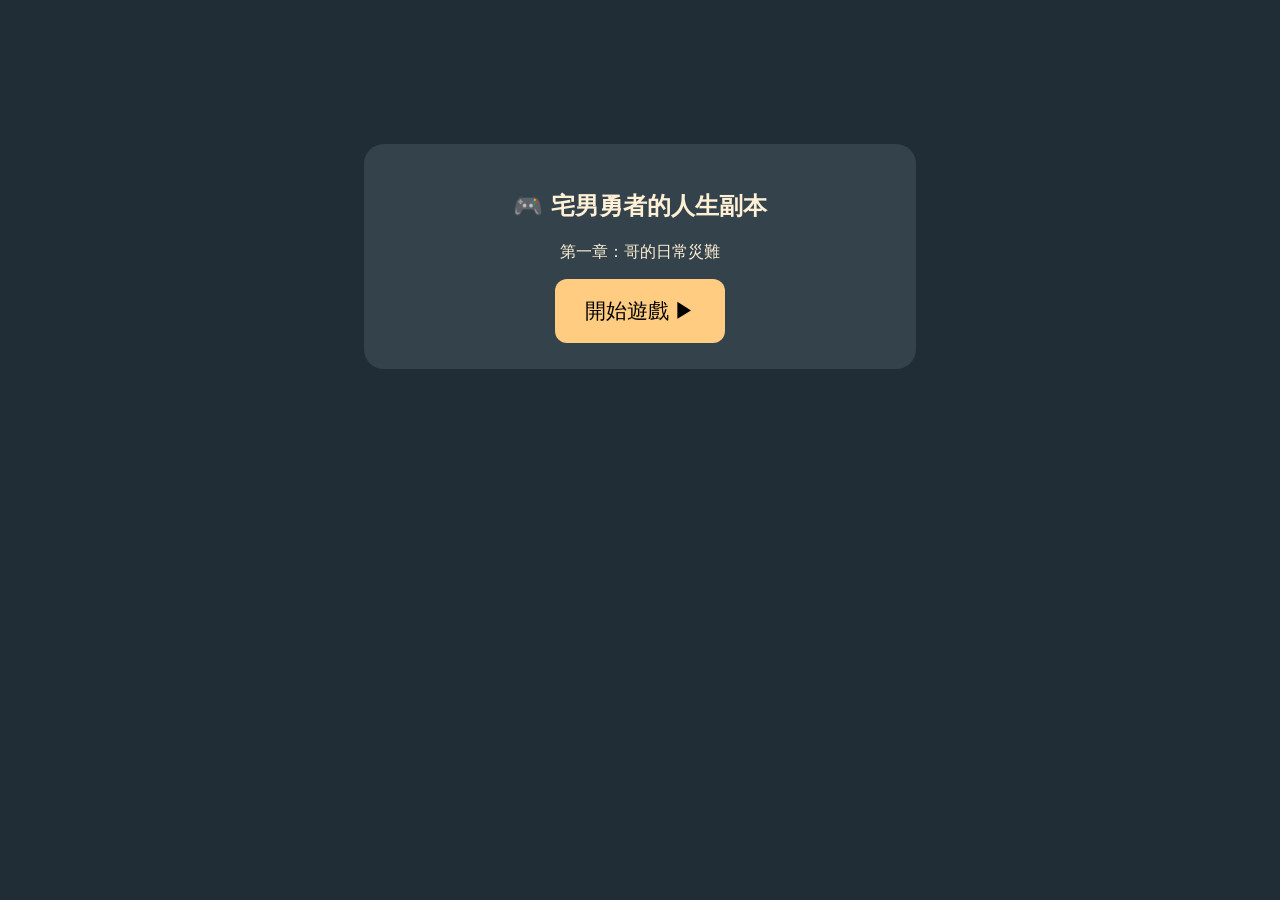
<file: index.html>
<!doctype html><html lang="zh-Hant"><meta charset="utf-8"><meta name="viewport" content="width=device-width,initial-scale=1"><title>宅男勇者的人生副本</title><style>body{background:#202d36;color:#fff0d6;font-family:system-ui;text-align:center;padding:28px}main{max-width:500px;margin:12vh auto;background:#34434b;padding:26px;border-radius:20px}button{background:#ffcc81;border:0;border-radius:12px;padding:18px 30px;font-size:21px;cursor:pointer}#play{display:none}</style><main><section id="home"><h1>🎮 宅男勇者的人生副本</h1><p>第一章：哥的日常災難</p><button onclick="document.getElementById('home').style.display='none';document.getElementById('play').style.display='block'">開始遊戲 ▶</button></section><section id="play"><h1>🎉 成功進入新手村！</h1><p>媽媽：「快去買東西！」</p><p>哥哥：「蛤？又是我喔？」</p><p>妹妹：「不然是我嗎🤣」</p><button onclick="location.reload()">重新開始</button></section></main></html>
</file>
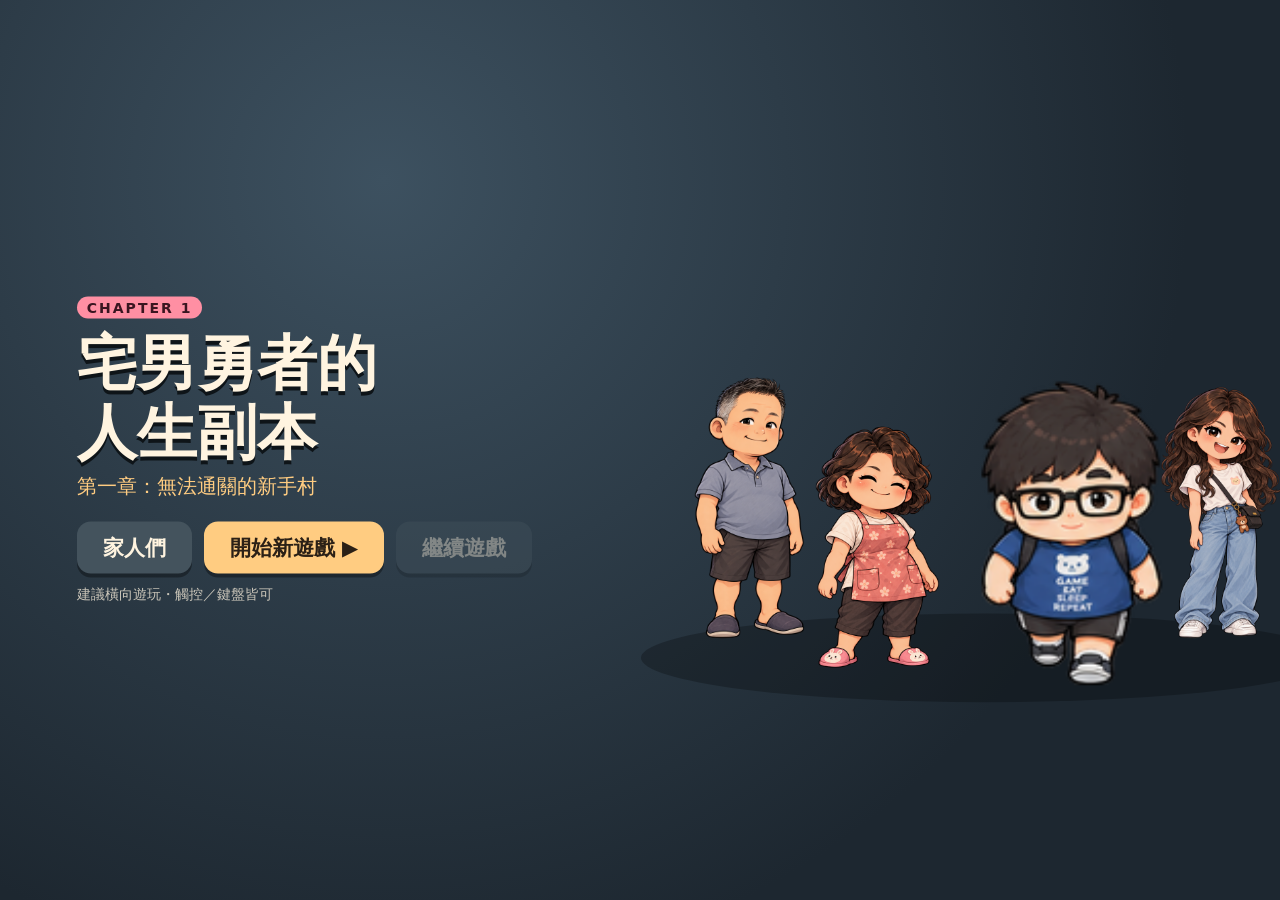
<file: game/index.html>
<!doctype html>
<html lang="zh-Hant">
<head>
<meta charset="utf-8">
<meta name="viewport" content="width=device-width,initial-scale=1,maximum-scale=1,user-scalable=no,viewport-fit=cover">
<meta name="apple-mobile-web-app-capable" content="yes">
<meta name="mobile-web-app-capable" content="yes">
<meta name="apple-mobile-web-app-status-bar-style" content="black-translucent">
<meta name="apple-mobile-web-app-title" content="宅男勇者">
<meta name="format-detection" content="telephone=no">
<meta name="theme-color" content="#1d2730">
<title>宅男勇者的人生副本｜第一章</title>
<link rel="stylesheet" href="style.css">
</head>
<body>
<div id="app">

  <!-- ===== 標題畫面 ===== -->
  <section id="title" class="screen active">
    <canvas id="titleArt" aria-hidden="true"></canvas>
    <div class="title-wrap">
      <div class="title-badge">CHAPTER 1</div>
      <h1>宅男勇者的<br>人生副本</h1>
      <p class="subtitle">第一章：無法通關的新手村</p>
      <div class="title-buttons">
        <button id="btnFamily" class="btn" type="button">家人們</button>
        <button id="btnNew" class="btn primary" type="button">開始新遊戲 ▶</button>
        <button id="btnContinue" class="btn" type="button" disabled>繼續遊戲</button>
      </div>
      <p id="storageNote" class="note warn" hidden>⚠️ 這個瀏覽器目前無法存檔（可能是無痕模式），關掉頁面後進度會消失。</p>
      <p class="note">建議橫向遊玩・觸控／鍵盤皆可</p>
    </div>
  </section>

  <!-- ===== 遊戲畫面（客廳） ===== -->
  <section id="familyGallery" hidden role="dialog" aria-modal="true" aria-labelledby="familyHeading">
    <header><h2 id="familyHeading">勇者的家人們</h2><button id="btnFamilyClose" class="btn" type="button">返回標題</button></header>
    <div class="family-grid"></div>
    <p>有人負責叮嚀，有人安靜陪伴。這一桌，都是勇者最重要的人。</p>
  </section>
  <section id="game" class="screen">
    <canvas id="view"></canvas>
    <div id="hud">
      <div id="objective"><span class="obj-label">任務</span><span id="objText"></span></div>
      <div class="hud-btns">
        <button id="btnBag" type="button" aria-label="回憶背包">🎒<span>背包</span></button>
        <button id="btnSave" type="button" aria-label="存檔">💾<span>存檔</span></button>
        <button id="btnSound" type="button" aria-label="音效開關">🔊</button>
        <button id="btnHome" type="button" aria-label="回到標題">🏠<span>標題</span></button>
      </div>
    </div>
    <div id="controls">
      <div id="dpad" aria-label="方向鍵">
        <div class="dpad-vis">
          <div class="arm up" data-dir="up">▲</div>
          <div class="arm left" data-dir="left">◀</div>
          <div class="arm right" data-dir="right">▶</div>
          <div class="arm down" data-dir="down">▼</div>
          <div class="knob"></div>
        </div>
      </div>
      <button id="btnA" type="button" aria-label="互動"><b>A</b><span id="aLabel">互動</span></button>
    </div>
  </section>

  <!-- ===== 超市畫面 ===== -->
  <section id="shop" class="screen">
    <div class="shop-sign">🛒 巷口超市</div>
    <div class="shelves">
      <div class="shelf"><span>🧴</span><span>🧴</span><span>🫙</span><span>🧴</span><span>🥫</span><span>🧴</span></div>
      <div class="shelf"><span>🥬</span><span>🌿</span><span>🧅</span><span>🥕</span><span>🌿</span><span>🧄</span></div>
      <div class="shelf"><span>🥚</span><span>🥚</span><span>🍮</span><span>🥛</span><span>🥚</span><span>🧈</span></div>
    </div>
    <canvas id="shopBro" aria-hidden="true"></canvas>
    <div id="shopHud">
      <div class="chips"><span class="chip" data-k="soy">醬油</span><span class="chip" data-k="scallion">蔥</span><span class="chip" data-k="egg">雞蛋</span></div>
      <div class="mood">媽媽心情 <b id="moodFace">😊</b></div>
    </div>
  </section>

  <!-- ===== 章節完成 ===== -->
  <section id="clear" class="screen scrollable">
    <div class="clear-wrap">
      <div class="clear-col">
        <div class="title-badge">CHAPTER 1 CLEAR</div>
        <h2>無法通關的新手村……<br>居然通關了！</h2>
        <ul id="clearStats" class="stats"></ul>
        <h3>成就</h3>
        <ul id="clearAch" class="ach"></ul>
      </div>
      <div class="clear-col teaser">
        <div class="next">NEXT CHAPTER</div>
        <h2>第二章<br>朋友就是外掛</h2>
        <p>哥哥的宅友們即將登場。據說他們每個人都身懷一項「完全派不上用場」的奇怪技能……</p>
        <p>而勇者的人生，正悄悄迎來一場重大的<b>「隊伍成員變更」</b>。</p>
        <p class="soon">敬請期待</p>
        <div class="title-buttons">
          <button id="btnClearTitle" class="btn primary" type="button">返回標題</button>
          <button id="btnClearRoam" class="btn" type="button">回客廳閒晃</button>
        </div>
      </div>
    </div>
  </section>

  <!-- ===== 對話（視覺小說式） ===== -->
  <div id="dialogLayer" hidden>
    <div id="choices" class="scrollable"></div>
    <div id="dialog">
      <canvas id="portrait" aria-hidden="true"></canvas>
      <div class="dlg-body">
        <div id="dlgName"></div>
        <div id="dlgText" class="scrollable"></div>
      </div>
      <div id="dlgNext">▼</div>
    </div>
  </div>

  <!-- 取得道具 -->
  <div id="itemGet" class="overlay" hidden>
    <div class="item-card">
      <div class="item-head">✨ 放入回憶背包 ✨</div>
      <div id="itemIcon" class="item-icon"></div>
      <div id="itemName" class="item-name"></div>
      <div id="itemDesc" class="item-desc"></div>
      <div class="tap">點一下繼續</div>
    </div>
  </div>

  <!-- 回憶背包 -->
  <div id="bag" class="overlay" hidden>
    <div class="panel">
      <div class="panel-head"><span>🎒 回憶背包</span><button id="btnBagClose" type="button" aria-label="關閉">✕</button></div>
      <ul id="bagList" class="scrollable"></ul>
    </div>
  </div>

  <!-- 確認框 -->
  <div id="confirm" class="overlay" hidden>
    <div class="panel small">
      <p id="confirmText"></p>
      <div class="row"><button id="confirmOk" class="btn primary" type="button">確定</button><button id="confirmCancel" class="btn" type="button">取消</button></div>
    </div>
  </div>

  <div id="card" hidden><div class="card-title"></div><div class="card-sub"></div></div>
  <div id="phone" hidden><div class="phone-app">💬 家族群組</div><div class="phone-from"></div><div class="phone-text"></div></div>
  <div id="toast" hidden></div>

  <!-- 直式提示 -->
  <div id="rotate">
    <div class="rotate-phone">📱</div>
    <p><b>請把手機轉成橫向</b></p>
    <p class="small">iPhone 若無法旋轉，請先在控制中心關閉「直向鎖定」</p>
    <button id="btnRotateOk" class="btn" type="button">先用直式繼續</button>
  </div>

  <div id="errorBar" hidden>
    <span class="msg"></span>
    <button id="btnErrTitle" type="button">回到標題</button>
    <button id="btnErrClose" type="button" aria-label="關閉">✕</button>
  </div>
</div>
<noscript><p style="color:#fff;padding:20px">需要開啟 JavaScript 才能遊玩。</p></noscript>
<script src="art.js"></script>
<script src="hero-assets.js"></script>
<script src="family-assets.js"></script>
<script src="game.js"></script>
<script src="story.js"></script>
</body>
</html>
</file>
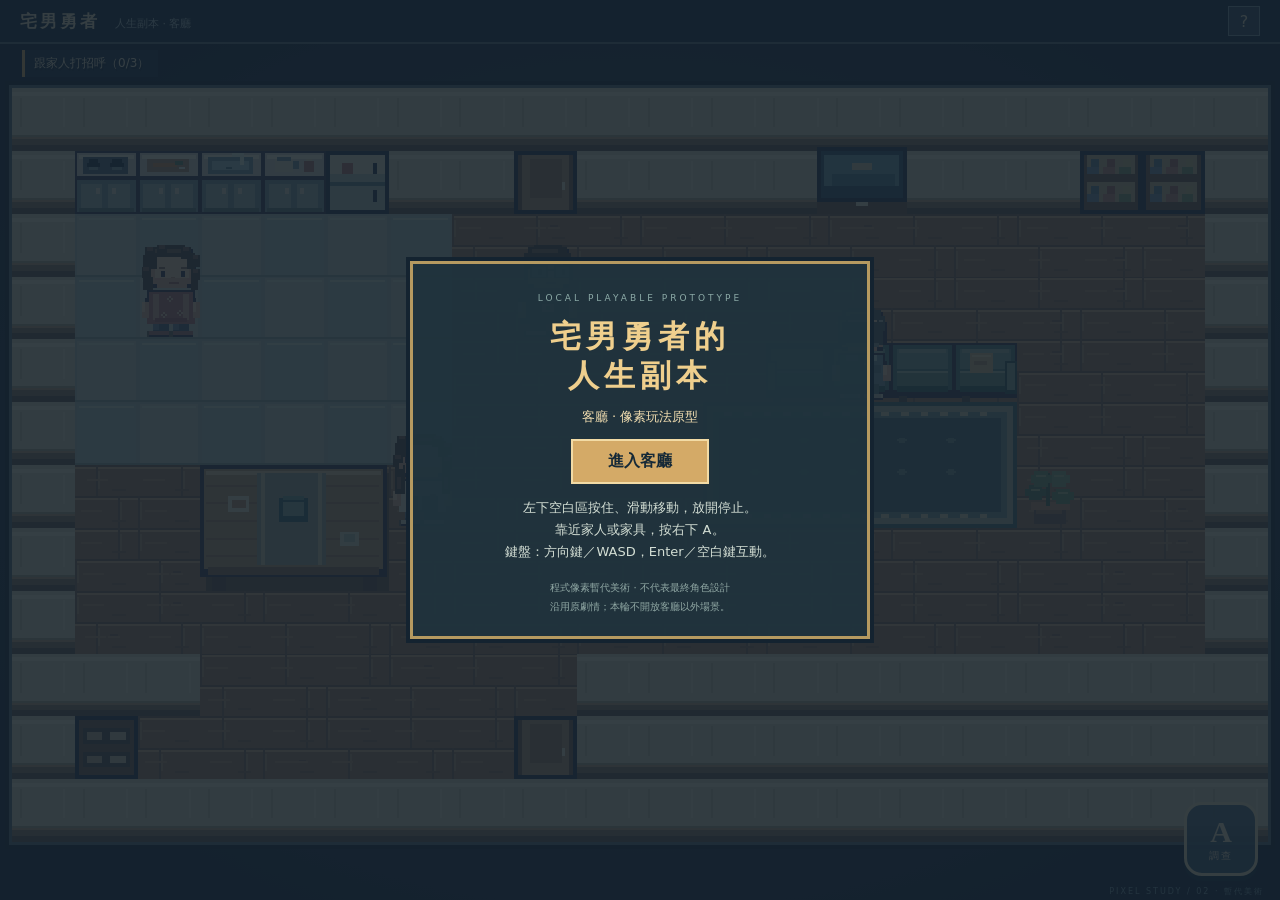
<file: pixel/index.html>
<!doctype html>
<html lang="zh-Hant"><head><meta charset="utf-8"><meta name="viewport" content="width=device-width,initial-scale=1,viewport-fit=cover"><title>宅男勇者｜像素客廳原型</title><link rel="stylesheet" href="style.css"></head>
<body><main id="app">
<header><div><b>宅男勇者</b><span>人生副本 · 客廳</span></div><button id="help" aria-label="操作說明">?</button></header>
<div id="stage"><canvas id="world" width="640" height="384" aria-label="可探索的像素客廳"></canvas></div>
<div id="quest" aria-live="polite"></div><div id="hint"></div>
<div id="pad" role="group" aria-label="隱形方向控制區"></div><button id="action" aria-label="互動或繼續對話">A<span>調查</span></button>
<section id="dialog" hidden aria-live="polite"><canvas id="portrait" width="64" height="96" aria-hidden="true" hidden></canvas><b id="speaker"></b><p id="line"></p><div id="choices"></div><small id="next">點對話框或 A 繼續 ▾</small></section>
<section id="welcome" class="overlay"><div class="panel"><span class="eyebrow">LOCAL PLAYABLE PROTOTYPE</span><h1>宅男勇者的<br>人生副本</h1><p>客廳 · 像素玩法原型</p><button id="start">進入客廳</button><p class="instructions">左下空白區按住、滑動移動，放開停止。<br>靠近家人或家具，按右下 A。<br>鍵盤：方向鍵／WASD，Enter／空白鍵互動。</p><small>程式像素暫代美術 · 不代表最終角色設計<br>沿用原劇情；本輪不開放客廳以外場景。</small></div></section>
<aside id="notice" hidden role="status"></aside><footer>PIXEL STUDY / 02 · 暫代美術</footer>
</main><script src="../game/story.js"></script><script src="art.js"></script><script src="pixel.js"></script></body></html>
</file>
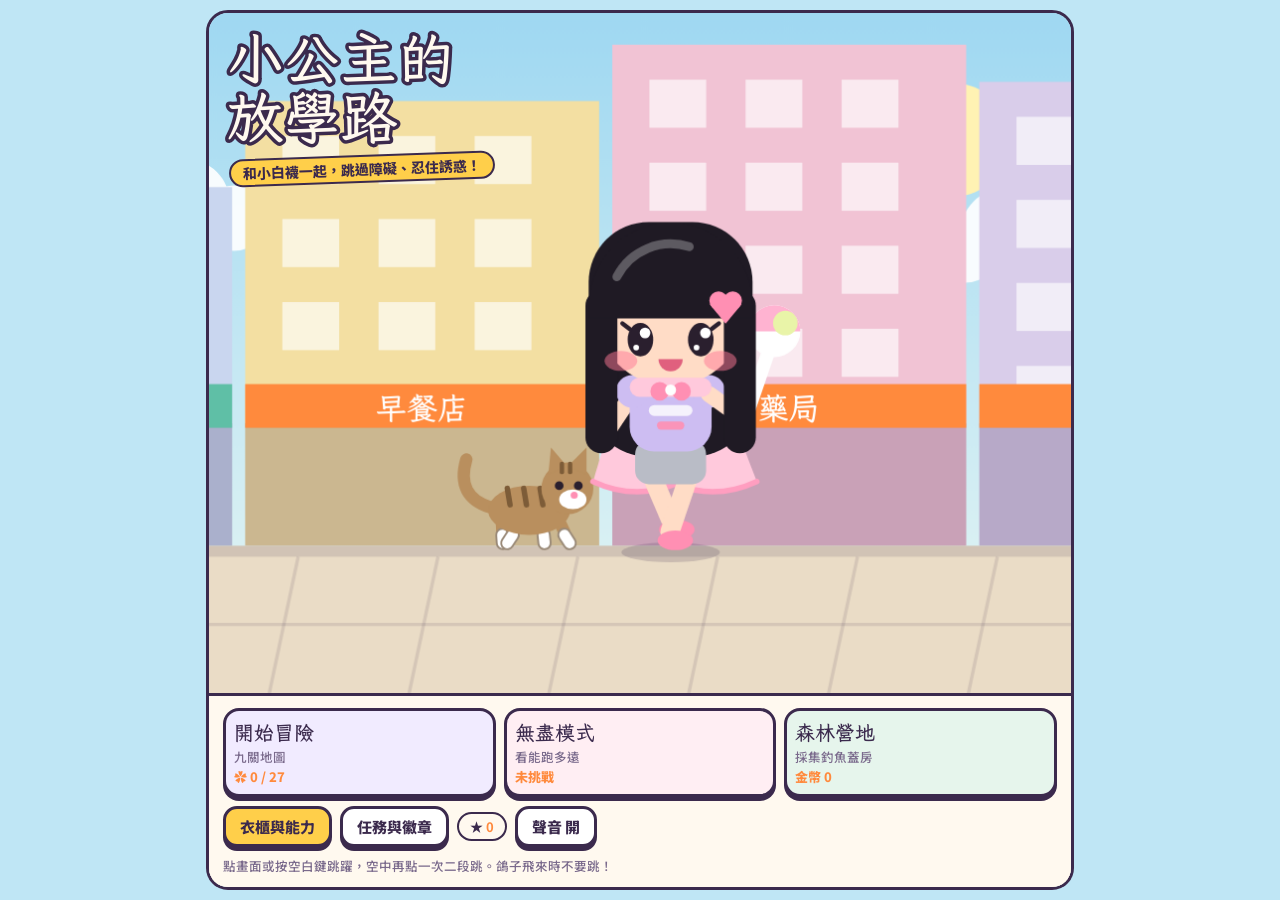
<file: princess/index.html>
<!doctype html><html lang="zh-Hant"><head><meta charset="utf-8"><meta name="viewport" content="width=device-width,initial-scale=1,maximum-scale=1,viewport-fit=cover,user-scalable=no"><style>body{margin:0;position:fixed;top:env(safe-area-inset-top,0);bottom:env(safe-area-inset-bottom,0);left:0;right:0;height:auto!important}[hidden]{display:none!important}</style></head><body>
<title>小公主的放學路</title>
<link rel="stylesheet" href="https://fonts.googleapis.com/css2?family=LXGW+WenKai+TC:wght@400;700&family=Noto+Sans+TC:wght@500;800&display=swap">
<style>
/* Layout: one-screen game. HUD strip on top, a single framed street stage below; every menu and dialogue is a sheet inside the stage. */
:root{
  color-scheme: light;
  --sky:#bfe6f5; --paper:#fff9ef; --ink:#3b2a4d; --ink-soft:#7a6a8c;
  --lav:#b9a4ea; --pink:#ff8fb3; --orange:#ff8a3d; --mint:#7fd3bb; --sun:#ffcf4a;
  --line:#3b2a4d; --off:#f1ece2;
  --display:"LXGW WenKai TC","PingFang TC","Microsoft JhengHei",serif;
  --ui:"Noto Sans TC","PingFang TC","Microsoft JhengHei",sans-serif;
}
html,body{height:100%;touch-action:manipulation;overscroll-behavior:none;-webkit-text-size-adjust:100%}
body{background:var(--sky);color:var(--ink);font-family:var(--ui);font-size:15px;overflow:hidden;
  -webkit-user-select:none;user-select:none;-webkit-tap-highlight-color:transparent}
#app{height:100%;max-width:900px;margin:0 auto;padding-inline:16px;padding-block:10px;display:flex;flex-direction:column;gap:8px;box-sizing:border-box}
button{font:inherit;color:inherit;cursor:pointer}
button:focus-visible{outline:3px solid var(--orange);outline-offset:2px}
button:disabled{cursor:default}

.hud{display:flex;flex-wrap:wrap;gap:6px 8px;align-items:center}
.chip{background:var(--paper);border:2px solid var(--line);border-radius:999px;padding:3px 11px;font-weight:800;font-size:13px;white-space:nowrap;font-variant-numeric:tabular-nums}
.chip b{color:var(--orange)}
.chip.warn{background:var(--pink)}
.chip.hi{background:var(--sun)}
#mname{font-family:var(--display);font-weight:700;font-size:16px;margin-right:auto}
.prog{flex-basis:100%;height:12px;background:var(--paper);border:2px solid var(--line);border-radius:999px;position:relative;overflow:hidden}
.prog i{position:absolute;inset:0 auto 0 0;width:0;background:repeating-linear-gradient(-45deg,var(--lav) 0 8px,var(--pink) 8px 16px)}

#stage{flex:1;min-height:0;position:relative;border:3px solid var(--line);border-radius:22px;overflow:hidden;background:var(--sky);touch-action:none}
#cv{position:absolute;inset:0;width:100%;height:100%;display:block}
.layer{position:absolute;inset:0;display:flex;flex-direction:column}

#title h1{font-family:var(--display);font-weight:700;font-size:clamp(32px,8.5vw,56px);line-height:1.05;margin:16px 18px 0;text-wrap:balance;
  color:var(--paper);-webkit-text-stroke:7px var(--ink);paint-order:stroke fill;letter-spacing:.02em}
#title .tag{margin:8px 20px 0;font-weight:800;font-size:14px;background:var(--sun);border:2px solid var(--line);border-radius:999px;padding:2px 12px;align-self:flex-start;transform:rotate(-2deg)}
.sheet{margin-top:auto;background:var(--paper);border-top:3px solid var(--line);padding:12px 14px;display:flex;flex-direction:column;gap:9px}
.two{display:grid;grid-template-columns:repeat(3,1fr);gap:8px}
.mcard{text-align:left;background:#fff;border:3px solid var(--line);border-radius:16px;padding:8px 8px;box-shadow:0 4px 0 var(--line);display:flex;flex-direction:column;gap:1px;min-width:0}
.mcard:active{transform:translateY(3px);box-shadow:0 1px 0 var(--line)}
.mcard strong{font-family:var(--display);font-size:clamp(16px,4.6vw,20px);white-space:nowrap}
.mcard span{font-size:12.5px;color:var(--ink-soft);font-weight:500}
.mcard em{font-style:normal;font-size:13px;color:var(--orange);font-weight:800}
.mcard.a{background:#f1ebff}.mcard.b{background:#ffeef3}.mcard.c{background:#e6f5ec}
#camp{pointer-events:none;justify-content:space-between}
#camp>*{pointer-events:auto}
.ctop{display:flex;flex-wrap:wrap;gap:6px;padding:10px}
.csheet{max-height:47%;border-top:3px solid var(--line);display:flex;flex-direction:column}
.csheet .row .btn{padding:6px 12px;font-size:14px}
.ctop .chip{font-size:12.5px;padding:2px 9px}
.seg{display:grid;grid-template-columns:repeat(3,1fr);gap:6px}
.seg button{background:#fff;border:3px solid var(--line);border-radius:12px;padding:6px 4px;font-weight:800;font-size:14px}
.seg button.on{background:var(--lav);box-shadow:inset 0 3px 0 rgba(59,42,77,.18)}
.row{display:flex;gap:8px;flex-wrap:wrap;align-items:center}
.btn{background:var(--sun);border:3px solid var(--line);border-radius:14px;padding:7px 14px;font-weight:800;box-shadow:0 4px 0 var(--line);position:relative}
.btn:active{transform:translateY(3px);box-shadow:0 1px 0 var(--line)}
.btn.alt{background:#fff}
.btn.dot::after{content:"";position:absolute;top:-6px;right:-6px;width:12px;height:12px;border-radius:50%;background:var(--pink);border:2px solid var(--line)}
.hint{font-size:12.5px;color:var(--ink-soft);font-weight:500}

#dialog{justify-content:flex-end;padding:12px;pointer-events:none}
.dbox{pointer-events:auto;background:var(--paper);border:3px solid var(--line);border-radius:18px;padding:22px 16px 14px;position:relative;box-shadow:0 5px 0 var(--line);min-height:92px}
.dname{position:absolute;top:-16px;left:14px;background:var(--lav);border:3px solid var(--line);border-radius:10px;padding:1px 12px;font-weight:800;font-size:14px}
.dtext{font-family:var(--display);font-size:19px;line-height:1.5;min-height:2.9em}
.dnext{position:absolute;right:14px;bottom:8px;font-size:12px;color:var(--ink-soft);animation:bop 1s infinite}
.choices{display:flex;flex-direction:column;gap:8px;margin-top:10px}
.choices button{text-align:left;background:#fff;border:3px solid var(--line);border-radius:12px;padding:9px 12px;font-weight:800;box-shadow:0 3px 0 var(--line)}
.choices button:first-child{background:#dff5ee}
.choices button:active{transform:translateY(2px);box-shadow:0 1px 0 var(--line)}
@keyframes bop{50%{transform:translateY(3px)}}

#tap{align-items:center;justify-content:center;gap:12px;background:rgba(59,42,77,.55);padding:16px;text-align:center}
#tap .food{font-size:74px;line-height:1;animation:wob .5s infinite}
@keyframes wob{0%,100%{transform:rotate(-8deg) scale(1)}50%{transform:rotate(8deg) scale(1.08)}}
#tap h2{font-family:var(--display);color:var(--paper);font-size:26px;margin:0}
.bar{width:min(300px,100%);height:20px;background:var(--paper);border:3px solid var(--line);border-radius:999px;overflow:hidden}
.bar i{display:block;height:100%;width:0;background:var(--mint)}
.bar.time i{background:var(--pink);width:100%}
#tapbtn{width:150px;height:150px;border-radius:50%;background:var(--sun);border:4px solid var(--line);box-shadow:0 8px 0 var(--line);font-family:var(--display);font-weight:700;font-size:34px;touch-action:manipulation}
#tapbtn:active{transform:translateY(6px);box-shadow:0 2px 0 var(--line)}
#tap p{color:var(--paper);font-weight:800;margin:0}
#quiz{align-items:center;justify-content:center;gap:14px;background:rgba(59,42,77,.6);padding:18px;text-align:center}
#quiz h2{font-family:var(--display);color:var(--paper);font-size:23px;line-height:1.4;margin:0;max-width:20em;text-wrap:balance}
#qshow{font-size:44px;line-height:1.2;letter-spacing:.1em;background:var(--paper);border:3px solid var(--line);border-radius:16px;padding:8px 16px}
#quiz .choices{width:min(320px,100%);margin:0}
#quiz .choices button{text-align:center;font-size:18px;padding:12px}
#quiz .choices button:first-child{background:#fff}
#qtrack{position:relative;width:min(300px,100%);height:34px;background:var(--paper);border:3px solid var(--line);border-radius:12px;overflow:hidden}
#qzone{position:absolute;top:0;bottom:0;background:var(--mint)}
#qptr{position:absolute;top:-2px;bottom:-2px;width:8px;margin-left:-4px;background:var(--ink);border-radius:4px}

.panel{background:var(--paper);overflow:auto;padding:14px;gap:12px;touch-action:pan-y}
.panel h2{font-family:var(--display);font-size:26px;margin:0}
.panel h3{margin:6px 0 0;font-size:13px;letter-spacing:.12em;color:var(--ink-soft)}
.phead{display:flex;gap:10px;align-items:center;flex-wrap:wrap}
.phead h2{margin-right:auto}
.levels{display:grid;grid-template-columns:repeat(auto-fill,minmax(150px,1fr));gap:10px}
.lv{text-align:left;background:#fff;border:3px solid var(--line);border-radius:16px;padding:8px 10px;box-shadow:0 4px 0 var(--line);display:flex;flex-direction:column;gap:2px;min-width:0}
.lv:active{transform:translateY(3px);box-shadow:0 1px 0 var(--line)}
.lv .no{font-size:12px;font-weight:800;color:var(--ink-soft)}
.lv strong{font-family:var(--display);font-size:18px;line-height:1.2}
.lv span{font-size:12px;color:var(--ink-soft);font-weight:500}
.lv .fl{color:var(--pink);letter-spacing:.1em;font-size:16px}
.lv .fl s{text-decoration:none;color:#e3d9c8}
.lv.lock{background:var(--off);box-shadow:none}
.lv.lock strong{color:var(--ink-soft)}
.lv.boss{background:#f1ebff}
.wtop{display:flex;gap:12px;align-items:center;flex-wrap:wrap}
#pv{width:150px;height:170px;background:var(--sky);border:3px solid var(--line);border-radius:16px;flex:none}
.wtop .info{flex:1;min-width:150px;display:flex;flex-direction:column;gap:8px;align-items:flex-start}
.items{display:grid;grid-template-columns:repeat(auto-fill,minmax(100px,1fr));gap:8px}
.item{background:#fff;border:3px solid var(--line);border-radius:12px;padding:7px 6px;font-weight:800;font-size:13.5px;display:flex;flex-direction:column;gap:1px;align-items:center;text-align:center}
.item small{font-weight:500;font-size:11.5px;color:var(--ink-soft)}
.item.on{background:var(--lav)}.item.on small{color:var(--ink)}
.item.lock{background:var(--off)}
.no-go{animation:shake .3s}
@keyframes shake{25%{transform:translateX(-5px)}75%{transform:translateX(5px)}}
.list{display:flex;flex-direction:column;gap:8px}
.line{display:flex;gap:10px;align-items:center;background:#fff;border:3px solid var(--line);border-radius:12px;padding:8px 10px}
.line .tx{flex:1;min-width:0;display:flex;flex-direction:column}
.line .tx b{font-size:14px}.line .tx span{font-size:12px;color:var(--ink-soft);font-weight:500}
.line .btn{padding:4px 10px;font-size:13px;box-shadow:0 3px 0 var(--line);white-space:nowrap}
.line .btn:disabled{background:var(--off);box-shadow:none;color:var(--ink-soft)}
.pips{letter-spacing:.15em;color:var(--orange)}
.badges{display:grid;grid-template-columns:repeat(auto-fill,minmax(98px,1fr));gap:8px}
.badge{background:#fff;border:3px solid var(--line);border-radius:12px;padding:8px 6px;text-align:center;display:flex;flex-direction:column;gap:2px;align-items:center}
.badge i{font-style:normal;font-size:28px;line-height:1.1}
.badge b{font-size:13px}.badge span{font-size:11px;color:var(--ink-soft);font-weight:500}
.badge.off{background:var(--off)}.badge.off i{filter:grayscale(1);opacity:.35}
#result{align-items:center;justify-content:center;text-align:center}
#result .rate{font-size:44px;letter-spacing:.12em;color:var(--pink);line-height:1}
#result .rate s{text-decoration:none;color:#e3d9c8}
#result p{margin:0;font-family:var(--display);font-size:18px;line-height:1.5;max-width:26em}
#rending{font-family:var(--display);font-weight:700;background:var(--sun);border:3px solid var(--line);border-radius:12px;padding:4px 14px;transform:rotate(-1.5deg)}
.stats{display:flex;gap:8px;flex-wrap:wrap;justify-content:center}
@media (prefers-reduced-motion:reduce){#tap .food,.dnext{animation:none}}
</style>

<div id="app">
  <div class="hud" id="hud" hidden>
    <span id="mname"></span>
    <span class="chip" id="cres"></span>
    <span class="chip">忍住 <b id="cwill">0</b></span>
    <span class="chip">★ <b id="cstar">0</b></span>
    <span class="chip hi" id="cfx" hidden></span>
    <span class="chip hi" id="cq" hidden></span>
    <div class="prog" id="prog" aria-hidden="true"><i id="pbar"></i></div>
  </div>
  <div id="stage">
    <canvas id="cv"></canvas>

    <div class="layer" id="title">
      <h1>小公主的<br>放學路</h1>
      <span class="tag">和小白襪一起，跳過障礙、忍住誘惑！</span>
      <div class="sheet" id="tsheet">
        <div class="two">
          <button class="mcard a" id="tomap"><strong>開始冒險</strong><span>九關地圖</span><em id="hflow"></em></button>
          <button class="mcard b" id="toend"><strong>無盡模式</strong><span>看能跑多遠</span><em id="hend"></em></button>
          <button class="mcard c" id="tocamp"><strong>森林營地</strong><span>採集釣魚蓋房</span><em id="hcamp"></em></button>
        </div>
        <div class="row">
          <button class="btn" id="toshop">衣櫃與能力</button>
          <button class="btn alt" id="tobook">任務與徽章</button>
          <span class="chip">★ <b id="wallet0">0</b></span>
          <button class="btn alt" id="snd" aria-pressed="true">聲音 開</button>
        </div>
        <span class="hint">點畫面或按空白鍵跳躍，空中再點一次二段跳。鴿子飛來時不要跳！</span>
      </div>
    </div>

    <div class="layer panel" id="map" hidden>
      <div class="phead"><h2>冒險地圖</h2><span class="chip">小花 <b id="mflow">0</b> / 27</span><button class="btn alt" data-home>回首頁</button></div>
      <span class="hint">過關拿小花，小花夠多才會開下一關。全部忍住沒亂花，就有三朵。</span>
      <div class="levels" id="levels"></div>
    </div>

    <div class="layer" id="dialog" hidden>
      <div class="dbox" id="dbox">
        <span class="dname" id="dname"></span>
        <div class="dtext" id="dtext"></div>
        <div class="choices" id="choices" hidden></div>
        <span class="dnext" id="dnext">點一下繼續 ▼</span>
      </div>
    </div>

    <div class="layer" id="tap" hidden>
      <div class="food" id="tfood"></div>
      <h2>快連點，忍住！</h2>
      <div class="bar"><i id="twill"></i></div>
      <button id="tapbtn">忍住</button>
      <div class="bar time"><i id="ttime"></i></div>
      <p>時間條跑完前把忍耐力點滿</p>
    </div>

    <div class="layer" id="quiz" hidden>
      <h2 id="qhead"></h2>
      <div id="qshow" hidden></div>
      <div id="qtrack" hidden><div id="qzone"></div><div id="qptr"></div></div>
      <div class="choices" id="qopts"></div>
      <div class="bar time" id="qtimebar"><i id="qtime"></i></div>
    </div>

    <div class="layer panel" id="shop" hidden>
      <div class="wtop">
        <canvas id="pv" width="300" height="340"></canvas>
        <div class="info">
          <h2>衣櫃與能力</h2>
          <span class="chip">我的星星 ★ <b id="wallet1">0</b></span>
          <span class="chip hi">金幣 <b id="wcoin">0</b></span>
          <span class="hint" id="wmsg">用路上撿到的星星換造型、練能力。</span>
          <button class="btn" data-home>好了</button>
        </div>
      </div>
      <div id="shopbody"></div>
    </div>

    <div class="layer panel" id="book" hidden>
      <div class="phead"><h2>任務與徽章</h2><span class="chip">★ <b id="wallet2">0</b></span><button class="btn alt" data-home>回首頁</button></div>
      <h3>今日任務（每天換新）</h3>
      <div class="list" id="daily"></div>
      <h3 id="bcount">徽章蒐集冊</h3>
      <div class="badges" id="badges"></div>
    </div>

    <div class="layer" id="camp" hidden>
      <div class="ctop">
        <span class="chip">🪵 <b id="cwood">0</b></span><span class="chip">🍖 <b id="cmeat">0</b></span><span class="chip">🐟 <b id="cfish">0</b></span><span class="chip">🍲 <b id="cdish">0</b></span>
        <span class="chip" id="cbagc">背包 <b id="cbag">0</b></span><span class="chip" id="cstac">體力 <b id="csta">0</b></span>
        <span class="chip hi">金幣 <b id="ccoin">0</b></span>
      </div>
      <div class="csheet panel">
        <div class="seg"><button id="ar-forest">森林</button><button id="ar-lake">冰湖</button><button id="ar-base">營地</button></div>
        <div class="row"><button class="btn" id="csell">全部賣掉</button><button class="btn alt" id="ceat">吃東西</button><button class="btn alt" data-home>回首頁</button></div>
        <span class="hint" id="cmsg"></span>
        <h3>訂單</h3><div class="list" id="corders"></div>
        <h3>裝備</h3><div class="list" id="cequip"></div>
      </div>
    </div>

    <div class="layer panel" id="result" hidden>
      <span id="rending" hidden></span>
      <h2 id="rtitle"></h2>
      <div class="rate" id="rrate"></div>
      <p id="rtext"></p>
      <div class="stats" id="rstats"></div>
      <p id="rnew" class="hint" hidden></p>
      <div class="row" style="justify-content:center">
        <button class="btn" id="rnext">下一關</button>
        <button class="btn alt" id="ragain">再玩一次</button>
        <button class="btn alt" id="rmap">地圖</button>
        <button class="btn alt" data-home>回首頁</button>
      </div>
    </div>
  </div>
</div>

<script>
(function(){
const $=id=>document.getElementById(id);
const cv=$('cv'),ctx=cv.getContext('2d'),stage=$('stage');
const reduce=matchMedia('(prefers-reduced-motion:reduce)').matches;
const HAIR='#1f1a24',SKIN='#ffdcc6';
const FONT='"LXGW WenKai TC","PingFang TC","Microsoft JhengHei",sans-serif';
const rnd=Math.random;
function shuffle(a){a=a.slice();for(let i=a.length-1;i>0;i--){const j=Math.floor(rnd()*(i+1));const t=a[i];a[i]=a[j];a[j]=t;}return a;}

/* ---------- data ---------- */
const SHOP={
  hair:{label:'頭飾',items:[{id:'none',name:'愛心髮夾',cost:0},{id:'bow',name:'蝴蝶結',cost:20,fx:'忍住少點 1 下'},{id:'cat',name:'貓耳朵',cost:40,fx:'二段跳更高'},{id:'crown',name:'皇冠',cost:80,fx:'星星收入 +20%'},
    {id:'wreath',name:'花環',cost:35},{id:'bunny',name:'兔耳朵',cost:45},{id:'beret',name:'貝雷帽',cost:40},{id:'beanie',name:'毛線帽',cost:60,coin:true}]},
  face:{label:'眼鏡',items:[{id:'none',name:'不戴',cost:0},{id:'round',name:'圓框眼鏡',cost:25},{id:'sun',name:'太陽眼鏡',cost:40},{id:'heart',name:'愛心墨鏡',cost:80,coin:true}]},
  neck:{label:'披風與脖子',items:[{id:'cape',name:'淺粉小披風',cost:0},{id:'none',name:'不戴',cost:0},{id:'scarf',name:'紅圍巾',cost:25},{id:'pearl',name:'珍珠項鍊',cost:45},{id:'rcape',name:'紅色披風',cost:120,coin:true}]},
  back:{label:'背上',items:[{id:'none',name:'不背',cost:0},{id:'bag',name:'書包',cost:20},{id:'angel',name:'天使翅膀',cost:90},{id:'fly',name:'蝴蝶翅膀',cost:150,coin:true}]},
  top:{label:'上衣',items:[{id:'lav',name:'薰衣草紫',cost:0,color:'#cdbdf2'},{id:'pink',name:'蜜桃粉',cost:15,color:'#ffb3c9'},{id:'mint',name:'薄荷綠',cost:15,color:'#a8e6d1'},{id:'lemon',name:'檸檬黃',cost:15,color:'#ffe58a'},{id:'sky',name:'天空藍',cost:15,color:'#a9d4ff'},{id:'white',name:'牛奶白',cost:20,color:'#f7f3ea'},{id:'coral',name:'珊瑚橘',cost:20,color:'#ffb08a'}]},
  bottom:{label:'下身',items:[{id:'shorts',name:'灰色短褲',cost:0},{id:'skirt',name:'百褶裙',cost:30},{id:'jeans',name:'牛仔褲',cost:30}]},
  hand:{label:'手上拿的',items:[{id:'candy',name:'棉花糖棒',cost:0},{id:'none',name:'空手',cost:0},{id:'balloon',name:'氣球',cost:25},{id:'wand',name:'星星魔法棒',cost:50},{id:'bouquet',name:'花束',cost:35},{id:'umb',name:'小雨傘',cost:40},{id:'axe',name:'小斧頭',cost:50,coin:true}]},
  pet:{label:'小白襪的配件',items:[{id:'none',name:'不戴',cost:0},{id:'bell',name:'鈴鐺項圈',cost:20},{id:'tie',name:'小領結',cost:30},{id:'pcrown',name:'小皇冠',cost:60},{id:'pscarf',name:'小圍巾',cost:25},{id:'phat',name:'小草帽',cost:70,coin:true}]}
};
const UPS=[
  {id:'jump',name:'彈跳力',d:'每級跳得更高一點',cost:[30,60,100]},
  {id:'will',name:'忍耐力',d:'每級忍住時少點 2 下',cost:[40,80,120]},
  {id:'guard',name:'護身符',d:'每級每趟多擋 1 次撞擊',cost:[60,120]},
  {id:'magnet',name:'星星手',d:'每級撿星星的範圍變大',cost:[30,60,90]}
];
const TEMPT=[
  {who:'雞排老闆',food:'🍗',sign:'香雞排',line:'妹妹～剛起鍋的雞排，咬下去會卡滋卡滋喔！來一塊？',money:60,sec:12,name:'雞排'},
  {who:'飲料店姐姐',food:'🧋',sign:'珍珠奶茶',line:'今天珍奶第二杯半價，珍珠是剛煮好的喔～',money:50,sec:12,name:'珍奶'},
  {who:'雞蛋糕阿姨',food:'🧇',sign:'雞蛋糕',line:'熱呼呼的雞蛋糕出爐囉，聞到香味了嗎？',money:30,sec:10,name:'雞蛋糕'},
  {who:'夾娃娃機',food:'🧸',sign:'夾娃娃',line:'（娃娃就卡在洞口旁邊……再夾一次一定會掉下來吧？）',money:40,sec:14,name:'夾娃娃',after:'夾了好幾次，娃娃還是沒掉下來……',slip:'手不聽話……還是投了硬幣，結果沒夾到。'},
  {who:'零食店老闆',food:'🍭',sign:'零食批發',line:'新口味洋芋片到貨！還有妳最愛的軟糖喔。',money:35,sec:10,name:'零食'},
  {who:'鹽酥雞攤',food:'🍢',sign:'鹽酥雞',line:'鹽酥雞加九層塔，現炸的最香了！',money:55,sec:12,name:'鹽酥雞'},
  {who:'冰淇淋車',food:'🍦',sign:'霜淇淋',line:'叮叮噹～今天有草莓牛奶口味的霜淇淋喔！',money:45,sec:11,name:'霜淇淋'},
  {who:'甜甜圈店員',food:'🍩',sign:'甜甜圈',line:'剛淋上巧克力的甜甜圈，買一個送一個～',money:50,sec:11,name:'甜甜圈'},
  {who:'扭蛋機',food:'🎁',sign:'扭蛋',line:'（這一台有隱藏版耶……轉一顆就好？）',money:60,sec:13,name:'扭蛋',after:'轉到一顆扭蛋，打開是普通版……',slip:'手不聽話……還是轉了一顆，不是隱藏版。'},
  {who:'地瓜球阿伯',food:'🍠',sign:'地瓜球',line:'QQ 的地瓜球，剛炸好還在冒煙喔！',money:35,sec:10,name:'地瓜球'},
  {who:'熱狗攤',food:'🌭',sign:'大熱狗',line:'大熱狗加起司，要不要來一支？',money:45,sec:11,name:'熱狗'},
  {who:'糖葫蘆姐姐',food:'🍡',sign:'糖葫蘆',line:'草莓糖葫蘆，外面脆脆、裡面酸酸甜甜的～',money:40,sec:10,name:'糖葫蘆'}
];
const MATES=[
  {who:'同學小美',food:'🃏',name:'貼紙',line:'欸欸！文具店進了新的貼紙和卡牌，一起去看嘛，看一下下就好！',money:40,sec:12,after:'和小美挑了好多貼紙，好開心！',slip:'腳自己跟著小美走進文具店了……',ch:'timing',dare:'那這樣！妳幫我停在綠色的地方，停對了我就不吵妳。',st:{body:'#ffb3c9',hair:'#3a2a2a',s:0.82,bun:true}},
  {who:'同學阿哲',food:'🎲',name:'一番賞',line:'我們要去便利商店抽一番賞，聽說還有大獎沒被抽走，妳也來！',money:60,sec:13,after:'和阿哲抽了一番賞，抽到小吊飾。',slip:'還是忍不住跟阿哲去抽了一張……',ch:'rps',dare:'不然猜拳！妳贏我或平手，我就自己去。',st:{body:'#a9d4ff',hair:'#2f2a33',s:0.82}},
  {who:'同學小安',food:'🏀',name:'投籃機',line:'公園旁邊新開了投籃機，我們來比賽誰投得多，走嘛！',money:30,sec:14,after:'和小安比了一場投籃，好過癮！',slip:'被小安拉去投了一場籃球……',ch:'memory',dare:'那考妳記憶力！記得住我就放妳走。',st:{body:'#ffe58a',hair:'#5a3a2a',s:0.82}},
  {who:'班長',food:'🥤',name:'手搖飲',line:'我要去買手搖飲，第二杯比較便宜，我們一人一杯剛剛好！',money:45,sec:11,after:'和班長一人一杯，冰冰涼涼的真好喝！',slip:'還是跟班長合買了一杯……',ch:'math',dare:'答對這題數學，我就不拉妳去。',st:{body:'#a8e6d1',hair:'#1f1a24',s:0.82,perm:true}},
  {who:'同學小語',food:'📺',name:'動畫',line:'我家就在旁邊，新的一集今天更新耶！順便買包零食，看完再走嘛～',money:35,sec:15,after:'和小語看了一集動畫，還吃了零食。',slip:'想說看五分鐘就好，結果看完一整集……',ch:'eng',dare:'那考妳一個英文單字，答對就放妳走！',st:{body:'#cdbdf2',hair:'#6a4a3a',s:0.82}}
];
const QUESTS=[
  {id:'cat',who:'王奶奶',title:'找小橘',ask:'小公主～我們家的貓小橘又溜出去了，妳在路上看到可以幫我抱回來嗎？',items:[{k:'cat',dx:540,h:22}],doneWho:'小公主',done:'抱到小橘了！回家的時候送去給王奶奶。'},
  {id:'paper',who:'陳伯伯',title:'撿報紙',ask:'唉呀，我的報紙被風吹走了！妳腳程快，可以幫我撿回來嗎？一共三張。',items:[{k:'paper',dx:390,h:70},{k:'paper',dx:540,h:150},{k:'paper',dx:690,h:64}],doneWho:'小公主',done:'三張都撿到了！陳伯伯一定很開心。'},
  {id:'balloon',who:'隔壁小弟弟',title:'抓氣球',ask:'嗚嗚……我的氣球飛走了，姐姐可以幫我抓回來嗎？它飛得好高。',items:[{k:'balloon',dx:540,h:200}],doneWho:'小公主',done:'抓到氣球了！小弟弟不用哭了。'},
  {id:'bento',who:'林阿姨',title:'送便當',ask:'可以幫阿姨把便當拿給前面巷口的警衛叔叔嗎？路上不要撞到東西，便當會打翻喔！',deliver:true,dx:720,failHit:'便當打翻了……',doneWho:'警衛叔叔',done:'便當還熱熱的，一點都沒灑出來，謝謝小公主！'},
  {id:'dog',who:'李叔叔',title:'遛小黑',ask:'我腳扭到了，可以幫我把小黑牽到前面的公園口嗎？牠跑很快，妳要跟緊，別撞到東西喔！',deliver:true,fast:true,dx:820,failHit:'小黑嚇一跳，自己跑回家了……',doneWho:'小公主',done:'到公園口了！小黑一直搖尾巴，好像很開心。'},
  {id:'ball',who:'巷口的小妹妹',title:'追皮球',ask:'我的皮球彈走了！它一直跳一直跳，姐姐可以幫我抓住嗎？',items:[{k:'ball',dx:560,h:0,bounce:true}],doneWho:'小公主',done:'抓到皮球了！它跳得真高。'},
  {id:'change',who:'雜貨店老闆娘',title:'幫忙找零',quiz:'change',ask:'妹妹，阿姨的老花眼鏡忘了帶，可以幫我算一下要找客人多少錢嗎？',fail:'哎呀，好像算錯了。沒關係，阿姨用計算機再按一次。',doneWho:'雜貨店老闆娘',done:'算得又快又對，謝謝妳！'},
  {id:'place',who:'迷路的觀光客',title:'英文指路',quiz:'place',ask:'Excuse me! Can you help me?（他好像迷路了，要幫他嗎？）',fail:'（好像指錯方向了……他改去問別人了。）',doneWho:'迷路的觀光客',done:'Thank you so much!'}
];
const NPCSTYLE={cat:{body:'#c98fb0',hair:'#d8d8de',bun:true},paper:{body:'#7fa6c9',hair:'#8a8a92'},balloon:{body:'#ffd35c',hair:'#3a2a2a',s:0.72},bento:{body:'#8fd0b0',hair:'#5a3a2a',perm:true},guard:{body:'#4a6fb5',hair:'#2f2a33',cap:true},dog:{body:'#6f9f7a',hair:'#3a2a2a'},ball:{body:'#ff9ec0',hair:'#3a2a2a',s:0.7,bun:true},change:{body:'#e0a070',hair:'#5a3a2a',perm:true},place:{body:'#7fc4e0',hair:'#d9a441',cap:true},mom:{body:'#ff9aa8',hair:'#3a2a2a',perm:true}};
const LEVELS=[
  {id:'l1',name:'放學鐘響',desc:'第一次自己走去補習班',type:'time',scene:'day',len:9000,stalls:3,mates:1,npcs:1,sp:[230,60],gap:[380,260],slack:16,goal:'補習班',need:0},
  {id:'l2',name:'幫媽媽買醬油',desc:'帶 200 元，要留 150 元買東西',type:'money',scene:'day',len:10000,stalls:4,mates:1,npcs:1,sp:[240,70],gap:[360,250],money:200,keep:150,goal:'超市',need:1},
  {id:'l3',name:'公園捷徑',desc:'小狗和鴿子特別多',type:'time',scene:'park',len:11000,stalls:3,mates:2,npcs:2,sp:[250,80],gap:[330,230],slack:15,goal:'補習班',need:3,mix:'animals'},
  {id:'l4',name:'下雨天',desc:'到處是水坑，帶 200 元留 150 元',type:'money',scene:'rain',len:11000,stalls:5,mates:1,npcs:1,sp:[250,80],gap:[320,220],money:200,keep:150,goal:'超市',need:5,mix:'puddles'},
  {id:'l5',name:'夜市入口',desc:'攤位一個接一個',type:'time',scene:'dusk',len:13000,stalls:8,mates:1,npcs:1,sp:[260,90],gap:[320,220],slack:14,goal:'補習班',need:7},
  {id:'l6',name:'同學大軍',desc:'今天大家都想約妳',type:'time',scene:'day',len:13000,stalls:3,mates:5,npcs:2,sp:[265,95],gap:[310,220],slack:13,goal:'補習班',need:9},
  {id:'l7',name:'颱風前採買',desc:'風大雨大，帶 250 元留 200 元',type:'money',scene:'rain',len:14000,stalls:6,mates:2,npcs:2,sp:[275,100],gap:[300,210],money:250,keep:200,goal:'超市',need:12,mix:'puddles'},
  {id:'l8',name:'夜市大街',desc:'整條街都是香味，帶 220 元留 160 元',type:'money',scene:'night',len:15000,stalls:10,mates:2,npcs:1,sp:[280,105],gap:[300,210],money:220,keep:160,goal:'雜貨店',need:15},
  {id:'l9',name:'補習班大魔王',desc:'最長、最快、誘惑最多的一天',type:'time',scene:'night',len:19000,stalls:10,mates:4,npcs:3,sp:[290,120],gap:[290,200],slack:13,goal:'補習班',need:18,boss:true}
];
const ENDLESS={id:'endless',name:'無盡模式',type:'endless',scene:'day'};
const ESCENES=['day','park','dusk','night','rain'];
const SCENES={
  day:{sky:['#9fd8f2','#e6f6f4'],orb:'#fff2b3',ground:'#eadcc6'},
  park:{sky:['#a6e0f0','#eaf8e4'],orb:'#fff2b3',ground:'#e6dfc2',trees:true},
  rain:{sky:['#8e9bb0','#cfd6de'],tint:'rgba(70,80,110,.24)',ground:'#cfc8bb',rain:true},
  dusk:{sky:['#ff9e7a','#ffe1a8'],orb:'#fff0c0',tint:'rgba(255,120,60,.14)',ground:'#e8d2b8',lantern:true},
  night:{sky:['#2a2456','#5a4a8a'],orb:'#f4f0d8',tint:'rgba(30,20,70,.4)',ground:'#b9aec4',lantern:true,stars:true}
};
const DAILY=[
  {id:'resist',t:'忍住誘惑 8 次',n:8,r:25},{id:'stars',t:'撿到 120 顆星星',n:120,r:20},{id:'help',t:'幫鄰居 2 次',n:2,r:25},
  {id:'runs',t:'跑完 3 趟',n:3,r:20},{id:'dist',t:'無盡模式累計跑 1500 公尺',n:1500,r:30},{id:'clean',t:'一趟完全沒撞到',n:1,r:30}
];
const BADGES=[
  {id:'first',ic:'🎒',name:'第一次出門',d:'通過任何一關',t:function(s){return s.clears>=1;}},
  {id:'perfect',ic:'🌸',name:'一朵都不少',d:'任何一關拿三朵花',t:function(){return LEVELS.some(function(l){return S.best[l.id]===3;});}},
  {id:'will30',ic:'💪',name:'忍耐新手',d:'累計忍住 30 次',t:function(s){return s.resist>=30;}},
  {id:'will100',ic:'🧘',name:'忍耐大師',d:'累計忍住 100 次',t:function(s){return s.resist>=100;}},
  {id:'help10',ic:'🤝',name:'好鄰居',d:'累計幫鄰居 10 次',t:function(s){return s.helped>=10;}},
  {id:'clean',ic:'✨',name:'毫髮無傷',d:'過關而且完全沒撞到',t:function(s){return s.clean>=1;}},
  {id:'rich',ic:'⭐',name:'星星富翁',d:'累計撿到 1000 顆星星',t:function(s){return s.starsTotal>=1000;}},
  {id:'e1000',ic:'🏃',name:'長跑健將',d:'無盡模式 1000 公尺',t:function(){return S.endless>=1000;}},
  {id:'e2500',ic:'🚀',name:'停不下來',d:'無盡模式 2500 公尺',t:function(){return S.endless>=2500;}},
  {id:'style',ic:'👗',name:'穿搭達人',d:'擁有 8 件造型',t:function(){return Object.keys(S.owned).length>=8;}},
  {id:'boss',ic:'🏆',name:'大魔王剋星',d:'通過補習班大魔王',t:function(){return (S.best.l9||0)>=2;}},
  {id:'wood',ic:'🪓',name:'小小伐木工',d:'營地累計砍 300 個木頭',t:function(){return S.camp.tw>=300;}},
  {id:'orders',ic:'📦',name:'使命必達',d:'營地完成 15 張訂單',t:function(){return S.camp.done>=15;}},
  {id:'camp',ic:'🔥',name:'營地達人',d:'營火升到最高級',t:function(){return S.camp.eq.fire>=3;}},
  {id:'all',ic:'👑',name:'真正的小公主',d:'九關全部三朵花',t:function(){return LEVELS.every(function(l){return S.best[l.id]===3;});}}
];

/* ---------- save ---------- */
let S={stars:0,owned:{},fit:{hair:'none',face:'none',neck:'cape',back:'none',top:'lav',bottom:'shorts',hand:'candy',pet:'none'},best:{},sound:true,
  camp:{wood:0,meat:0,fish:0,dish:0,coin:0,sta:40,staT:0,seen:0,done:0,tw:0,fuelT:0,lumT:0,trapT:0,orders:[],b:{kitchen:0,lumber:0,trap:0},eq:{axe:0,knife:0,rod:0,bag:0,fire:0,cat:0}},
  up:{jump:0,will:0,guard:0,magnet:0},badges:{},stats:{clears:0,resist:0,helped:0,clean:0,starsTotal:0},endless:0,daily:null};
try{const r=JSON.parse(localStorage.getItem('princess-walk')||'null');
  if(r&&r.fit){['stars','owned','sound','endless','daily','badges','capeGiven'].forEach(function(k){if(r[k]!==undefined)S[k]=r[k];});
    Object.assign(S.fit,r.fit);Object.assign(S.up,r.up||{});Object.assign(S.stats,r.stats||{});
    if(r.camp){const eq=Object.assign(S.camp.eq,r.camp.eq||{}),bb=Object.assign(S.camp.b,r.camp.b||{});Object.assign(S.camp,r.camp);S.camp.eq=eq;S.camp.b=bb;}
    LEVELS.forEach(function(l){if(r.best&&r.best[l.id])S.best[l.id]=r.best[l.id];});}
}catch(e){}
if(!S.capeGiven){S.capeGiven=1;S.fit.neck='cape';}
function save(){try{localStorage.setItem('princess-walk',JSON.stringify(S));}catch(e){}}
const owns=(c,it)=>it.cost===0||!!S.owned[c+':'+it.id];
function today(){const d=new Date();return d.getFullYear()+'-'+(d.getMonth()+1)+'-'+d.getDate();}
function daily(){
  const t=today();
  if(!S.daily||S.daily.date!==t){const d=new Date(),s=(d.getFullYear()*372+d.getMonth()*31+d.getDate())%6;
    S.daily={date:t,ids:[DAILY[s].id,DAILY[(s+1)%6].id,DAILY[(s+3)%6].id],c:{},claimed:{}};}
  return S.daily;
}
function dcount(id,n){const d=daily();d.c[id]=(d.c[id]||0)+n;}
function claimable(){const d=daily();return d.ids.some(function(id){const k=DAILY.find(function(x){return x.id===id;});return (d.c[id]||0)>=k.n&&!d.claimed[id];});}
function flowers(){return LEVELS.reduce(function(a,l){return a+(S.best[l.id]||0);},0);}
function newBadges(){const out=[];BADGES.forEach(function(b){if(!S.badges[b.id]&&b.t(S.stats)){S.badges[b.id]=1;out.push(b.ic+' '+b.name);}});return out;}

/* ---------- sound ---------- */
let ac=null;
function beep(f,d,type,vol){
  if(!S.sound)return;
  try{
    ac=ac||new (window.AudioContext||window.webkitAudioContext)();
    const o=ac.createOscillator(),gn=ac.createGain();
    o.type=type||'square';o.frequency.value=f;gn.gain.value=vol||0.05;
    gn.gain.exponentialRampToValueAtTime(0.0001,ac.currentTime+d);
    o.connect(gn);gn.connect(ac.destination);o.start();o.stop(ac.currentTime+d);
  }catch(e){}
}

/* ---------- state ---------- */
let W=360,Hl=400,scale=1,dpr=1,gy=320;
const g={mode:'title',t:0,camX:0,py:0,vy:0,jumps:0,stun:0,inv:0,face:'happy',faceT:0,ents:[],fx:[],ph:[0],
  lv:null,stars:0,resisted:0,bought:0,helped:0,hits:0,met:0,money:0,time:0,idx:0,lift:0,quest:null,
  boost:0,magnet:0,shield:0,hp:3,genX:0,limit:0};
const PX=64;

function resize(){
  const r=stage.getBoundingClientRect();
  dpr=Math.min(window.devicePixelRatio||1,2);
  cv.width=Math.max(1,Math.round(r.width*dpr));cv.height=Math.max(1,Math.round(r.height*dpr));
  scale=Math.min(r.height/400,r.width/360);
  W=r.width/scale;Hl=r.height/scale;gy=Hl-Math.max(78,Hl*0.27);
}
new ResizeObserver(resize).observe(stage);resize();

function hash(k){const s=Math.sin(k*127.1+3.7)*43758.5453;return s-Math.floor(s);}
function rr(c,x,y,w,h,r){c.beginPath();if(c.roundRect)c.roundRect(x,y,w,h,r);else c.rect(x,y,w,h);}
function line(c,a,b,d,e){c.beginPath();c.moveTo(a,b);c.lineTo(d,e);c.stroke();}
function starPath(c,x,y,r,rot){c.beginPath();for(let i=0;i<10;i++){const a=rot+i*Math.PI/5-Math.PI/2,q=i%2?r*0.46:r;c.lineTo(x+Math.cos(a)*q,y+Math.sin(a)*q);}c.closePath();}

/* ---------- characters ---------- */
function drawGirl(c,x,y,s,fit,t,st){
  const air=st.air,run=st.run&&!air,ph=t*13;
  const sw=run?Math.sin(ph):0,bob=run?-Math.abs(Math.cos(ph))*2.5:0;
  c.save();c.translate(x,y);c.scale(s,s);c.lineCap='round';c.lineJoin='round';
  if(fit.back==='angel'){c.fillStyle='#fff';c.strokeStyle='#d8d8ea';c.lineWidth=1.5;[-1,1].forEach(function(d){c.beginPath();c.ellipse(d*36,-64+bob,21,11,d*-0.5,0,7);c.fill();c.stroke();c.beginPath();c.ellipse(d*33,-48+bob,15,8,d*-0.2,0,7);c.fill();c.stroke();});}
  else if(fit.back==='fly'){[-1,1].forEach(function(d){c.fillStyle='#ff9ec7';c.beginPath();c.ellipse(d*37,-68+bob,19,15,d*-0.4,0,7);c.fill();c.fillStyle='#b9a4ea';c.beginPath();c.ellipse(d*33,-44+bob,13,10,d*0.3,0,7);c.fill();c.fillStyle='#fff';c.beginPath();c.arc(d*40,-70+bob,4,0,7);c.fill();});}
  else if(fit.back==='bag'){c.fillStyle='#e0607e';rr(c,-21,-62+bob,42,33,9);c.fill();}
  if(fit.neck==='cape'||fit.neck==='rcape'){const pk=fit.neck==='cape',sway=run?Math.sin(ph)*2:0;c.fillStyle=pk?'#ffc9dc':'#d9486a';c.beginPath();c.moveTo(-17,-60+bob);c.lineTo(17,-60+bob);c.lineTo(30+sway,-22+bob);c.quadraticCurveTo(15+sway,-15+bob,sway,-21+bob);c.quadraticCurveTo(-15+sway,-15+bob,-30+sway,-22+bob);c.closePath();c.fill();
    c.strokeStyle=pk?'#ff9ec0':'#b8324f';c.lineWidth=2;c.beginPath();c.moveTo(30+sway,-22+bob);c.quadraticCurveTo(15+sway,-15+bob,sway,-21+bob);c.quadraticCurveTo(-15+sway,-15+bob,-30+sway,-22+bob);c.stroke();}
  c.fillStyle=HAIR;rr(c,-30,-117+bob,60,86,22);c.fill();
  const jeans=fit.bottom==='jeans';
  [[-6,1],[6,-1]].forEach(function(p){
    const side=p[0],dir=p[1];
    const fx=air?side+dir*4:side+sw*dir*8,fy=air?-9:-2-Math.max(0,sw*dir)*5;
    c.strokeStyle=jeans?'#5b7fc4':SKIN;c.lineWidth=jeans?9:7;line(c,side,-22+bob,fx,fy-3);
    c.fillStyle='#ff8fb3';c.beginPath();c.ellipse(fx+2,fy,6.5,3.6,0,0,7);c.fill();
  });
  if(fit.bottom==='skirt'){
    c.fillStyle='#8f8fe0';c.beginPath();c.moveTo(-12,-38+bob);c.lineTo(12,-38+bob);c.lineTo(19,-18+bob);c.lineTo(-19,-18+bob);c.closePath();c.fill();
    c.strokeStyle='#6f6fc4';c.lineWidth=1.5;[-9,-3,3,9].forEach(function(q){line(c,q*0.7,-36+bob,q*1.4,-19+bob);});
  }else{c.fillStyle=jeans?'#5b7fc4':'#b9bcc6';rr(c,-13,-37+bob,26,jeans?14:16,5);c.fill();}
  const top=(SHOP.top.items.find(function(i){return i.id===fit.top;})||SHOP.top.items[0]).color;
  c.strokeStyle=SKIN;c.lineWidth=6;line(c,-14,-54+bob,-18-sw*6,-41+bob);
  c.fillStyle=top;rr(c,-15,-62+bob,30,29,9);c.fill();
  c.beginPath();c.arc(-14,-55+bob,6,0,7);c.arc(14,-55+bob,6,0,7);c.fill();
  c.fillStyle='rgba(255,255,255,.8)';rr(c,-8,-50+bob,16,4,2);c.fill();
  c.fillStyle='rgba(255,143,179,.9)';rr(c,-5,-44+bob,10,3,1.5);c.fill();
  if(fit.back==='bag'){c.strokeStyle='#e0607e';c.lineWidth=4;line(c,-9,-60+bob,-9,-36+bob);line(c,9,-60+bob,9,-36+bob);}
  const hx=28,hy=-44+bob;
  if(fit.hand==='candy'){
    c.strokeStyle='#fff';c.lineWidth=5;line(c,hx-3,hy+6,hx+8,hy-26);
    c.fillStyle='#fff';c.beginPath();c.arc(hx+10,hy-33,9.5,0,7);c.fill();
    c.fillStyle='#ffb3d1';c.beginPath();c.arc(hx+10,hy-33,9.5,Math.PI,0);c.fill();
    c.fillStyle='#e9f4a8';c.beginPath();c.arc(hx+14,hy-36,4.5,0,7);c.fill();
  }else if(fit.hand==='wand'){
    c.strokeStyle='#c9a4ff';c.lineWidth=3;line(c,hx-2,hy+5,hx+9,hy-26);
    c.fillStyle='#ffcf4a';starPath(c,hx+10,hy-33,10,t*2);c.fill();
  }else if(fit.hand==='bouquet'){
    c.strokeStyle='#5fae7a';c.lineWidth=3;line(c,hx-1,hy+6,hx+6,hy-14);
    [[2,-20,'#ff8fb3'],[11,-18,'#ffd35c'],[7,-28,'#fff']].forEach(function(q){c.fillStyle=q[2];c.beginPath();c.arc(hx+q[0],hy+q[1],5.5,0,7);c.fill();c.fillStyle='#ff8a3d';c.beginPath();c.arc(hx+q[0],hy+q[1],1.8,0,7);c.fill();});
  }else if(fit.hand==='axe'){
    c.strokeStyle='#8a6a48';c.lineWidth=4;line(c,hx-3,hy+8,hx+8,hy-24);
    c.fillStyle='#b8c0cc';c.beginPath();c.moveTo(hx+7,hy-31);c.lineTo(hx+21,hy-28);c.lineTo(hx+19,hy-14);c.lineTo(hx+5,hy-18);c.closePath();c.fill();
  }else if(fit.hand==='umb'){
    c.strokeStyle='#7a6a8c';c.lineWidth=2.5;line(c,hx,hy+4,hx+4,hy-54);
    c.fillStyle='#ff8fb3';c.beginPath();c.arc(hx+4,hy-54,25,Math.PI,0);c.closePath();c.fill();
    c.fillStyle='#ffd1e0';c.beginPath();c.arc(hx+4,hy-54,9,Math.PI,0);c.closePath();c.fill();
  }else if(fit.hand==='balloon'){
    c.strokeStyle='#7a6a8c';c.lineWidth=1.2;line(c,hx,hy,hx+6,hy-48);
    c.fillStyle='#ff6f8f';c.beginPath();c.ellipse(hx+7,hy-62,12,15,0,0,7);c.fill();
    c.fillStyle='rgba(255,255,255,.6)';c.beginPath();c.ellipse(hx+3,hy-68,3,5,0.5,0,7);c.fill();
  }
  c.strokeStyle=SKIN;c.lineWidth=6;line(c,14,-54+bob,hx,hy);
  const cy=-78+bob;c.save();c.translate(0,-57+bob);c.scale(1.3,1.3);c.translate(0,57-bob);
  c.fillStyle=SKIN;c.beginPath();c.arc(0,cy,21,0,7);c.fill();
  c.fillStyle=HAIR;rr(c,-24,cy-6,9,46,4.5);c.fill();rr(c,15,cy-6,9,46,4.5);c.fill();
  c.beginPath();c.arc(0,cy-2,23,Math.PI,0);c.lineTo(23,cy+2);c.lineTo(-23,cy+2);c.closePath();c.fill();
  c.strokeStyle='rgba(255,255,255,.28)';c.lineWidth=2.5;c.beginPath();c.arc(0,cy-2,17,Math.PI*1.15,Math.PI*1.6);c.stroke();
  const f=st.face||'happy';
  c.strokeStyle='#2a1f2e';c.fillStyle='#2a1f2e';c.lineWidth=2;
  if(f==='ouch'){line(c,-11,cy+5,-6,cy+8);line(c,-6,cy+8,-11,cy+11);line(c,11,cy+5,6,cy+8);line(c,6,cy+8,11,cy+11);}
  else if(f==='yum'){c.beginPath();c.arc(-8,cy+9,3.5,Math.PI,0);c.stroke();c.beginPath();c.arc(8,cy+9,3.5,Math.PI,0);c.stroke();}
  else{c.beginPath();c.ellipse(-8.5,cy+8,3.6,4.7,0,0,7);c.fill();c.beginPath();c.ellipse(8.5,cy+8,3.6,4.7,0,0,7);c.fill();
    c.lineWidth=1.2;line(c,-11.5,cy+5,-13.6,cy+3.4);line(c,11.5,cy+5,13.6,cy+3.4);
    c.fillStyle='#fff';[-8.5,8.5].forEach(function(ex){c.beginPath();c.arc(ex+1.3,cy+6.1,1.5,0,7);c.fill();c.beginPath();c.arc(ex-1.2,cy+10.2,0.8,0,7);c.fill();});}
  c.fillStyle='rgba(255,120,150,.5)';[-14,14].forEach(function(ex){c.beginPath();c.ellipse(ex,cy+14,4.6,2.8,0,0,7);c.fill();});
  if(fit.face==='round'){c.strokeStyle='#5a4a6a';c.lineWidth=1.6;c.beginPath();c.arc(-8.5,cy+8,6.4,0,7);c.stroke();c.beginPath();c.arc(8.5,cy+8,6.4,0,7);c.stroke();line(c,-2.1,cy+8,2.1,cy+8);}
  else if(fit.face==='sun'){c.fillStyle='#2a2238';rr(c,-15.5,cy+3.2,12.6,9.6,3.5);c.fill();rr(c,2.9,cy+3.2,12.6,9.6,3.5);c.fill();c.strokeStyle='#2a2238';c.lineWidth=1.6;line(c,-3,cy+6,3,cy+6);}
  else if(fit.face==='heart'){c.fillStyle='#ff5f8f';[-8.5,8.5].forEach(function(ex){c.beginPath();c.arc(ex-3,cy+6,3.6,0,7);c.arc(ex+3,cy+6,3.6,0,7);c.fill();c.beginPath();c.moveTo(ex-6.4,cy+7.5);c.lineTo(ex+6.4,cy+7.5);c.lineTo(ex,cy+14);c.closePath();c.fill();});c.strokeStyle='#ff5f8f';c.lineWidth=1.5;line(c,-2,cy+7,2,cy+7);}
  if(f==='ouch'){c.strokeStyle='#c2506a';c.lineWidth=1.8;c.beginPath();c.arc(0,cy+17,3,Math.PI,0);c.stroke();}
  else{c.fillStyle='#e0607e';c.beginPath();c.arc(0,cy+13.5,3.4,0,Math.PI);c.closePath();c.fill();}
  if(fit.hair==='none'){c.fillStyle='#ff8fb3';c.beginPath();c.arc(13.5,cy-3,2.6,0,7);c.arc(17.5,cy-3,2.6,0,7);c.fill();c.beginPath();c.moveTo(11,cy-2);c.lineTo(20,cy-2);c.lineTo(15.5,cy+3.5);c.closePath();c.fill();}
  else if(fit.hair==='bow'){c.fillStyle='#ff6f9c';c.beginPath();c.moveTo(13,cy-19);c.lineTo(3,cy-27);c.lineTo(3,cy-11);c.closePath();c.fill();
    c.beginPath();c.moveTo(13,cy-19);c.lineTo(23,cy-27);c.lineTo(23,cy-11);c.closePath();c.fill();c.fillStyle='#ffd1e0';c.beginPath();c.arc(13,cy-19,3.2,0,7);c.fill();}
  else if(fit.hair==='cat'){c.fillStyle=HAIR;[-1,1].forEach(function(d){c.beginPath();c.moveTo(d*18,cy-12);c.lineTo(d*15,cy-34);c.lineTo(d*5,cy-23);c.closePath();c.fill();});
    c.fillStyle='#ffb3c9';[-1,1].forEach(function(d){c.beginPath();c.moveTo(d*15,cy-18);c.lineTo(d*14,cy-28);c.lineTo(d*9,cy-22);c.closePath();c.fill();});}
  else if(fit.hair==='wreath'){for(let i=0;i<7;i++){const a=Math.PI*(1.1+i*0.133);c.fillStyle='#6fbf85';c.beginPath();c.arc(Math.cos(a+0.06)*22,cy-2+Math.sin(a+0.06)*22,3,0,7);c.fill();
      c.fillStyle=['#ff8fb3','#ffd35c','#fff','#b9a4ea'][i%4];c.beginPath();c.arc(Math.cos(a)*22.5,cy-2+Math.sin(a)*22.5,4.2,0,7);c.fill();}}
  else if(fit.hair==='bunny'){[-1,1].forEach(function(d){c.fillStyle='#fff';c.beginPath();c.ellipse(d*10,cy-37,5.8,15,d*0.16,0,7);c.fill();c.fillStyle='#ffc2d6';c.beginPath();c.ellipse(d*10,cy-36,2.8,10,d*0.16,0,7);c.fill();});}
  else if(fit.hair==='beret'){c.fillStyle='#d9486a';c.beginPath();c.ellipse(3,cy-21,24,10,-0.15,0,7);c.fill();c.fillRect(2,cy-34,2.6,6);}
  else if(fit.hair==='beanie'){c.fillStyle='#7fd3bb';c.beginPath();c.arc(0,cy-5,24,Math.PI,0);c.closePath();c.fill();c.fillStyle='#fff';rr(c,-24.5,cy-10,49,8,4);c.fill();c.beginPath();c.arc(0,cy-30,6,0,7);c.fill();}
  else if(fit.hair==='crown'){c.fillStyle='#ffcf4a';c.beginPath();c.moveTo(-12,cy-21);c.lineTo(-13,cy-36);c.lineTo(-6,cy-29);c.lineTo(0,cy-39);c.lineTo(6,cy-29);c.lineTo(13,cy-36);c.lineTo(12,cy-21);c.closePath();c.fill();
    c.fillStyle='#ff6f9c';c.beginPath();c.arc(0,cy-27,2.4,0,7);c.fill();}
  c.restore();
  if(fit.neck==='scarf'){c.fillStyle='#e8504f';rr(c,-14,-60+bob,28,9,4.5);c.fill();rr(c,5,-55+bob,8,18,3);c.fill();}
  else if(fit.neck==='pearl'){c.fillStyle='#fff';c.strokeStyle='#c9c2d6';c.lineWidth=0.8;for(let i=-3;i<=3;i++){c.beginPath();c.arc(i*3.8,-58+bob+(3-Math.abs(i))*1.6,2.1,0,7);c.fill();c.stroke();}}
  else if(fit.neck==='cape'||fit.neck==='rcape'){const pk=fit.neck==='cape';c.fillStyle=pk?'#ffc9dc':'#d9486a';rr(c,-15,-60+bob,30,7,3.5);c.fill();c.fillStyle=pk?'#ff8fb3':'#ffcf4a';c.beginPath();c.arc(-4,-55+bob,3.4,0,7);c.arc(4,-55+bob,3.4,0,7);c.fill();c.fillStyle='#fff';c.beginPath();c.arc(0,-55.5+bob,2,0,7);c.fill();}
  c.restore();
}
/* 小白襪: a tabby with white socks */
function drawCat(c,x,y,s,t,run,acc){
  c.save();c.translate(x,y);c.scale(s,s);c.lineCap='round';
  const TB='#b98f5e',DK='#7d5c38';
  c.strokeStyle=TB;c.lineWidth=4.5;c.beginPath();c.moveTo(-13,-14);c.quadraticCurveTo(-26,-18,-22,-32+(run?Math.sin(t*9)*3:0));c.stroke();
  [-9,-3,6,12].forEach(function(lx,i){const sw=run?Math.sin(t*16+i*1.7)*4:0;
    c.strokeStyle=TB;c.lineWidth=4.5;line(c,lx,-9,lx+sw*0.5,-5);
    c.strokeStyle='#9a8a78';c.lineWidth=5.2;line(c,lx+sw*0.5,-4,lx+sw,-1);
    c.strokeStyle='#fff';c.lineWidth=3.8;line(c,lx+sw*0.5,-4,lx+sw,-1);});
  c.fillStyle=TB;c.beginPath();c.ellipse(1,-13,15,9,0,0,7);c.fill();
  c.strokeStyle=DK;c.lineWidth=2;[-7,-1,5].forEach(function(q){line(c,q,-21,q+1,-15);});
  c.fillStyle=TB;c.beginPath();c.arc(15,-21,9.5,0,7);c.fill();
  c.beginPath();c.moveTo(8,-26);c.lineTo(9,-36);c.lineTo(15,-29);c.closePath();c.fill();c.beginPath();c.moveTo(22,-26);c.lineTo(22,-36);c.lineTo(15,-29);c.closePath();c.fill();
  c.strokeStyle=DK;c.lineWidth=1.6;line(c,13,-30,13,-27);line(c,16,-30,16,-27);
  c.fillStyle='#fff';c.beginPath();c.ellipse(17,-17,5,3.6,0,0,7);c.fill();
  c.fillStyle='#2a1f2e';c.beginPath();c.arc(12,-22,1.6,0,7);c.arc(19,-22,1.6,0,7);c.fill();
  c.fillStyle='#ff8fb3';c.beginPath();c.arc(17.5,-18.5,1.3,0,7);c.fill();
  if(acc==='bell'){c.strokeStyle='#e0607e';c.lineWidth=2.5;line(c,8,-14,13,-11);c.fillStyle='#ffcf4a';c.beginPath();c.arc(11,-10,3,0,7);c.fill();}
  else if(acc==='tie'){c.fillStyle='#7f8fe0';c.beginPath();c.moveTo(11,-11);c.lineTo(5,-15);c.lineTo(5,-7);c.closePath();c.fill();c.beginPath();c.moveTo(11,-11);c.lineTo(17,-15);c.lineTo(17,-7);c.closePath();c.fill();}
  else if(acc==='pscarf'){c.fillStyle='#e8504f';rr(c,5,-15,11,5,2.5);c.fill();c.fillRect(8,-11,4,7);}
  else if(acc==='phat'){c.fillStyle='#f2d28a';c.beginPath();c.ellipse(15,-30,11,3.6,0,0,7);c.fill();c.beginPath();c.arc(15,-30,6.5,Math.PI,0);c.closePath();c.fill();c.fillStyle='#e0607e';c.fillRect(8.5,-33,13,2.4);}
  else if(acc==='pcrown'){c.fillStyle='#ffcf4a';c.beginPath();c.moveTo(10,-29);c.lineTo(9,-38);c.lineTo(13,-34);c.lineTo(15,-40);c.lineTo(17,-34);c.lineTo(21,-38);c.lineTo(20,-29);c.closePath();c.fill();}
  c.restore();
}
function fig(c,x,st){
  c.save();c.translate(x,gy);const s=st.s||1;c.scale(s,s);c.lineCap='round';
  c.strokeStyle='#4a3a55';c.lineWidth=6;line(c,-6,-14,-6,-2);line(c,6,-14,6,-2);
  c.fillStyle=st.body;rr(c,-15,-54,30,42,11);c.fill();
  c.fillStyle=SKIN;c.beginPath();c.arc(0,-68,16,0,7);c.fill();
  c.fillStyle=st.hair;c.beginPath();c.arc(0,-70,17,Math.PI,0);c.closePath();c.fill();
  if(st.bun){c.beginPath();c.arc(0,-90,7,0,7);c.fill();}
  if(st.perm)[-15,-8,0,8,15].forEach(function(q){c.beginPath();c.arc(q,-80+Math.abs(q)*0.4,6.5,0,7);c.fill();});
  if(st.cap){c.fillStyle='#2f4a80';rr(c,-19,-80,38,8,3);c.fill();}
  c.fillStyle='#2a1f2e';c.beginPath();c.arc(-6,-65,1.8,0,7);c.arc(6,-65,1.8,0,7);c.fill();
  c.strokeStyle='#c2506a';c.lineWidth=1.6;c.beginPath();c.arc(0,-62,4.5,0.2*Math.PI,0.8*Math.PI);c.stroke();
  c.restore();
}
function bubble(c,x,y,txt){
  c.fillStyle='#ffcf4a';c.beginPath();c.arc(x,y,13,0,7);c.fill();c.strokeStyle='#3b2a4d';c.lineWidth=2.5;c.stroke();
  c.fillStyle='#3b2a4d';c.font='800 16px sans-serif';c.textAlign='center';c.textBaseline='middle';c.fillText(txt,x,y+1);
}
function drawMom(c,x,e){
  c.fillStyle='#3b2a4d';c.beginPath();c.arc(x-20,gy-9,9,0,7);c.arc(x+22,gy-9,9,0,7);c.fill();
  c.fillStyle='#ff6f8f';rr(c,x-26,gy-30,50,18,8);c.fill();
  c.strokeStyle='#ff6f8f';c.lineWidth=5;c.lineCap='round';line(c,x+20,gy-26,x+26,gy-48);line(c,x+20,gy-48,x+32,gy-48);
  c.save();c.translate(0,-22);fig(c,x-4,NPCSTYLE.mom);c.restore();
  if(!e.done)bubble(c,x-4,gy-134+Math.sin(g.t*5)*3,'♥');
}
function drawQ(c,x,e){
  if(e.k==='guard'){fig(c,x,NPCSTYLE.guard);bubble(c,x,gy-112+Math.sin(g.t*5)*3,'🍱');return;}
  if(e.k==='flag'){c.fillStyle='#8a6a48';c.fillRect(x-3,gy-96,6,96);c.fillStyle='#5fbf8a';rr(c,x-34,gy-124,68,32,8);c.fill();c.strokeStyle='#3b2a4d';c.lineWidth=2.5;c.stroke();
    c.fillStyle='#fff';c.font='700 17px '+FONT;c.textAlign='center';c.textBaseline='middle';c.fillText('公園口',x,gy-107);return;}
  const y=gy-qh(e)+(e.bounce?0:Math.sin(g.t*4+e.x)*4);
  c.fillStyle='rgba(255,207,74,.4)';c.beginPath();c.arc(x,y,26+Math.sin(g.t*6)*3,0,7);c.fill();
  if(e.k==='cat'){
    c.strokeStyle='#e08f3c';c.lineWidth=4;c.lineCap='round';c.beginPath();c.moveTo(x+14,y+6);c.quadraticCurveTo(x+26,y+2,x+22,y-10);c.stroke();
    c.fillStyle='#f2a85c';c.beginPath();c.ellipse(x+3,y+8,14,10,0,0,7);c.fill();c.beginPath();c.arc(x-8,y-4,10,0,7);c.fill();
    c.beginPath();c.moveTo(x-17,y-8);c.lineTo(x-15,y-19);c.lineTo(x-8,y-12);c.closePath();c.fill();c.beginPath();c.moveTo(x+1,y-8);c.lineTo(x-1,y-19);c.lineTo(x-8,y-12);c.closePath();c.fill();
    c.fillStyle='#2a1f2e';c.beginPath();c.arc(x-12,y-5,1.5,0,7);c.arc(x-4,y-5,1.5,0,7);c.fill();
  }else if(e.k==='paper'){
    c.save();c.translate(x,y);c.rotate(Math.sin(g.t*3+e.x)*0.45);
    c.fillStyle='#fff';c.fillRect(-11,-14,22,28);c.strokeStyle='#3b2a4d';c.lineWidth=1.5;c.strokeRect(-11,-14,22,28);
    c.fillStyle='#3b2a4d';c.fillRect(-8,-11,16,4);c.fillStyle='#b9b2c4';for(let i=0;i<4;i++)c.fillRect(-8,-4+i*4.5,16,2);
    c.restore();
  }else if(e.k==='ball'){
    c.fillStyle='#ff6f6f';c.beginPath();c.arc(x,y,15,0,7);c.fill();
    c.fillStyle='#fff';c.beginPath();c.arc(x,y,15,-0.6,0.6);c.arc(x,y,15,Math.PI-0.6,Math.PI+0.6);c.fill();
    c.fillStyle='#ffcf4a';c.beginPath();c.arc(x,y,5,0,7);c.fill();
  }else{
    c.strokeStyle='#7a6a8c';c.lineWidth=1.3;line(c,x,y+16,x+4,y+50);
    c.fillStyle='#ff6f8f';c.beginPath();c.ellipse(x,y,14,17,0,0,7);c.fill();
    c.fillStyle='rgba(255,255,255,.6)';c.beginPath();c.ellipse(x-5,y-6,3,5,0.5,0,7);c.fill();
  }
}
const ITEMS={board:{ic:'🛹',name:'滑板衝刺'},umb:{ic:'☂️',name:'雨傘護盾'},mag:{ic:'🧲',name:'星星磁鐵'}};
function drawItem(c,x,e){
  const y=gy-e.h+Math.sin(g.t*5+e.x)*4;
  c.fillStyle='#fff';c.beginPath();c.arc(x,y,17,0,7);c.fill();c.strokeStyle='#ff8a3d';c.lineWidth=3;c.stroke();
  c.font='20px sans-serif';c.textAlign='center';c.textBaseline='middle';c.fillStyle='#3b2a4d';c.fillText(ITEMS[e.k].ic,x,y+1);
}

/* ---------- level building ---------- */
const MIX={def:[['cone',28],['box',22],['puddle',18],['dog',17],['bird',15]],animals:[['cone',14],['box',10],['puddle',10],['dog',36],['bird',30]],puddles:[['cone',15],['box',12],['puddle',48],['dog',12],['bird',13]]};
const OB={cone:{w:26,h:34},box:{w:40,h:40},puddle:{w:72,h:8},dog:{w:36,h:28},bird:{w:34,h:26,fy:108}};
function pick(mix){let r=rnd()*100;for(const p of mix){r-=p[1];if(r<0)return p[0];}return mix[0][0];}
function addObs(e,x0,x1,avoid,gmin,grand,mix){
  let x=x0,prev=x0-200;
  while(x<x1){
    if(!avoid.some(function(s){return Math.abs(x-s)<270;})){
      const k=pick(MIX[mix||'def']),o=OB[k];
      e.push({type:'ob',x:x,k:k,w:o.w,h:o.h,fy:o.fy});
      if(k==='bird')for(let j=-1;j<=1;j++)e.push({type:'star',x:x+17+j*38,h:34});
      else e.push({type:'star',x:x-44,h:62},{type:'star',x:x+o.w/2,h:104},{type:'star',x:x+o.w+44,h:62});
      if(x-prev>300){const mid=(x+prev)/2;
        if(rnd()<0.13)e.push({type:'item',x:mid,h:46,k:['board','umb','mag'][Math.floor(rnd()*3)]});
        else{const hi=rnd()<0.3;for(let j=-1;j<=1;j++)e.push({type:'star',x:mid+j*38,h:hi?168:34});}}
      prev=x+o.w;
    }
    x+=gmin+rnd()*grand;
  }
}
function makeLevel(lv){
  const e=[],kinds=[];
  for(let i=0;i<lv.stalls;i++)kinds.push('stall');
  for(let i=0;i<lv.mates;i++)kinds.push('mate');
  for(let i=0;i<lv.npcs;i++)kinds.push('npc');
  kinds.push('mom');
  const order=shuffle(kinds),ts=shuffle(TEMPT),ms=shuffle(MATES),qs=shuffle(QUESTS),xs=[];
  let a=0,b=0,q=0;
  order.forEach(function(k,i){
    const x=lv.len*(i+1)/(order.length+1);xs.push(x);
    if(k==='stall')e.push({type:'stall',x:x,tm:ts[a++%ts.length]});
    else if(k==='mate')e.push({type:'mate',x:x,tm:ms[b++%ms.length]});
    else if(k==='npc')e.push({type:'npc',x:x,q:qs[q++%qs.length]});
    else e.push({type:'mom',x:x});
  });
  addObs(e,700,lv.len-450,xs,lv.gap[0],lv.gap[1],lv.mix);
  e.push({type:'goal',x:lv.len});
  return e;
}
function extend(){
  while(g.genX<g.camX+W+1500){
    const x0=g.genX,x1=x0+1250,ex=x0+625,r=rnd(),avoid=[];
    if(x0>600){
      avoid.push(ex);
      if(r<0.5)g.ents.push({type:'stall',x:ex,tm:TEMPT[Math.floor(rnd()*TEMPT.length)]});
      else if(r<0.78)g.ents.push({type:'mate',x:ex,tm:MATES[Math.floor(rnd()*MATES.length)]});
      else if(r<0.93)g.ents.push({type:'npc',x:ex,q:QUESTS[Math.floor(rnd()*QUESTS.length)]});
      else g.ents.push({type:'mom',x:ex});
    }
    addObs(g.ents,x0+(x0?0:700),x1,avoid,Math.max(250,370-x0/260),220,'def');
    g.genX=x1;
  }
  if(g.ents.length>400)g.ents=g.ents.filter(function(e){return e.x>g.camX-400;});
}

/* ---------- street ---------- */
const BCOL=['#f6c6a8','#cfe3c2','#f3dfa2','#c9d6ef','#f1c3d4','#d9cdea'];
const SIGNS=['早餐店','文具行','書局','藥局','機車行','便利商店','麵包店','洗衣店','水果行','理髮廳'];
function sceneNow(){
  if(!g.lv)return SCENES.day;
  if(g.lv.type==='endless')return SCENES[ESCENES[Math.floor(g.camX/3600)%ESCENES.length]];
  return SCENES[g.lv.scene];
}
function drawStreet(sc){
  const c=ctx;
  c.setTransform(dpr*scale,0,0,dpr*scale,0,0);
  const sk=c.createLinearGradient(0,0,0,Hl);sk.addColorStop(0,sc.sky[0]);sk.addColorStop(0.75,sc.sky[1]);
  c.fillStyle=sk;c.fillRect(0,0,W,Hl);
  if(sc.stars){c.fillStyle='rgba(255,255,255,.8)';for(let i=0;i<26;i++)c.fillRect(hash(i+40)*W,hash(i+80)*Hl*0.5,2,2);}
  if(sc.orb){c.fillStyle=sc.orb;c.beginPath();c.arc(W-54,58,26,0,7);c.fill();}
  c.fillStyle=sc.rain?'rgba(235,238,245,.85)':sc.stars?'rgba(255,255,255,.25)':'rgba(255,255,255,.9)';
  for(let i=0;i<4;i++){const span=W+220,x=((i*240-g.camX*0.07)%span+span)%span-110,y=44+hash(i)*Math.min(110,Hl*0.2);
    c.beginPath();c.arc(x,y,16,0,7);c.arc(x+18,y-7,20,0,7);c.arc(x+40,y,15,0,7);c.fill();}
  c.translate(0,-g.lift);
  const bw=168,off=g.camX*0.45,k0=Math.floor(off/bw);
  c.textAlign='center';c.textBaseline='middle';
  for(let k=k0-1;k<=k0+Math.ceil(W/bw)+1;k++){
    const x=k*bw-off,h=150+hash(k)*100;
    if(sc.trees){
      c.fillStyle='#8a6a48';c.fillRect(x+76,gy-90,16,90);
      c.fillStyle=hash(k)<0.5?'#7cc98f':'#63b87d';c.beginPath();c.arc(x+84,gy-120,52,0,7);c.arc(x+46,gy-96,36,0,7);c.arc(x+122,gy-98,38,0,7);c.fill();
      if(k%3===0){c.fillStyle='#b98f5e';c.fillRect(x+6,gy-26,54,7);c.fillRect(x+10,gy-20,5,20);c.fillRect(x+51,gy-20,5,20);}
      continue;
    }
    c.fillStyle=BCOL[Math.floor(hash(k+9)*BCOL.length)];c.fillRect(x+3,gy-h,bw-6,h);
    c.fillStyle=sc.stars||sc.lantern?'rgba(255,232,150,.9)':'rgba(255,255,255,.65)';
    for(let wy=gy-h+16;wy<gy-78;wy+=38)for(let wx=x+20;wx<x+bw-40;wx+=44)c.fillRect(wx,wy,26,22);
    c.fillStyle='rgba(59,42,77,.22)';c.fillRect(x+3,gy-56,bw-6,56);
    c.fillStyle=hash(k+3)<0.5?'#ff8a3d':'#5fbfa6';c.fillRect(x+3,gy-74,bw-6,20);
    c.fillStyle='#fff';c.font='700 14px '+FONT;c.fillText(SIGNS[Math.floor(hash(k+5)*SIGNS.length)],x+bw/2,gy-63);
  }
  if(sc.tint){c.fillStyle=sc.tint;c.fillRect(0,-200,W,gy+200);}
  if(sc.lantern){
    c.strokeStyle='rgba(59,42,77,.6)';c.lineWidth=1.5;line(c,0,gy-178,W,gy-178);
    for(let x=-((g.camX*0.45)%56);x<W+20;x+=56){c.fillStyle='#ff5a5a';c.beginPath();c.ellipse(x,gy-168,8,10,0,0,7);c.fill();c.fillStyle='#ffd35c';c.fillRect(x-4,gy-159,8,3);}
  }
  c.fillStyle=sc.ground;c.fillRect(0,gy,W,Hl+g.lift);
  c.fillStyle='rgba(59,42,77,.14)';c.fillRect(0,gy,W,5);
  c.strokeStyle='rgba(59,42,77,.12)';c.lineWidth=1.5;
  for(let x=-(g.camX%64);x<W;x+=64)line(c,x,gy+5,x-18,gy+90);
  line(c,0,gy+36,W,gy+36);
}
function drawStall(x,e){
  const c=ctx,b=gy+2,tm=e.tm;
  c.fillStyle='#fff';rr(c,x-52,b-62,104,62,6);c.fill();
  c.strokeStyle='#3b2a4d';c.lineWidth=2.5;c.stroke();
  for(let i=0;i<6;i++){c.fillStyle=i%2?'#fff':'#ff6f6f';c.beginPath();c.moveTo(x-60+i*20,b-92);c.lineTo(x-40+i*20,b-92);c.lineTo(x-40+i*20,b-74);c.arc(x-50+i*20,b-74,10,0,Math.PI);c.closePath();c.fill();}
  c.strokeStyle='#3b2a4d';line(c,x-56,b-92,x-56,b-60);line(c,x+56,b-92,x+56,b-60);
  c.fillStyle='#ffcf4a';rr(c,x-46,b-126,92,28,8);c.fill();c.stroke();
  c.fillStyle='#3b2a4d';c.font='700 17px '+FONT;c.textAlign='center';c.textBaseline='middle';c.fillText(tm.sign,x,b-111);
  c.font='40px sans-serif';c.globalAlpha=e.done?0.45:1;c.fillText(tm.food,x,b-36+(e.done?0:Math.sin(g.t*5)*3));c.globalAlpha=1;
  c.fillStyle='#3b2a4d';c.beginPath();c.arc(x-34,b,6,0,7);c.arc(x+34,b,6,0,7);c.fill();
}
function drawGoal(x,label){
  const c=ctx;
  c.fillStyle='#fff';c.fillRect(x-10,gy-230,150,230);c.strokeStyle='#3b2a4d';c.lineWidth=3;c.strokeRect(x-10,gy-230,150,230);
  c.fillStyle='#b9a4ea';c.fillRect(x-10,gy-230,150,46);c.strokeRect(x-10,gy-230,150,46);
  c.fillStyle='#3b2a4d';c.font='700 26px '+FONT;c.textAlign='center';c.textBaseline='middle';c.fillText(label,x+65,gy-206);
  c.fillStyle='#9fd8f2';for(let i=0;i<3;i++)c.fillRect(x+6+i*44,gy-166,32,34);
  c.fillStyle='#7a5a3c';rr(c,x+38,gy-88,54,88,6);c.fill();
  c.fillStyle='#ffcf4a';c.beginPath();c.arc(x+82,gy-44,3.5,0,7);c.fill();
}
function drawOb(c,x,e){
  if(e.k==='cone'){c.fillStyle='#ff8a3d';c.beginPath();c.moveTo(x+13,gy-34);c.lineTo(x+25,gy);c.lineTo(x+1,gy);c.closePath();c.fill();
    c.fillStyle='#fff';c.fillRect(x+7,gy-20,12,6);c.fillStyle='#e06a1f';rr(c,x-3,gy-4,32,6,3);c.fill();}
  else if(e.k==='box'){c.fillStyle='#c79a62';rr(c,x,gy-40,40,40,4);c.fill();c.strokeStyle='#8f6a3c';c.lineWidth=2;c.stroke();
    c.fillStyle='#e8cfa3';c.fillRect(x+16,gy-40,8,40);}
  else if(e.k==='dog'){const wag=Math.sin(g.t*18);
    c.strokeStyle='#b97f45';c.lineWidth=4;c.lineCap='round';line(c,x+10,gy-8,x+10+wag*4,gy);line(c,x+28,gy-8,x+28-wag*4,gy);line(c,x+34,gy-18,x+40,gy-26+wag*3);
    c.fillStyle='#e0aa6c';c.beginPath();c.ellipse(x+20,gy-14,16,9,0,0,7);c.fill();c.beginPath();c.arc(x+4,gy-22,10,0,7);c.fill();
    c.fillStyle='#b97f45';c.beginPath();c.ellipse(x+9,gy-30,4,6,0.5,0,7);c.fill();
    c.fillStyle='#2a1f2e';c.beginPath();c.arc(x+1,gy-24,1.6,0,7);c.arc(x-5,gy-20,1.8,0,7);c.fill();}
  else if(e.k==='bird'){const by=gy-e.fy-13+Math.sin(g.t*6+e.x)*3,fl=Math.sin(g.t*20)*9;
    c.fillStyle='#9aa3b8';c.beginPath();c.ellipse(x+17,by,15,9,0,0,7);c.fill();c.beginPath();c.arc(x+4,by-4,7,0,7);c.fill();
    c.fillStyle='#7c869e';c.beginPath();c.moveTo(x+10,by-2);c.lineTo(x+26,by-2);c.lineTo(x+20,by-12-fl);c.closePath();c.fill();
    c.fillStyle='#ffb347';c.beginPath();c.moveTo(x-3,by-5);c.lineTo(x-9,by-2);c.lineTo(x-2,by-1);c.closePath();c.fill();
    c.fillStyle='#2a1f2e';c.beginPath();c.arc(x+2,by-5,1.3,0,7);c.fill();}
  else{c.fillStyle='#7cc4ea';c.beginPath();c.ellipse(x+36,gy+7,38,7,0,0,7);c.fill();
    c.fillStyle='rgba(255,255,255,.7)';c.beginPath();c.ellipse(x+26,gy+5,10,2,0,0,7);c.fill();}
}
function drawWorld(){
  const sc=sceneNow(),c=ctx,lv=g.lv;
  drawStreet(sc);
  if(lv){
    for(const e of g.ents){
      const x=e.x-g.camX;if(x<-180||x>W+180)continue;
      if(e.type==='stall')drawStall(x,e);
      else if(e.type==='goal')drawGoal(x,lv.goal);
      else if(e.type==='npc'){fig(c,x,NPCSTYLE[e.q.id]);if(!e.done)bubble(c,x,gy-112+Math.sin(g.t*5)*3,'!');}
      else if(e.type==='mate'){fig(c,x,e.tm.st);if(!e.done)bubble(c,x,gy-98+Math.sin(g.t*5)*3,e.tm.food);}
      else if(e.type==='mom')drawMom(c,x,e);
      else if(e.type==='qitem'&&!e.got)drawQ(c,x,e);
    }
    for(const e of g.ents){
      const x=e.x-g.camX;if(x<-100||x>W+100)continue;
      if(e.type==='ob'&&!e.dead)drawOb(c,x,e);
      else if(e.type==='item'&&!e.got)drawItem(c,x,e);
      else if(e.type==='star'&&!e.got){
        c.fillStyle='#ffcf4a';starPath(c,x,gy-e.h+Math.sin(g.t*4+e.x)*3,11,0);c.fill();
        c.strokeStyle='#e0a21a';c.lineWidth=1.5;c.stroke();
      }
    }
  }
  const idle=!lv;
  const gx=idle?W/2+14:PX,gs=idle?1.25:0.9,running=g.mode==='run'||(idle&&!reduce);
  c.fillStyle='rgba(59,42,77,.18)';c.beginPath();c.ellipse(gx,gy+3,18*gs*(1-Math.min(g.py,120)/260),4.5,0,0,7);c.fill();
  drawCat(c,gx-(idle?66:40),gy-(g.ph[0]||0)*0.8,idle?1.25:0.92,g.t,running,S.fit.pet);
  if(g.boost>0&&lv){c.fillStyle='#7f8fe0';rr(c,gx-22,gy-g.py-5,44,6,3);c.fill();c.fillStyle='#3b2a4d';c.beginPath();c.arc(gx-13,gy-g.py+2,3.5,0,7);c.arc(gx+13,gy-g.py+2,3.5,0,7);c.fill();}
  if(!(g.inv>0&&g.boost<=0&&Math.floor(g.t*14)%2))
    drawGirl(c,gx,gy-g.py-(g.boost>0&&lv?5:0),gs,S.fit,g.t,{run:running&&g.boost<=0,air:g.py>0,face:g.face});
  if(lv&&g.quest&&g.quest.def.fast){c.strokeStyle='#e0607e';c.lineWidth=2;line(c,gx+24,gy-g.py-40,gx+62,gy-22);
    c.save();c.translate(gx+92,0);c.scale(-1,1);c.filter='brightness(0.35)';drawOb(c,0,{k:'dog'});c.restore();}
  if(g.shield>0&&lv){c.strokeStyle='rgba(127,211,187,.9)';c.lineWidth=3;c.beginPath();c.arc(gx,gy-g.py-52,62,0,7);c.stroke();}
  for(const p of g.fx){c.globalAlpha=Math.max(0,Math.min(1,p.life*2));c.fillStyle=p.col;c.font='800 15px sans-serif';c.textAlign='center';c.fillText(p.txt,p.x-g.camX,gy-p.h);c.globalAlpha=1;}
  if(sc.rain){c.strokeStyle='rgba(255,255,255,.55)';c.lineWidth=1.5;
    for(let i=0;i<46;i++){const span=W+80,x=((hash(i)*span-g.t*150)%span+span)%span,y=(hash(i+9)*Hl+g.t*(520+hash(i)*260))%(Hl+g.lift);line(c,x,y,x-5,y+15);}}
}

/* ---------- flow ---------- */
const layers=['title','map','dialog','tap','quiz','shop','book','camp','result'];
function show(id){layers.forEach(function(l){$(l).hidden=l!==id;});}
function setFace(f,d){g.face=f;g.faceT=d||1.2;}
function pop(x,h,txt,col,life){g.fx.push({x:x,h:h,life:life||0.8,txt:txt,col:col||'#c2506a'});}

let dq=null;
function say(name,text,opts){
  opts=opts||{};
  g.mode='talk';show('dialog');
  $('dname').textContent=name;$('choices').hidden=true;$('choices').innerHTML='';$('dnext').hidden=true;
  const el=$('dtext');let i=0;
  const me=dq={done:false,next:opts.next,choices:opts.choices,timer:null};
  me.fin=function(){clearInterval(me.timer);el.textContent=text;me.done=true;
    if(me.choices){const box=$('choices');me.choices.forEach(function(ch){const b=document.createElement('button');b.textContent=ch.label;
      b.addEventListener('click',function(ev){ev.stopPropagation();ch.fn();});box.appendChild(b);});box.hidden=false;}
    else $('dnext').hidden=false;};
  if(reduce){me.fin();return;}
  el.textContent='';
  me.timer=setInterval(function(){i++;el.textContent=text.slice(0,i);if(i>=text.length)me.fin();},26);
}
function advance(){
  if(!dq||g.mode!=='talk')return;
  if(!dq.done){dq.fin();return;}
  if(dq.choices)return;
  const n=dq.next;dq=null;if(n)n();
}
$('dbox').addEventListener('click',advance);
function resume(){g.mode='run';g.inv=Math.max(g.inv,0.9);show(null);}

function reset(lv){
  Object.assign(g,{lv:lv,camX:0,py:0,vy:0,jumps:0,stun:0,inv:0,face:'happy',fx:[],ph:[0],stars:0,resisted:0,bought:0,helped:0,hits:0,met:0,
    money:lv.money||0,time:0,idx:0,lift:0,quest:null,boost:0,magnet:0,shield:S.up.guard,hp:3,genX:0,ents:[]});
  $('hud').hidden=false;$('mname').textContent=lv.name;$('prog').hidden=lv.type==='endless';
  requestAnimationFrame(resize);
}
function start(lv){
  reset(lv);g.ents=makeLevel(lv);
  if(lv.type==='time'){const avg=lv.sp[0]+lv.sp[1]/2;g.limit=Math.round(lv.len/avg+lv.slack);}
  hud();
  const intro=lv.type==='time'
    ?['媽媽','小公主，下課直接去'+lv.goal+'喔，5:00 上課，不可以在路上偷買東西！']
    :['媽媽','幫媽媽去'+lv.goal+'買東西，一共 '+lv.keep+' 元。這 '+lv.money+' 元拿好，不要亂花喔！'];
  const second=lv.boss?'今天一定要全部忍住……小白襪，我們走！':'知道啦～小白襪，我們出發！';
  say(intro[0],intro[1],{next:function(){say('小公主',second,{next:resume});}});
}
function startEndless(){
  reset(ENDLESS);extend();hud();
  say('小公主','今天想跑多遠就跑多遠！撞到東西或被誘惑成功都會少一顆愛心，三顆沒了就回家。',{next:resume});
}

function costText(tm){const t=g.lv.type;return t==='time'?'多花 '+tm.sec+' 秒':t==='money'?'花掉 '+tm.money+' 元':'少一顆愛心';}
function meetStall(e){
  e.done=true;g.met++;const tm=e.tm;beep(660,0.12,'triangle');
  say(tm.who,tm.line,{choices:[
    {label:'忍住！深呼吸走過去',fn:function(){startTap(tm);}},
    {label:'偷買一點點……（'+costText(tm)+'）',fn:function(){buy(tm,false);}}
  ]});
}
function meetMate(e){
  e.done=true;g.met++;const tm=e.tm;beep(620,0.12,'triangle');
  say(tm.who,tm.line,{choices:[
    {label:'下次再約！我先去辦正事',fn:function(){challenge(tm);}},
    {label:'好啊走！（'+costText(tm)+'）',fn:function(){buy(tm,false);}}
  ]});
}
function meetMom(e){
  e.done=true;beep(784,0.12,'triangle');const t=g.lv.type;
  if(g.bought>0){say('媽媽','咦，嘴角怎麼有屑屑？……下次不可以喔，快去吧！',{next:resume});return;}
  let gift;
  if(t==='time'){g.time=Math.max(0,g.time-6);gift='媽媽載妳一小段，省下 6 秒';}
  else if(t==='money'){g.money+=20;gift='加碼 20 元零用錢';}
  else{g.hp=Math.min(3,g.hp+1);gift='補回一顆愛心';}
  g.stars+=10;setFace('happy',2);hud();
  say('媽媽','剛好騎車經過！一路上都沒亂買，很乖喔。（'+gift+'，★ +10）',{next:resume});
}
function buy(tm,slipped){
  g.bought++;setFace('yum',3);const t=g.lv.type;
  let post;
  if(t==='time'){g.time+=tm.sec;post='可是時間過了 '+tm.sec+' 秒，要用跑的了！';}
  else if(t==='money'){g.money=Math.max(0,g.money-tm.money);post='可是媽媽的錢少了 '+tm.money+' 元，剩 '+g.money+' 元……';}
  else{g.hp--;post='少了一顆愛心。';}
  hud();beep(300,0.2,'sawtooth');
  const pre=slipped?(tm.slip||'手不聽話……還是買了'+tm.name+'。'):(tm.after||'嗯～'+tm.name+'真好吃！');
  say('小公主',pre+post,{next:function(){if(t==='endless'&&g.hp<=0)finishEndless();else resume();}});
}
const tp={need:0,n:0,left:0,total:3,tm:null};
function startTap(tm){
  tp.tm=tm;tp.n=0;tp.left=tp.total;
  tp.need=Math.max(6,Math.min(19,12+g.idx)-2*S.up.will-(S.fit.hair==='bow'?1:0));g.idx++;
  $('tfood').textContent=tm.food;$('twill').style.width='0%';$('ttime').style.width='100%';
  g.mode='tap';show('tap');
}
function tapHit(){
  if(g.mode!=='tap')return;
  tp.n++;beep(500+tp.n*30,0.05);
  $('twill').style.width=Math.min(100,tp.n/tp.need*100)+'%';
  if(tp.n>=tp.need)resistWin();
}
function resistWin(){
  g.resisted++;g.stars+=5;setFace('happy',2);hud();beep(880,0.15,'triangle');setTimeout(function(){beep(1175,0.2,'triangle');},120);
  const lines=['走過去了！一點都不難嘛。','我可是有任務在身的小公主！','再見～我忍住了！','下次媽媽同意再來。','小白襪也說不可以。'];
  say('小公主',lines[Math.floor(rnd()*lines.length)]+'（忍住成功，★ +5）',{next:resume});
}

/* quiz-style challenges: classmates each dare her differently, some neighbours need brains not legs */
const qz={left:0,total:0,onTimeout:null,timing:null};
function ask(cfg){
  g.mode='quiz';show('quiz');
  $('qhead').textContent=cfg.head;$('qshow').textContent=cfg.show||'';$('qshow').hidden=!cfg.show;
  qz.timing=cfg.timing||null;$('qtrack').hidden=!cfg.timing;
  if(cfg.timing){$('qzone').style.left=(cfg.timing.z0*100)+'%';$('qzone').style.width=((cfg.timing.z1-cfg.timing.z0)*100)+'%';}
  qz.total=qz.left=cfg.secs||0;qz.onTimeout=cfg.onTimeout||null;$('qtimebar').hidden=!cfg.secs;$('qtime').style.width='100%';
  const box=$('qopts');box.innerHTML='';
  (cfg.opts||[]).forEach(function(o){const b=document.createElement('button');b.textContent=o.label;
    b.addEventListener('click',function(){if(g.mode==='quiz'){qz.total=0;o.fn();}});box.appendChild(b);});
}
function quizOpts(correct,wrongs,onOk,onFail){
  return shuffle([correct].concat(wrongs)).map(function(l){return {label:String(l),fn:l===correct?function(){beep(988,0.12,'triangle');onOk();}:onFail};});
}
function ri(a,b){return a+Math.floor(rnd()*(b-a+1));}
function near(ans){return shuffle([ans+10,ans-10,ans+1,ans-1,ans+2,ans+5].filter(function(v){return v>0&&v!==ans;})).slice(0,2);}
function mathQ(){
  const r=rnd();let a,b,ans,q;
  if(r<0.35){a=ri(18,79);b=ri(13,68);ans=a+b;q=a+' + '+b+' = ?';}
  else if(r<0.65){a=ri(52,99);b=ri(13,48);ans=a-b;q=a+' − '+b+' = ?';}
  else{a=ri(3,12);b=ri(3,9);ans=a*b;q=a+' × '+b+' = ?';}
  return {q:q,a:ans,w:near(ans)};
}
function changeQ(){
  const p1=5*ri(4,10),p2=5*ri(2,7),ans=100-p1-p2;
  return {q:'客人買了 '+p1+' 元和 '+p2+' 元的東西，付 100 元，要找多少？',a:ans+' 元',w:shuffle([ans+5,ans+10,ans-5,ans+15].filter(function(v){return v>=0;})).slice(0,2).map(function(v){return v+' 元';})};
}
const WORDS=[['umbrella','雨傘'],['library','圖書館'],['breakfast','早餐'],['neighbor','鄰居'],['homework','功課'],['Saturday','星期六'],['kitchen','廚房'],['weather','天氣'],['hungry','肚子餓'],['cheap','便宜的'],['expensive','貴的'],['borrow','借'],['medicine','藥'],['bicycle','腳踏車'],['vegetable','蔬菜'],['dangerous','危險的'],['careful','小心的'],['delicious','好吃的'],['tired','累的'],['classmate','同學'],['snack','零食'],['promise','約定'],['patient','有耐心的'],['finish','完成'],['wallet','錢包'],['corner','轉角'],['early','早的'],['forget','忘記'],['remember','記得'],['share','分享']];
const PLACES=[['library','圖書館'],['hospital','醫院'],['train station','火車站'],['park','公園'],['supermarket','超市'],['post office','郵局'],['police station','警察局'],['bank','銀行'],['temple','廟'],['night market','夜市'],['school','學校'],['bookstore','書店']];
function pairQ(list){const s=shuffle(list);return {en:s[0][0],a:s[0][1],w:[s[1][1],s[2][1]]};}
function challenge(tm){
  const win=resistWin,lose=function(){buy(tm,true);};
  say(tm.who,tm.dare,{next:function(){
    if(tm.ch==='rps'){
      const names=['石頭 ✊','剪刀 ✌️','布 🖐️'];
      ask({head:'猜拳！出什麼？',secs:6,onTimeout:lose,opts:names.map(function(n,me){return {label:n,fn:function(){
        const opp=ri(0,2),res=(opp-me+3)%3;
        if(res===1)say(tm.who,'我出'+names[opp]+'……好啦，妳贏了，我自己去。',{next:win});
        else if(res===0)say(tm.who,'我也出'+names[opp]+'，平手！算妳厲害。',{next:win});
        else say(tm.who,'我出'+names[opp]+'，妳輸了！走吧走吧～',{next:lose});
      }};})});
    }else if(tm.ch==='memory'){
      const seq=shuffle(['🍎','🐶','⭐','🎈','🌸','🚲','🍙']).slice(0,4),i=ri(0,3);
      ask({head:'記住順序！',show:seq.join(' '),secs:2.6,onTimeout:function(){
        ask({head:'第 '+(i+1)+' 個是什麼？',secs:6,onTimeout:lose,opts:quizOpts(seq[i],seq.filter(function(_,j){return j!==i;}),win,lose)});
      }});
    }else if(tm.ch==='math'){
      const m=mathQ();ask({head:m.q,secs:20,onTimeout:lose,opts:quizOpts(m.a,m.w,win,lose)});
    }else if(tm.ch==='eng'){
      const w=pairQ(WORDS);ask({head:'「'+w.en+'」是什麼意思？',secs:8,onTimeout:lose,opts:quizOpts(w.a,w.w,win,lose)});
    }else{
      const z=0.15+rnd()*0.55,t={pos:0,dir:1,speed:1.15+Math.min(0.6,g.idx*0.08),z0:z,z1:z+0.24};g.idx++;
      ask({head:'停在綠色的地方！',timing:t,secs:7,onTimeout:lose,opts:[{label:'停！',fn:function(){if(t.pos>=t.z0&&t.pos<=t.z1){beep(988,0.12,'triangle');win();}else lose();}}]});
    }
  }});
}
function qh(e){return e.bounce?26+Math.abs(Math.sin(g.t*2.7))*150:e.h;}
$('tapbtn').addEventListener('pointerdown',function(e){e.preventDefault();tapHit();});

/* neighbours */
function meetNpc(e){
  e.done=true;const q=e.q;beep(740,0.12,'triangle');
  say(q.who,q.ask,{choices:[
    {label:q.quiz?'好，我試試！':'好，交給我！',fn:function(){acceptQuest(q);}},
    {label:'對不起，我在趕時間……',fn:function(){say(q.who,'沒關係，路上小心喔。',{next:resume});}}
  ]});
}
function acceptQuest(q){
  if(q.quiz){
    const ok=function(){questReward(q);},no=function(){say(q.who,q.fail,{next:resume});};
    if(q.quiz==='change'){const c=changeQ();ask({head:c.q,secs:25,onTimeout:no,opts:quizOpts(c.a,c.w,ok,no)});}
    else{const w=pairQ(PLACES);ask({head:'「Where is the '+w.en+'?」他要去哪裡？',secs:9,onTimeout:no,opts:quizOpts(w.a,w.w,ok,no)});}
    return;
  }
  if(g.quest)g.quest.ents.forEach(function(n){n.got=true;});
  const px=g.camX+PX;
  const ents=q.deliver?[{type:'qitem',k:q.fast?'flag':'guard',goal:true,x:px+q.dx,h:0}]:q.items.map(function(it){return {type:'qitem',k:it.k,x:px+it.dx,h:it.h,bounce:it.bounce};});
  g.ents=g.ents.filter(function(o){return !(o.type==='ob'&&ents.some(function(n){return Math.abs(o.x-n.x)<110;}));});
  ents.forEach(function(n){g.ents.push(n);});
  g.quest={def:q,need:ents.length,got:0,ents:ents,endX:ents[ents.length-1].x+130};
  hud();resume();
}
function gotItem(e){
  const q=g.quest;e.got=true;q.got++;beep(1175,0.1,'triangle');
  if(q.got<q.need){pop(e.x,e.h+20,q.got+'/'+q.need,'#e0a21a',0.7);hud();return;}
  questReward(q.def);
}
function questReward(def){
  g.quest=null;g.helped++;g.stars+=15;setFace('happy',2);
  let tip='（★ +15）';
  if(g.lv.type==='money'){g.money+=10;tip='（★ +15，還拿到 10 元謝禮）';}
  hud();setTimeout(function(){beep(1568,0.2,'triangle');},120);
  say(def.doneWho,def.done+tip,{next:resume});
}
function dropQuest(txt,px){
  g.quest.ents.forEach(function(n){n.got=true;});g.quest=null;pop(px,125,txt,'#c2506a',1.3);hud();
}
function takeItem(k,px){
  beep(990,0.12,'triangle');setTimeout(function(){beep(1320,0.15,'triangle');},90);
  if(k==='board'){g.boost=4;g.inv=4.3;}
  else if(k==='umb')g.shield++;
  else g.magnet=7;
  pop(px,130,ITEMS[k].ic+' '+ITEMS[k].name,'#3b2a4d',1.3);
}
function hitOb(px,e){
  g.hits++;
  if(g.shield>0){g.shield--;g.inv=1.2;pop(px,110,'擋住了！','#3f9f86',0.9);beep(440,0.12,'triangle');return;}
  g.stun=0.7;g.inv=1.5;setFace('ouch',1);beep(160,0.2,'sawtooth');
  if(g.quest&&g.quest.def.deliver)dropQuest(g.quest.def.failHit,px);
  const t=g.lv.type;
  if(t==='money'&&g.money>0){g.money=Math.max(0,g.money-5);pop(px,90,'掉了 5 元');}
  else if(t==='endless'){g.hp--;pop(px,90,'少一顆愛心');}
  else pop(px,90,e.k==='puddle'?'濕掉了':'好痛');
}

/* endings */
function bank(ok,rate){
  let earn=g.stars+(ok?(rate===3?20:10):0);
  if(S.fit.hair==='crown')earn=Math.round(earn*1.2);
  S.camp.sta=staMax();S.camp.staT=Date.now();
  S.stars+=earn;S.stats.starsTotal+=g.stars;S.stats.resist+=g.resisted;S.stats.helped+=g.helped;
  dcount('resist',g.resisted);dcount('stars',g.stars);dcount('help',g.helped);dcount('runs',1);
  return earn;
}
function finish(ok,why){
  g.mode='end';
  const lv=g.lv,rate=ok?(g.bought===0?3:2):1;
  if(ok){S.stats.clears++;if(g.hits===0){S.stats.clean++;dcount('clean',1);}}
  const before=S.best[lv.id]||0;S.best[lv.id]=Math.max(before,rate);
  const earn=bank(ok,rate),fresh=newBadges();save();
  let who,msg,ending='';
  if(lv.type==='time'){who=lv.goal+'老師';msg=ok?(g.bought?'趕上了。下次早一點到，可以先預習喔。':'準時到！今天很有精神喔。'):'上課鐘響了才到……下次早一點出發喔。';}
  else{who='媽媽';msg=ok?(g.bought?'東西買齊了。不過找回來的錢好像少了一點？':'東西都買回來了，一塊錢都沒少，謝謝我的小幫手！'):'咦？錢不夠買齊了耶。沒關係，下次記得先把正事辦好。';}
  if(ok&&g.helped>=2)msg+='對了，鄰居還特地來說謝謝妳呢。';
  if(lv.boss&&ok){who='媽媽';
    if(rate===3){msg='這麼難的一天妳全部都忍住了！這個週末媽媽請妳吃雞排，光明正大地吃。';ending='結局：自律小公主';}
    else{msg='有準時到，很棒。雖然路上還是偷買了一點……週末的雞排，我們一人一半好了。';ending='結局：差一點點的小公主';}
    if(S.stats.helped>=10)ending+='・鄰居最愛的小幫手';}
  const done=function(){
    $('hud').hidden=true;
    $('rending').hidden=!ending;$('rending').textContent=ending;
    $('rtitle').textContent=ok?(rate===3?'完美達成！':'任務成功！'):'差一點點';
    $('rrate').hidden=false;$('rrate').innerHTML='✿'.repeat(rate)+'<s>'+'✿'.repeat(3-rate)+'</s>';
    $('rtext').textContent=why;
    $('rstats').innerHTML='<span class="chip">忍住 <b>'+g.resisted+'</b> / '+g.met+'</span><span class="chip">偷買 <b>'+g.bought+'</b> 次</span><span class="chip">幫鄰居 <b>'+g.helped+'</b></span><span class="chip">獲得 ★ <b>'+earn+'</b></span>';
    showNew(fresh);
    const i=LEVELS.indexOf(lv),nx=LEVELS[i+1];
    $('rnext').hidden=!(ok&&nx&&flowers()>=nx.need);$('rmap').hidden=false;
    show('result');
  };
  if(ok){setFace('happy',9);beep(784,0.15,'triangle');setTimeout(function(){beep(988,0.15,'triangle');},140);setTimeout(function(){beep(1319,0.3,'triangle');},280);}
  else setFace('ouch',9);
  say(who,msg,{next:done});
}
function finishEndless(){
  g.mode='end';
  const dist=Math.floor(g.camX/10),rec=dist>S.endless;
  if(rec)S.endless=dist;
  dcount('dist',dist);
  const earn=bank(false,0),fresh=newBadges();save();
  $('hud').hidden=true;$('rending').hidden=true;
  $('rtitle').textContent='跑了 '+dist+' 公尺'+(rec?'，新紀錄！':'');
  $('rrate').hidden=true;
  $('rtext').textContent=rec?'這是目前跑最遠的一次，小白襪都喘了。':'最高紀錄是 '+S.endless+' 公尺，再挑戰一次！';
  $('rstats').innerHTML='<span class="chip">忍住 <b>'+g.resisted+'</b> / '+g.met+'</span><span class="chip">幫鄰居 <b>'+g.helped+'</b></span><span class="chip">獲得 ★ <b>'+earn+'</b></span>';
  showNew(fresh);$('rnext').hidden=true;$('rmap').hidden=true;
  show('result');
}
function showNew(fresh){$('rnew').hidden=!fresh.length;$('rnew').textContent=fresh.length?'拿到新徽章：'+fresh.join('、'):'';}

/* ---------- hud ---------- */
function hud(){
  const lv=g.lv;if(!lv)return;
  let res,warn=false;
  if(lv.type==='time'){const mins=30+Math.floor(g.time*30/g.limit);res='4:'+String(Math.min(59,mins)).padStart(2,'0')+' ／ 5:00';warn=g.limit-g.time<12;}
  else if(lv.type==='money'){res='錢 '+g.money+' 元（留 '+lv.keep+'）';warn=g.money<lv.keep;}
  else{res='♥'.repeat(Math.max(0,g.hp))+'♡'.repeat(3-Math.max(0,g.hp))+' '+Math.floor(g.camX/10)+' 公尺';warn=g.hp<=1;}
  const cr=$('cres');if(cr.textContent!==res)cr.textContent=res;cr.classList.toggle('warn',warn);
  $('cwill').textContent=g.resisted;$('cstar').textContent=g.stars;
  const fxs=[];if(g.boost>0)fxs.push('🛹 '+Math.ceil(g.boost));if(g.magnet>0)fxs.push('🧲 '+Math.ceil(g.magnet));if(g.shield>0)fxs.push('☂️×'+g.shield);
  const cf=$('cfx'),ft=fxs.join('  ');cf.hidden=!ft;if(cf.textContent!==ft)cf.textContent=ft;
  const q=g.quest,cq=$('cq');cq.hidden=!q;
  if(q){const qt='支線 '+q.def.title+(q.def.deliver?'':' '+q.got+'/'+q.need);if(cq.textContent!==qt)cq.textContent=qt;}
  if(lv.len)$('pbar').style.width=Math.min(100,g.camX/lv.len*100)+'%';
}

/* ---------- input ---------- */
function jump(){
  if(g.mode!=='run'||g.jumps>=2)return;
  const k=1+0.04*S.up.jump;
  g.vy=(g.jumps===0?640:(S.fit.hair==='cat'?625:560))*k;g.jumps++;beep(g.jumps===1?520:700,0.08);
}
stage.addEventListener('pointerdown',function(e){if(g.mode==='run'){e.preventDefault();jump();}else if(g.mode==='camp'&&(e.target===cv||e.target===$('camp')))campTap(e);});
addEventListener('keydown',function(e){
  if(e.code!=='Space'&&e.code!=='ArrowUp'&&e.code!=='Enter')return;
  if(g.mode==='run'){e.preventDefault();jump();}
  else if(g.mode==='tap'){e.preventDefault();if(!e.repeat)tapHit();}
  else if(g.mode==='talk'&&!(dq&&dq.done&&dq.choices)){e.preventDefault();advance();}
});

/* keep phone browsers from zooming or scrolling the page while tapping fast */
['gesturestart','gesturechange','dblclick'].forEach(function(n){document.addEventListener(n,function(e){e.preventDefault();},{passive:false});});
document.addEventListener('touchmove',function(e){if(e.touches.length>1||!e.target.closest('.panel'))e.preventDefault();},{passive:false});
let lastTouch=0;
document.addEventListener('touchend',function(e){const n=Date.now();if(n-lastTouch<350&&!e.target.closest('button,.dbox'))e.preventDefault();lastTouch=n;},{passive:false});

/* ---------- loop ---------- */
function update(dt){
  const lv=g.lv,endless=lv.type==='endless',prog=endless?0:g.camX/lv.len;
  g.stun=Math.max(0,g.stun-dt);g.inv=Math.max(0,g.inv-dt);g.boost=Math.max(0,g.boost-dt);g.magnet=Math.max(0,g.magnet-dt);
  let v=endless?240+Math.min(220,g.camX/140):lv.sp[0]+lv.sp[1]*prog;
  if(g.boost>0)v*=1.55;if(g.quest&&g.quest.def.fast)v*=1.35;if(g.stun>0)v*=0.25;
  g.camX+=v*dt;
  if(g.py>0||g.vy>0){g.vy-=1900*dt;g.py+=g.vy*dt;if(g.py<=0){g.py=0;g.vy=0;g.jumps=0;}}
  g.ph.push(g.py);if(g.ph.length>9)g.ph.shift();
  if(endless)extend();
  const px=g.camX+PX,mag=S.up.magnet;
  for(const e of g.ents){
    if(e.k==='dog'&&e.type==='ob'&&e.x-px<420&&e.x-px>-120)e.x-=95*dt;
    const d=e.x-px;if(d<-140||d>280)continue;
    if(e.type==='star'){
      if(e.got)continue;
      const near=Math.abs(d)<24+6*mag&&Math.abs(e.h-(g.py+40))<46+8*mag;
      const pull=g.magnet>0&&d<150&&d>-40;
      const pet=Math.abs(d+40)<18&&Math.abs(e.h-(g.ph[0]*0.8+16))<32;
      if(near||pull||pet){e.got=true;g.stars++;beep(1040,0.06,'triangle',0.04);pop(e.x,e.h+10,(!near&&pet)?'喵 +1':'+1','#e0a21a',0.5);}
    }
    else if(e.type==='item'){if(!e.got&&Math.abs(d)<30&&Math.abs(e.h-(g.py+40))<60){e.got=true;takeItem(e.k,px);}}
    else if(e.type==='ob'){
      if(e.dead||!(px+10>e.x&&px-10<e.x+e.w&&(e.fy?(g.py+90>e.fy&&g.py<e.fy+e.h):g.py<e.h-4)))continue;
      if(g.boost>0){e.dead=true;g.stars+=2;pop(e.x,70,'撞飛！+2','#e0a21a',0.6);beep(220,0.08);}
      else if(g.inv<=0){hitOb(px,e);if(endless&&g.hp<=0){finishEndless();return;}}
    }
    else if(e.type==='qitem'){if(!e.got&&g.quest&&Math.abs(d)<30&&(e.goal||Math.abs(qh(e)-(g.py+40))<56)){gotItem(e);if(g.mode!=='run')return;}}
    else if(e.done||d>=150)continue;
    else if(e.type==='stall'){meetStall(e);return;}
    else if(e.type==='mate'){meetMate(e);return;}
    else if(e.type==='npc'){meetNpc(e);return;}
    else if(e.type==='mom'){meetMom(e);return;}
    else if(e.type==='goal'&&d<40){
      e.done=true;
      if(lv.type==='money'){const ok=g.money>=lv.keep;finish(ok,ok?(g.bought?'東西買齊了，不過路上還是偷花了一點錢。全部忍住才有三朵花！':'一塊錢都沒亂花，任務漂亮完成！'):'到了才發現錢不夠 '+(lv.keep-g.money)+' 元。再挑戰一次，這次把錢顧好！');}
      else finish(true,g.bought?'趕上了！不過路上還是被誘惑了，全部忍住才有三朵花。':'準時到，而且一次都沒有被誘惑！');
      return;
    }
  }
  if(g.quest&&px>g.quest.endX)dropQuest('沒趕上，下次再幫忙',px);
  if(lv.type==='time'){g.time+=dt;if(g.time>=g.limit){finish(false,'5:00 的鐘聲響了，還沒走到。少撞一點障礙、忍住誘惑就來得及！');return;}}
  hud();
}
let last=0;
function frame(ts){
  const dt=Math.min(0.033,(ts-last)/1000||0);last=ts;g.t+=dt;
  if(g.faceT>0){g.faceT-=dt;if(g.faceT<=0&&g.mode!=='end')g.face='happy';}
  if(!g.lv){
    if(!reduce)g.camX+=70*dt;
    g.lift=g.mode==='title'?Math.max(0,$('tsheet').offsetHeight/scale-40):0;
  }else if(g.mode==='run')update(dt);
  else if(g.mode==='quiz'){
    const t=qz.timing;
    if(t){t.pos+=t.dir*t.speed*dt;if(t.pos>1){t.pos=1;t.dir=-1;}if(t.pos<0){t.pos=0;t.dir=1;}$('qptr').style.left=(t.pos*100)+'%';}
    if(qz.total>0){qz.left-=dt;$('qtime').style.width=Math.max(0,qz.left/qz.total*100)+'%';
      if(qz.left<=0){qz.total=0;const f=qz.onTimeout;if(f)f();}}
  }
  else if(g.mode==='tap'){
    tp.left-=dt;$('ttime').style.width=Math.max(0,tp.left/tp.total*100)+'%';
    if(tp.left<=0&&tp.n<tp.need)buy(tp.tm,true);
  }
  for(const p of g.fx){p.life-=dt;p.h+=40*dt;}
  if(g.fx.length)g.fx=g.fx.filter(function(p){return p.life>0;});
  if(g.mode==='camp'){campTick(dt);drawCamp();}else drawWorld();
  requestAnimationFrame(frame);
}

/* ---------- forest camp: three areas — forest (chop, hunt), frozen lake (fish), base (build, cook) ---------- */
const EQ=[
  {id:'axe',name:'斧頭',d:'每砍一下多 1 個木頭',cost:[15,40,90,180]},
  {id:'knife',name:'菜刀',d:'每切一下多 1 塊肉',cost:[15,40,90,180]},
  {id:'rod',name:'釣竿',d:'咬鉤的時間變長，魚也釣得更多',cost:[20,50,110]},
  {id:'bag',name:'背包',d:'多裝 10 個東西',cost:[20,50,100,180,300]},
  {id:'fire',name:'營地等級',d:'體力上限 +10、恢復更快，森林多一棵樹或一個肉攤',cost:[60,150,300]},
  {id:'cat',name:'小白襪幫手',d:'小白襪自己幫忙撿，不花體力',cost:[50,120,250]}
];
const RES={wood:{ic:'🪵',n:'木頭',p:1},meat:{ic:'🍖',n:'肉',p:2},fish:{ic:'🐟',n:'魚',p:3},dish:{ic:'🍲',n:'料理',p:9}};
const RK=['wood','meat','fish','dish'];
const BUILD={
  kitchen:{name:'廚房',fx:0.14,cost:{wood:15,coin:10}},
  fire:{name:'營火',fx:0.38},
  lumber:{name:'伐木小屋',fx:0.64,cost:{wood:30,coin:25},res:'wood',rate:8,cap:15,T:'lumT'},
  trap:{name:'燻肉架',fx:0.88,cost:{wood:25,meat:10,coin:25},res:'meat',rate:12,cap:10,T:'trapT'}
};
const AREAHINT={forest:'點樹和肉攤採集，圈圈變金色時點下去是暴擊。動物跑過去也可以點！',lake:'點冰洞甩竿，看到「!」馬上再點一下，越快釣越多。',base:'點建築：廚房做料理、小屋會自己生產、營火添柴讓體力恢復加倍。'};
const CATRATE=[0,6,4,2.5];
const camp={area:'forest',nodes:[],gx:180,tx:180,fx:[],catT:0,saveT:0,chop:0,ani:[],aniT:4,yeti:null,yT:30,fish:{st:'idle',t:0,el:0}};
function CG(){return Hl*0.38;}
function staMax(){return 40+10*S.camp.eq.fire;}
function bagCap(){return 20+10*S.camp.eq.bag;}
function held(){const c=S.camp;return c.wood+c.meat+c.fish+c.dish;}
function burning(){return Date.now()<S.camp.fuelT;}
function gain(k,n){const c=S.camp;n=Math.min(n,bagCap()-held());if(n<=0)return 0;c[k]+=n;if(k==='wood')c.tw+=n;return n;}
function staTick(){
  const c=S.camp,max=staMax(),per=[5,4,3,2.5][c.eq.fire]*1000*(burning()?0.5:1),now=Date.now();
  if(c.sta>=max||!c.staT){c.staT=now;return;}
  const n=Math.floor((now-c.staT)/per);if(n>0){c.sta=Math.min(max,c.sta+n);c.staT+=n*per;}
}
function newOrder(){
  const c=S.camp,k=1+0.3*(c.eq.axe+c.eq.knife)+Math.min(1,c.done*0.05);
  const pool=['wood','meat'];if(c.done>=1)pool.push('fish');if(c.b.kitchen)pool.push('dish');
  const kinds=shuffle(pool).slice(0,rnd()<0.35?1:2),need={};
  kinds.forEach(function(r){need[r]=r==='wood'?Math.round(ri(6,14)*k):r==='meat'?Math.round(ri(3,8)*k):r==='fish'?Math.round(ri(2,5)*(1+0.3*c.eq.rod)):ri(1,3);});
  let tot=0;kinds.forEach(function(r){tot+=need[r];});
  const cap=bagCap();if(tot>cap)kinds.forEach(function(r){need[r]=Math.max(1,Math.floor(need[r]*cap/tot));});
  let v=0;kinds.forEach(function(r){v+=need[r]*RES[r].p;});
  return {who:['王奶奶','陳伯伯','林阿姨','雜貨店老闆娘','李叔叔','警衛叔叔'][ri(0,5)],need:need,star:Math.round(v/2.5)+4,coin:Math.round(v*0.3)+2};
}
function campNodes(){
  const f=S.camp.eq.fire,n=[{t:'tree',fx:0.1},{t:'tree',fx:0.3},{t:'meat',fx:0.72}];
  if(f>=1)n.push({t:'tree',fx:0.92});
  if(f>=2)n.push({t:'meat',fx:0.52});
  n.forEach(function(o,i){o.max=o.t==='tree'?5:4;o.hp=o.max;o.down=0;o.shake=0;o.ph=i*0.23;});
  camp.nodes=n;
}
function cmsg(t){$('cmsg').textContent=t;}
function cpop(x,y,txt,col){camp.fx.push({x:x,y:y,txt:txt,col:col||'#3b2a4d',life:1});}
function bad(x,y,txt,msg){cpop(x,y,txt,'#c2506a');cmsg(msg);beep(180,0.12,'sawtooth');}
function stored(k){const b=BUILD[k],c=S.camp;return c.b[k]?Math.min(b.cap,Math.floor((Date.now()-c[b.T])/1000/b.rate)):0;}
function campUI(){
  const c=S.camp;
  RK.forEach(function(r){$('c'+r).textContent=c[r];});$('ccoin').textContent=c.coin;
  $('cbag').textContent=held()+' / '+bagCap();$('cbagc').classList.toggle('warn',held()>=bagCap());
  $('csta').textContent=c.sta+' / '+staMax();$('cstac').classList.toggle('warn',c.sta<=0);
  ['forest','lake','base'].forEach(function(a){$('ar-'+a).classList.toggle('on',camp.area===a);});
  const ro=$('corders');ro.innerHTML='';
  c.orders.forEach(function(o,i){
    const ks=Object.keys(o.need),row=document.createElement('div');row.className='line';
    row.innerHTML='<div class="tx"><b></b><span></span></div>';
    row.querySelector('b').textContent=o.who+'要 '+ks.map(function(r){return RES[r].ic+' '+o.need[r];}).join('  ');
    row.querySelector('span').textContent='報酬 ★ '+o.star+'、金幣 '+o.coin;
    const b=document.createElement('button');b.className='btn';b.id='ord-'+i;b.textContent='交貨';
    b.disabled=ks.some(function(r){return c[r]<o.need[r];});
    b.addEventListener('click',function(){
      ks.forEach(function(r){c[r]-=o.need[r];});S.stars+=o.star;c.coin+=o.coin;c.done++;c.orders[i]=newOrder();
      beep(988,0.12,'triangle');setTimeout(function(){beep(1319,0.2,'triangle');},110);
      cmsg(o.who+'：「謝謝妳！」拿到 ★ '+o.star+'、金幣 '+o.coin+'。');newBadges();save();campUI();
    });
    row.appendChild(b);ro.appendChild(row);
  });
  const re=$('cequip');re.innerHTML='';
  EQ.forEach(function(u){
    const lvl=c.eq[u.id],max=u.cost.length,row=document.createElement('div');row.className='line';
    row.innerHTML='<div class="tx"><b></b><span></span></div><span class="pips">'+'●'.repeat(lvl)+'○'.repeat(max-lvl)+'</span>';
    row.querySelector('b').textContent=u.name;row.querySelector('.tx span').textContent=u.d;
    const b=document.createElement('button');b.className='btn';b.id='eq-'+u.id;
    if(lvl>=max){b.textContent='已滿級';b.disabled=true;}
    else{b.textContent='金幣 '+u.cost[lvl];
      b.addEventListener('click',function(){
        if(c.coin<u.cost[lvl]){cmsg('金幣還差 '+(u.cost[lvl]-c.coin)+' 個，多賣一點東西吧！');b.classList.remove('no-go');void b.offsetWidth;b.classList.add('no-go');beep(180,0.15,'sawtooth');return;}
        c.coin-=u.cost[lvl];c.eq[u.id]++;beep(988,0.15,'triangle');cmsg('「'+u.name+'」升級了！');
        if(u.id==='fire'){const old=camp.nodes;campNodes();old.forEach(function(o,j){if(camp.nodes[j]){camp.nodes[j].hp=o.hp;camp.nodes[j].down=o.down;}});}
        newBadges();save();campUI();
      });}
    row.appendChild(b);re.appendChild(row);
  });
}
function setArea(a){camp.area=a;camp.ani=[];camp.fish.st='idle';camp.tx=camp.gx=a==='lake'?W*0.34:W*0.5;cmsg(AREAHINT[a]);campUI();}
['forest','lake','base'].forEach(function(a){$('ar-'+a).addEventListener('click',function(){beep(600,0.05);setArea(a);});});
function openCamp(){
  idle('camp','camp');
  const c=S.camp,now=Date.now();
  if(!c.staT){c.staT=now;c.sta=staMax();}
  staTick();
  c.orders=c.orders.filter(function(o){return o.need;});
  while(c.orders.length<3)c.orders.push(newOrder());
  campNodes();camp.fx=[];camp.yeti=null;camp.yT=30;setArea(camp.area);
  if(c.eq.cat&&c.seen){
    const n=Math.floor(Math.min(1200,(now-c.seen)/1000)/CATRATE[c.eq.cat]),w=gain('wood',Math.round(n*0.6)),m=gain('meat',n-Math.round(n*0.6));
    if(w+m>0)cmsg('小白襪趁妳不在，幫忙撿了 '+(w+m)+' 個東西。');
  }
  c.seen=now;save();campUI();
}
function campTap(e){
  const r=stage.getBoundingClientRect(),lx=(e.clientX-r.left)/scale,ly=(e.clientY-r.top)/scale,cg=CG(),c=S.camp,y=camp.yeti;
  if(ly<cg-150||ly>cg+86)return;
  e.preventDefault();
  if(y&&Math.abs(lx-y.x)<36&&ly>cg-6){
    y.hp--;y.x+=16;y.hit=0.15;beep(300,0.06);
    if(y.hp<=0){camp.yeti=null;camp.yT=50+rnd()*40;c.coin+=5;cpop(y.x,cg,'嚇跑了！金幣 +5','#3f9f86');cmsg('小雪怪被嚇跑了，還掉了 5 個金幣。');beep(988,0.15,'triangle');campUI();}
    return;
  }
  if(camp.area==='forest'){
    for(let i=0;i<camp.ani.length;i++){const a=camp.ani[i];
      if(Math.abs(lx-a.x)<32&&ly>cg-4&&ly<cg+62){
        if(a.k==='deer'){c.coin+=10;cpop(a.x,cg,'金鹿！金幣 +10','#e0a21a');cmsg('摸到傳說中的金鹿，拿到 10 個金幣！');beep(1319,0.2,'triangle');}
        else{if(c.sta<=0){bad(a.x,cg,'沒體力','沒體力了。吃點東西，或去跑一關補滿。');return;}
          const got=gain('meat',a.k==='boar'?8:3);if(!got){bad(a.x,cg,'背包滿了','背包滿了！先賣掉或交訂單。');return;}
          c.sta--;cpop(a.x,cg,'🍖 +'+got);beep(400,0.08);}
        camp.ani.splice(i,1);campUI();return;}}
    if(ly>cg+28)return;
    let best=null,bd=36;
    camp.nodes.forEach(function(n){const d=Math.abs(lx-n.fx*W);if(d<bd){bd=d;best=n;}});
    if(best)chop(best);
  }else if(camp.area==='lake')fishTap();
  else{
    let best=null,bd=42;
    Object.keys(BUILD).forEach(function(k){const d=Math.abs(lx-BUILD[k].fx*W);if(d<bd){bd=d;best=k;}});
    if(best)baseTap(best);
  }
}
function ring(n){return (g.t*0.9+n.ph)%1;}
function chop(n){
  const c=S.camp,x=n.fx*W,cg=CG();
  camp.tx=Math.max(26,x-44);
  if(n.down>0){cmsg(n.t==='tree'?'這棵樹還在長，等一下。':'肉攤補貨中，等一下。');return;}
  const crit=ring(n)>0.8;
  if(c.sta<=0&&!crit){bad(x,cg-120,'沒體力','沒體力了。吃點東西，或去跑一關補滿。');return;}
  const tree=n.t==='tree',amt=gain(tree?'wood':'meat',(1+(tree?c.eq.axe:c.eq.knife))*(crit?3:1));
  if(!amt){bad(x,cg-120,'背包滿了','背包滿了！先賣掉或交訂單。');return;}
  if(!crit)c.sta--;
  n.hp--;n.shake=0.18;camp.chop=0.18;
  cpop(x,cg-120,(crit?'暴擊！':'')+(tree?'🪵 +':'🍖 +')+amt,crit?'#e0a21a':null);beep(crit?880:tree?240:330,crit?0.12:0.06,crit?'triangle':null);
  if(n.hp<=0){n.down=tree?5:4;beep(140,0.18,'sawtooth');}
  campUI();
}
function fishTap(){
  const c=S.camp,f=camp.fish,hx=W*0.62,cg=CG();
  if(f.st==='idle'){
    if(c.sta<2){bad(hx,cg-40,'沒體力','甩竿要 2 點體力。吃點東西，或去跑一關補滿。');return;}
    if(held()>=bagCap()){bad(hx,cg-40,'背包滿了','背包滿了！先賣掉或交訂單。');return;}
    c.sta-=2;f.st='wait';f.t=1.4+rnd()*3.2;cmsg('等魚上鉤……看到「!」再點！');beep(500,0.06);campUI();
  }else if(f.st==='wait'){f.st='idle';bad(hx,cg-40,'太早了','太早拉竿，魚被嚇跑了。');}
  else if(f.st==='bite'){
    const n=gain('fish',(f.el<0.3?3:f.el<0.55?2:1)+(c.eq.rod>=2?1:0));
    f.st='idle';cpop(hx,cg-40,(f.el<0.3?'神速！':'')+'🐟 +'+n,f.el<0.3?'#e0a21a':null);cmsg(f.el<0.3?'反應超快，釣到大魚群！':'釣到了！');
    beep(988,0.1,'triangle');setTimeout(function(){beep(1319,0.15,'triangle');},90);campUI();
  }
}
function baseTap(k){
  const c=S.camp,b=BUILD[k],x=b.fx*W,cg=CG();
  camp.tx=k==='kitchen'?x+46:Math.max(26,x-46);
  if(k==='fire'){
    if(c.wood<5){bad(x,cg-70,'木頭不夠','添柴要 5 個木頭。');return;}
    if(c.fuelT-Date.now()>480000){cmsg('火已經很旺了，晚點再添。');return;}
    c.wood-=5;c.fuelT=Math.max(Date.now(),c.fuelT)+120000;cpop(x,cg-70,'火變旺了！','#e0a21a');cmsg('添了柴，接下來 2 分鐘體力恢復加倍。');beep(520,0.12,'triangle');save();campUI();return;
  }
  if(!c.b[k]){
    const lack=Object.keys(b.cost).filter(function(r){return c[r]<b.cost[r];});
    if(lack.length){bad(x,cg-70,'材料不夠','蓋'+b.name+'還缺：'+lack.map(function(r){return (RES[r]?RES[r].n:'金幣')+' '+(b.cost[r]-c[r]);}).join('、'));return;}
    Object.keys(b.cost).forEach(function(r){c[r]-=b.cost[r];});c.b[k]=1;if(b.T)c[b.T]=Date.now();
    cpop(x,cg-80,b.name+'蓋好了！','#3f9f86');cmsg(b.name+'蓋好了！'+(k==='kitchen'?'點它可以做料理，訂單也會開始要料理。':'它會自己慢慢生產，記得回來收。'));
    beep(784,0.12,'triangle');setTimeout(function(){beep(1175,0.2,'triangle');},120);save();campUI();return;
  }
  if(k==='kitchen'){
    const src=c.fish>=2?'fish':c.meat>=2?'meat':null;
    if(!src||c.wood<1){bad(x,cg-70,'材料不夠','做料理要 2 條魚（或 2 塊肉）加 1 個木頭。');return;}
    c[src]-=2;c.wood--;c.dish++;cpop(x,cg-70,'🍲 +1');cmsg('煮好一份'+(src==='fish'?'鮮魚湯':'燉肉')+'！料理可以賣 9 金幣，吃了補 25 體力。');beep(700,0.1,'triangle');campUI();return;
  }
  const n=stored(k);
  if(!n){cmsg(b.name+'還在生產，等一下再來收。');return;}
  const got=gain(b.res,n);if(!got){bad(x,cg-70,'背包滿了','背包滿了！先賣掉或交訂單。');return;}
  c[b.T]=Date.now()-(n-got)*b.rate*1000;cpop(x,cg-70,RES[b.res].ic+' +'+got);beep(880,0.1,'triangle');campUI();
}
$('csell').addEventListener('click',function(){
  const c=S.camp;let gainC=0;const parts=[];
  RK.forEach(function(r){if(c[r]){gainC+=c[r]*RES[r].p;parts.push(RES[r].ic+' '+c[r]);c[r]=0;}});
  if(!gainC){cmsg('背包是空的，先去採集。');return;}
  c.coin+=gainC;cmsg('賣掉 '+parts.join('、')+'，賺到金幣 '+gainC+'。');
  beep(880,0.1,'triangle');setTimeout(function(){beep(1175,0.15,'triangle');},90);save();campUI();
});
$('ceat').addEventListener('click',function(){
  const c=S.camp;
  if(c.sta>=staMax()){cmsg('體力是滿的，先不用吃。');return;}
  if(c.dish>0){c.dish--;c.sta=Math.min(staMax(),c.sta+25);cmsg('吃了一份料理，體力 +25！');}
  else if(c.meat>=3){c.meat-=3;c.sta=Math.min(staMax(),c.sta+12);cmsg('烤了 3 塊肉吃，體力 +12！');}
  else{cmsg('要 1 份料理（+25 體力）或 3 塊肉（+12 體力）才能吃。');return;}
  beep(660,0.12,'triangle');save();campUI();
});
function campTick(dt){
  const c=S.camp,before=c.sta,cg=CG();
  staTick();if(c.sta!==before)campUI();
  camp.chop=Math.max(0,camp.chop-dt);
  camp.nodes.forEach(function(n){n.shake=Math.max(0,n.shake-dt);if(n.down>0){n.down-=dt;if(n.down<=0){n.down=0;n.hp=n.max;}}});
  camp.gx+=(camp.tx-camp.gx)*Math.min(1,dt*9);
  if(c.eq.cat){camp.catT+=dt;if(camp.catT>=CATRATE[c.eq.cat]){camp.catT=0;const tree=rnd()<0.6;if(gain(tree?'wood':'meat',1)){cpop(W*0.5-44,cg+20,tree?'喵 🪵 +1':'喵 🍖 +1','#8a6a48');campUI();}}}
  if(camp.area==='forest'){
    camp.aniT-=dt;
    if(camp.aniT<=0){camp.aniT=5+rnd()*5;const r=rnd(),k=r<0.08?'deer':r<0.32?'boar':'rabbit',dir=rnd()<0.5?1:-1;
      camp.ani.push({k:k,dir:dir,x:dir>0?-30:W+30,spd:k==='rabbit'?70:k==='boar'?115:150});}
    camp.ani.forEach(function(a){a.x+=a.dir*a.spd*dt;});
    camp.ani=camp.ani.filter(function(a){return a.x>-50&&a.x<W+50;});
  }else if(camp.area==='lake'){
    const f=camp.fish;
    if(f.st==='wait'){f.t-=dt;if(f.t<=0){f.st='bite';f.el=0;beep(1200,0.08,'triangle');}}
    else if(f.st==='bite'){f.el+=dt;if(f.el>0.75+0.25*c.eq.rod){f.st='idle';cmsg('慢了一點，魚跑掉了。');}}
  }
  const y=camp.yeti;
  if(y){y.hit=Math.max(0,(y.hit||0)-dt);y.x-=26*dt;
    if(y.x<=W*0.5){let n=0;RK.forEach(function(r){const t=Math.floor(c[r]*0.3);c[r]-=t;n+=t;});camp.yeti=null;camp.yT=50+rnd()*40;
      cpop(W*0.5,cg,'被偷走 '+n+' 個！','#c2506a');cmsg('小雪怪偷走了 '+n+' 個東西就跑了！下次看到要趕快點牠。');beep(160,0.25,'sawtooth');campUI();}}
  else{camp.yT-=dt;if(camp.yT<=0){if(held()>=5){camp.yeti={x:W+30,hp:5,max:5};cmsg('小雪怪來偷東西了！快連點牠，把牠嚇跑！');beep(220,0.2,'sawtooth');}else camp.yT=15;}}
  for(const p of camp.fx){p.life-=dt;p.y-=34*dt;}
  if(camp.fx.length)camp.fx=camp.fx.filter(function(p){return p.life>0;});
  camp.saveT+=dt;if(camp.saveT>5){camp.saveT=0;c.seen=Date.now();save();if(camp.area==='base')campUI();}
}
function hut(c,x,cg,wall,roof){
  c.fillStyle=wall;rr(c,x-26,cg-40,52,40,4);c.fill();
  c.fillStyle=roof;c.beginPath();c.moveTo(x-34,cg-38);c.lineTo(x,cg-68);c.lineTo(x+34,cg-38);c.closePath();c.fill();
  c.fillStyle='#fff';c.beginPath();c.moveTo(x-16,cg-54);c.lineTo(x,cg-68);c.lineTo(x+16,cg-54);c.lineTo(x+8,cg-51);c.lineTo(x,cg-56);c.lineTo(x-8,cg-51);c.closePath();c.fill();
  c.fillStyle='#7a5a3c';rr(c,x-8,cg-22,16,22,3);c.fill();
}
function tag(c,x,y,txt,bg){
  c.font='800 12px sans-serif';const w=c.measureText(txt).width+14;
  c.fillStyle=bg||'#ffcf4a';rr(c,x-w/2,y-10,w,20,10);c.fill();c.strokeStyle='#3b2a4d';c.lineWidth=2;c.stroke();
  c.fillStyle='#3b2a4d';c.fillText(txt,x,y+1);
}
function drawFire(c,fx,fy,big){
  const t=g.t,fh=(big?34:16)+Math.sin(t*11)*3;
  c.fillStyle='rgba(255,170,60,'+(big?0.22:0.1)+')';c.beginPath();c.arc(fx,fy-12,(big?46:26)+Math.sin(t*7)*3,0,7);c.fill();
  c.strokeStyle='#7a5a3c';c.lineWidth=6;c.lineCap='round';line(c,fx-16,fy,fx+16,fy-7);line(c,fx-16,fy-7,fx+16,fy);
  c.fillStyle='#ff8a3d';c.beginPath();c.moveTo(fx-11,fy-6);c.quadraticCurveTo(fx-14,fy-fh*0.6,fx+Math.sin(t*9)*3,fy-fh-6);c.quadraticCurveTo(fx+14,fy-fh*0.6,fx+11,fy-6);c.closePath();c.fill();
  c.fillStyle='#ffd35c';c.beginPath();c.moveTo(fx-6,fy-6);c.quadraticCurveTo(fx-7,fy-fh*0.4,fx,fy-fh*0.7);c.quadraticCurveTo(fx+7,fy-fh*0.4,fx+6,fy-6);c.closePath();c.fill();
}
function drawCamp(){
  const c=ctx,cg=CG(),t=g.t,a=camp.area,cs=S.camp;
  c.setTransform(dpr*scale,0,0,dpr*scale,0,0);
  const sk=c.createLinearGradient(0,0,0,cg);sk.addColorStop(0,a==='lake'?'#c9dcf4':'#bfe1f4');sk.addColorStop(1,'#f1fafe');
  c.fillStyle=sk;c.fillRect(0,0,W,Hl);
  c.fillStyle='#e3f1f9';c.beginPath();c.ellipse(W*0.25,cg-10,W*0.5,70,0,0,7);c.ellipse(W*0.85,cg-6,W*0.45,54,0,0,7);c.fill();
  for(let i=0;i<9;i++){const x=hash(i+3)*W,h=30+hash(i+20)*26,y=cg-34+hash(i+7)*14;
    c.fillStyle='#8fbfa6';c.beginPath();c.moveTo(x,y-h);c.lineTo(x+h*0.34,y);c.lineTo(x-h*0.34,y);c.closePath();c.fill();}
  c.fillStyle='#f6fbfe';c.fillRect(0,cg-22,W,Hl);
  c.textAlign='center';c.textBaseline='middle';
  if(a==='forest'){
    camp.nodes.forEach(function(n){
      const x=n.fx*W+(n.shake>0?Math.sin(t*70)*3:0);
      if(n.t==='tree'){
        if(n.down>0){c.fillStyle='#8a6a48';rr(c,x-9,cg-12,18,12,3);c.fill();c.fillStyle='#c79a62';c.beginPath();c.ellipse(x,cg-12,9,3.5,0,0,7);c.fill();
          c.fillStyle='#7a6a8c';c.font='800 12px sans-serif';c.fillText(Math.ceil(n.down)+' 秒',x,cg-28);return;}
        c.fillStyle='#8a6a48';c.fillRect(x-6,cg-30,12,30);
        [[36,-28,-72],[29,-54,-94],[21,-78,-114]].forEach(function(q){c.fillStyle='#3f9a72';c.beginPath();c.moveTo(x,cg+q[2]);c.lineTo(x+q[0]/2,cg+q[1]);c.lineTo(x-q[0]/2,cg+q[1]);c.closePath();c.fill();
          c.fillStyle='#fff';c.beginPath();c.moveTo(x,cg+q[2]);c.lineTo(x+q[0]*0.2,cg+q[2]+14);c.lineTo(x,cg+q[2]+10);c.lineTo(x-q[0]*0.2,cg+q[2]+14);c.closePath();c.fill();});
      }else{
        c.fillStyle='#8a6a48';c.fillRect(x-24,cg-22,5,22);c.fillRect(x+19,cg-22,5,22);
        c.fillStyle='#c79a62';rr(c,x-30,cg-30,60,9,3);c.fill();
        if(n.down>0){c.fillStyle='#7a6a8c';c.font='800 12px sans-serif';c.fillText('補貨 '+Math.ceil(n.down)+' 秒',x,cg-44);return;}
        c.font=(26+n.hp*3)+'px sans-serif';c.fillStyle='#3b2a4d';c.fillText('🍖',x,cg-50);
      }
      const p=ring(n),hot=p>0.8;
      c.strokeStyle=hot?'#ffb400':'rgba(59,42,77,.28)';c.lineWidth=hot?4:2;c.beginPath();c.arc(x,cg-58,36-27*p,0,7);c.stroke();
      c.fillStyle='rgba(59,42,77,.25)';rr(c,x-16,cg-132,32,5,2.5);c.fill();
      c.fillStyle=n.t==='tree'?'#5fbf8a':'#ff8fb3';rr(c,x-16,cg-132,32*n.hp/n.max,5,2.5);c.fill();
    });
    camp.ani.forEach(function(q){const hop=Math.abs(Math.sin(t*(q.k==='rabbit'?9:13)))*(q.k==='rabbit'?12:5);
      c.save();c.translate(q.x,cg+34-hop);if(q.dir>0)c.scale(-1,1);c.font='28px sans-serif';c.fillStyle='#3b2a4d';c.fillText(q.k==='rabbit'?'🐇':q.k==='boar'?'🐗':'🦌',0,0);c.restore();
      if(q.k==='deer'){c.fillStyle='#ffcf4a';starPath(c,q.x,cg+6-hop,6,t*3);c.fill();}});
    drawCat(c,W*0.5-10,cg+70,1,t,false,S.fit.pet);
  }else if(a==='lake'){
    c.fillStyle='#cfe6f7';c.beginPath();c.ellipse(W*0.6,cg+34,W*0.46,40,0,0,7);c.fill();
    c.strokeStyle='rgba(255,255,255,.9)';c.lineWidth=2;line(c,W*0.36,cg+22,W*0.5,cg+30);line(c,W*0.74,cg+44,W*0.88,cg+38);
    const hx=W*0.62,hy=cg+36,f=camp.fish;
    c.fillStyle='#4f86b8';c.beginPath();c.ellipse(hx,hy,24,10,0,0,7);c.fill();
    c.fillStyle='rgba(255,255,255,.5)';c.beginPath();c.ellipse(hx-6,hy-2,8,2.5,0,0,7);c.fill();
    if(f.st!=='idle'){const by=hy-3+(f.st==='bite'?Math.sin(t*40)*4:Math.sin(t*3)*1.5);
      c.strokeStyle='#7a6a8c';c.lineWidth=1.3;c.beginPath();c.moveTo(camp.gx+26,cg-40);c.quadraticCurveTo((camp.gx+hx)/2+10,cg-60,hx,by);c.stroke();
      c.fillStyle='#ff5a5a';c.beginPath();c.arc(hx,by,4.5,0,7);c.fill();c.fillStyle='#fff';c.beginPath();c.arc(hx,by-2,2.5,Math.PI,0);c.fill();
      if(f.st==='bite'){c.fillStyle='#ff5a5a';c.beginPath();c.arc(hx,hy-44,17,0,7);c.fill();c.fillStyle='#fff';c.font='800 24px sans-serif';c.fillText('!',hx,hy-43);}}
    else tag(c,hx,hy-34,'點這裡甩竿');
    drawCat(c,W*0.16,cg+52,1,t,false,S.fit.pet);
  }else{
    Object.keys(BUILD).forEach(function(k){
      const b=BUILD[k],x=b.fx*W;
      if(k==='fire'){drawFire(c,x,cg+4,burning());
        if(burning()){const s=Math.ceil((cs.fuelT-Date.now())/1000);tag(c,x,cg-66,'體力加倍 '+Math.floor(s/60)+':'+String(s%60).padStart(2,'0'));}
        else tag(c,x,cg-52,'添柴 🪵5','#fff');return;}
      if(!cs.b[k]){
        c.fillStyle='#8a6a48';c.fillRect(x-3,cg-40,6,40);c.fillStyle='#e8cfa3';rr(c,x-30,cg-62,60,26,5);c.fill();c.strokeStyle='#8a6a48';c.lineWidth=2;c.stroke();
        c.fillStyle='#3b2a4d';c.font='800 12px sans-serif';c.fillText('蓋'+b.name,x,cg-49);
        c.font='800 10.5px sans-serif';c.fillStyle='#7a6a8c';c.fillText(Object.keys(b.cost).map(function(r){return (RES[r]?RES[r].ic:'金幣')+b.cost[r];}).join(' '),x,cg-76);return;}
      if(k==='kitchen'){hut(c,x,cg,'#f3d9b0','#d9486a');c.font='18px sans-serif';c.fillText('🍲',x+17,cg-12);
        c.fillStyle='rgba(180,190,200,.6)';for(let i=0;i<3;i++){const q=(t*0.5+i/3)%1;c.beginPath();c.arc(x+16+Math.sin(q*6)*3,cg-70-q*26,4+q*4,0,7);c.fill();}}
      else if(k==='lumber'){hut(c,x,cg,'#c79a62','#7a5a3c');c.font='16px sans-serif';c.fillText('🪵',x+20,cg-8);c.fillText('🪵',x-20,cg-8);}
      else{c.fillStyle='#8a6a48';c.fillRect(x-24,cg-56,5,56);c.fillRect(x+19,cg-56,5,56);rr(c,x-28,cg-60,56,6,3);c.fill();c.font='17px sans-serif';[-14,0,14].forEach(function(o){c.fillText('🍖',x+o,cg-42);});}
      if(b.res){const n=stored(k);if(n)tag(c,x,cg-84,RES[b.res].ic+' '+n+(n>=b.cap?' 滿了':''));}
    });
    drawCat(c,W*0.38-52,cg+30,1,t,false,S.fit.pet);
  }
  const y=camp.yeti;
  if(y){const yy=cg+52+Math.abs(Math.sin(t*8))*-4,sx=y.x+(y.hit>0?Math.sin(t*80)*3:0);
    c.fillStyle='rgba(59,42,77,.14)';c.beginPath();c.ellipse(sx,cg+56,20,5,0,0,7);c.fill();
    c.fillStyle='#fff';c.strokeStyle='#b9cfe0';c.lineWidth=2;c.beginPath();c.ellipse(sx,yy-18,20,22,0,0,7);c.fill();c.stroke();
    c.beginPath();c.arc(sx-18,yy-16,6,0,7);c.arc(sx+18,yy-16,6,0,7);c.fill();
    c.fillStyle='#3b2a4d';c.beginPath();c.arc(sx-7,yy-24,2.4,0,7);c.arc(sx+5,yy-24,2.4,0,7);c.fill();
    c.strokeStyle='#3b2a4d';c.lineWidth=1.8;c.beginPath();c.arc(sx-1,yy-16,4,0.1*Math.PI,0.9*Math.PI);c.stroke();
    c.fillStyle='#7fb8e0';rr(c,sx-14,yy-9,28,6,3);c.fill();
    c.fillStyle='rgba(59,42,77,.25)';rr(c,sx-16,yy-50,32,5,2.5);c.fill();c.fillStyle='#ff8fb3';rr(c,sx-16,yy-50,32*y.hp/y.max,5,2.5);c.fill();}
  const moving=Math.abs(camp.tx-camp.gx)>3;
  c.fillStyle='rgba(59,42,77,.14)';c.beginPath();c.ellipse(camp.gx,cg+9,16,4,0,0,7);c.fill();
  c.save();if(camp.chop>0){c.translate(camp.gx,cg+6);c.rotate(0.12);c.translate(-camp.gx,-cg-6);}
  drawGirl(c,camp.gx,cg+6,0.78,S.fit,t,{run:moving,air:false,face:'happy'});c.restore();
  c.fillStyle='rgba(255,255,255,.9)';
  for(let i=0;i<22;i++){const x=(hash(i+60)*W+Math.sin(t+i)*10)%W,yy=(hash(i+90)*Hl+t*(18+hash(i)*22))%(cg+80);c.beginPath();c.arc(x,yy,1.6,0,7);c.fill();}
  for(const p of camp.fx){c.globalAlpha=Math.max(0,Math.min(1,p.life*2));c.fillStyle=p.col;c.font='800 15px sans-serif';c.fillText(p.txt,p.x,p.y);c.globalAlpha=1;}
}

/* ---------- menus ---------- */
function wallets(){['wallet0','wallet1','wallet2'].forEach(function(i){$(i).textContent=S.stars;});$('wcoin').textContent=S.camp.coin;}
function idle(mode,layer){g.mode=mode;g.lv=null;g.py=0;g.ph=[0];g.face='happy';g.fx=[];g.boost=0;g.shield=0;g.inv=0;$('hud').hidden=true;show(layer);wallets();requestAnimationFrame(resize);}
function home(){
  idle('title','title');
  $('hflow').textContent='✿ '+flowers()+' / 27';
  $('hend').textContent=S.endless?S.endless+' 公尺':'未挑戰';
  $('hcamp').textContent='金幣 '+S.camp.coin;
  $('snd').textContent='聲音 '+(S.sound?'開':'關');$('snd').setAttribute('aria-pressed',S.sound);
  $('tobook').classList.toggle('dot',claimable());
}
function openMap(){
  idle('menu','map');
  const fl=flowers();$('mflow').textContent=fl;
  const root=$('levels');root.innerHTML='';
  LEVELS.forEach(function(lv,i){
    const open=fl>=lv.need,b=S.best[lv.id]||0;
    const el=document.createElement('button');el.className='lv'+(open?'':' lock')+(lv.boss?' boss':'');el.id='lv-'+lv.id;
    el.innerHTML='<span class="no">第 '+(i+1)+' 關・'+(lv.type==='time'?'趕時間':'顧好錢')+'</span><strong></strong><span></span>'+
      (open?'<span class="fl">'+'✿'.repeat(b)+'<s>'+'✿'.repeat(3-b)+'</s></span>':'<span>需要 '+lv.need+' 朵小花</span>');
    el.querySelector('strong').textContent=lv.name;el.querySelectorAll('span')[1].textContent=lv.desc;
    el.addEventListener('click',function(){if(open)start(lv);else{el.classList.remove('no-go');void el.offsetWidth;el.classList.add('no-go');beep(180,0.15,'sawtooth');}});
    root.appendChild(el);
  });
}
const pv=$('pv'),pc=pv.getContext('2d');
function drawPreview(){
  pc.setTransform(1,0,0,1,0,0);pc.clearRect(0,0,300,340);
  pc.fillStyle='#eadcc6';pc.fillRect(0,290,300,50);
  drawCat(pc,62,298,2.1,0,false,S.fit.pet);
  drawGirl(pc,178,296,2.2,S.fit,0,{run:false,air:false,face:'happy'});
}
function nope(b,msg){$('wmsg').textContent=msg;b.classList.remove('no-go');void b.offsetWidth;b.classList.add('no-go');beep(180,0.15,'sawtooth');}
function openShop(){
  idle('menu','shop');
  const root=$('shopbody');root.innerHTML='';
  const h=document.createElement('h3');h.textContent='能力升級';root.appendChild(h);
  const list=document.createElement('div');list.className='list';
  UPS.forEach(function(u){
    const lvl=S.up[u.id],max=u.cost.length,row=document.createElement('div');row.className='line';
    row.innerHTML='<div class="tx"><b></b><span></span></div><span class="pips">'+'●'.repeat(lvl)+'○'.repeat(max-lvl)+'</span>';
    row.querySelector('b').textContent=u.name;row.querySelector('.tx span').textContent=u.d;
    const b=document.createElement('button');b.className='btn';b.id='up-'+u.id;
    if(lvl>=max){b.textContent='已滿級';b.disabled=true;}
    else{b.textContent='★ '+u.cost[lvl];
      b.addEventListener('click',function(){
        if(S.stars<u.cost[lvl]){nope(b,'星星還差 '+(u.cost[lvl]-S.stars)+' 顆，再去跑一趟吧！');return;}
        S.stars-=u.cost[lvl];S.up[u.id]++;save();beep(988,0.15,'triangle');openShop();$('wmsg').textContent='「'+u.name+'」升級了！';});}
    row.appendChild(b);list.appendChild(row);
  });
  root.appendChild(list);
  Object.keys(SHOP).forEach(function(c){
    const h3=document.createElement('h3');h3.textContent=SHOP[c].label;root.appendChild(h3);
    const grid=document.createElement('div');grid.className='items';
    SHOP[c].items.forEach(function(it){
      const own=owns(c,it),on=S.fit[c]===it.id;
      const b=document.createElement('button');b.className='item'+(on?' on':'')+(own?'':' lock');b.id='it-'+c+'-'+it.id;
      const nm=document.createElement('span');nm.textContent=it.name;
      const sm=document.createElement('small');sm.textContent=(on?'穿著中':own?'已擁有':(it.coin?'金幣 ':'★ ')+it.cost)+(it.fx?'・'+it.fx:'');
      b.appendChild(nm);b.appendChild(sm);
      b.addEventListener('click',function(){
        let msg='換上「'+it.name+'」。';
        if(!owns(c,it)){
          if(it.coin){if(S.camp.coin<it.cost){nope(b,'金幣還差 '+(it.cost-S.camp.coin)+' 個，去森林營地賺吧！');return;}S.camp.coin-=it.cost;}
          else{if(S.stars<it.cost){nope(b,'星星還差 '+(it.cost-S.stars)+' 顆，再去跑一趟吧！');return;}S.stars-=it.cost;}
          S.owned[c+':'+it.id]=1;msg='換到「'+it.name+'」了！';beep(988,0.15,'triangle');
        }
        S.fit[c]=it.id;newBadges();save();openShop();$('wmsg').textContent=msg;
      });
      grid.appendChild(b);
    });
    root.appendChild(grid);
  });
  drawPreview();
}
function openBook(){
  idle('menu','book');newBadges();save();
  const d=daily(),root=$('daily');root.innerHTML='';
  d.ids.forEach(function(id){
    const k=DAILY.find(function(x){return x.id===id;}),n=Math.min(k.n,d.c[id]||0),ok=n>=k.n,got=!!d.claimed[id];
    const row=document.createElement('div');row.className='line';
    row.innerHTML='<div class="tx"><b></b><span></span></div>';
    row.querySelector('b').textContent=k.t;row.querySelector('span').textContent='進度 '+n+' / '+k.n;
    const b=document.createElement('button');b.className='btn';b.id='dq-'+id;
    b.textContent=got?'已領取':ok?'領取 ★ '+k.r:'★ '+k.r;b.disabled=got||!ok;
    b.addEventListener('click',function(){d.claimed[id]=1;S.stars+=k.r;save();beep(988,0.15,'triangle');openBook();});
    row.appendChild(b);root.appendChild(row);
  });
  const bg=$('badges');bg.innerHTML='';let have=0;
  BADGES.forEach(function(b){
    const on=!!S.badges[b.id];if(on)have++;
    const el=document.createElement('div');el.className='badge'+(on?'':' off');
    el.innerHTML='<i></i><b></b><span></span>';
    el.querySelector('i').textContent=b.ic;el.querySelector('b').textContent=b.name;el.querySelector('span').textContent=b.d;
    bg.appendChild(el);
  });
  $('bcount').textContent='徽章蒐集冊（'+have+' / '+BADGES.length+'）';
}
$('tomap').addEventListener('click',openMap);
$('toend').addEventListener('click',startEndless);
$('tocamp').addEventListener('click',openCamp);
$('toshop').addEventListener('click',openShop);
$('tobook').addEventListener('click',openBook);
$('snd').addEventListener('click',function(){S.sound=!S.sound;save();home();beep(700,0.08);});
$('ragain').addEventListener('click',function(){if(g.lv.type==='endless')startEndless();else start(g.lv);});
$('rnext').addEventListener('click',function(){start(LEVELS[LEVELS.indexOf(g.lv)+1]);});
$('rmap').addEventListener('click',openMap);
document.querySelectorAll('[data-home]').forEach(function(b){b.addEventListener('click',home);});

daily();home();
requestAnimationFrame(frame);
})();
</script>
</body></html>
</file>
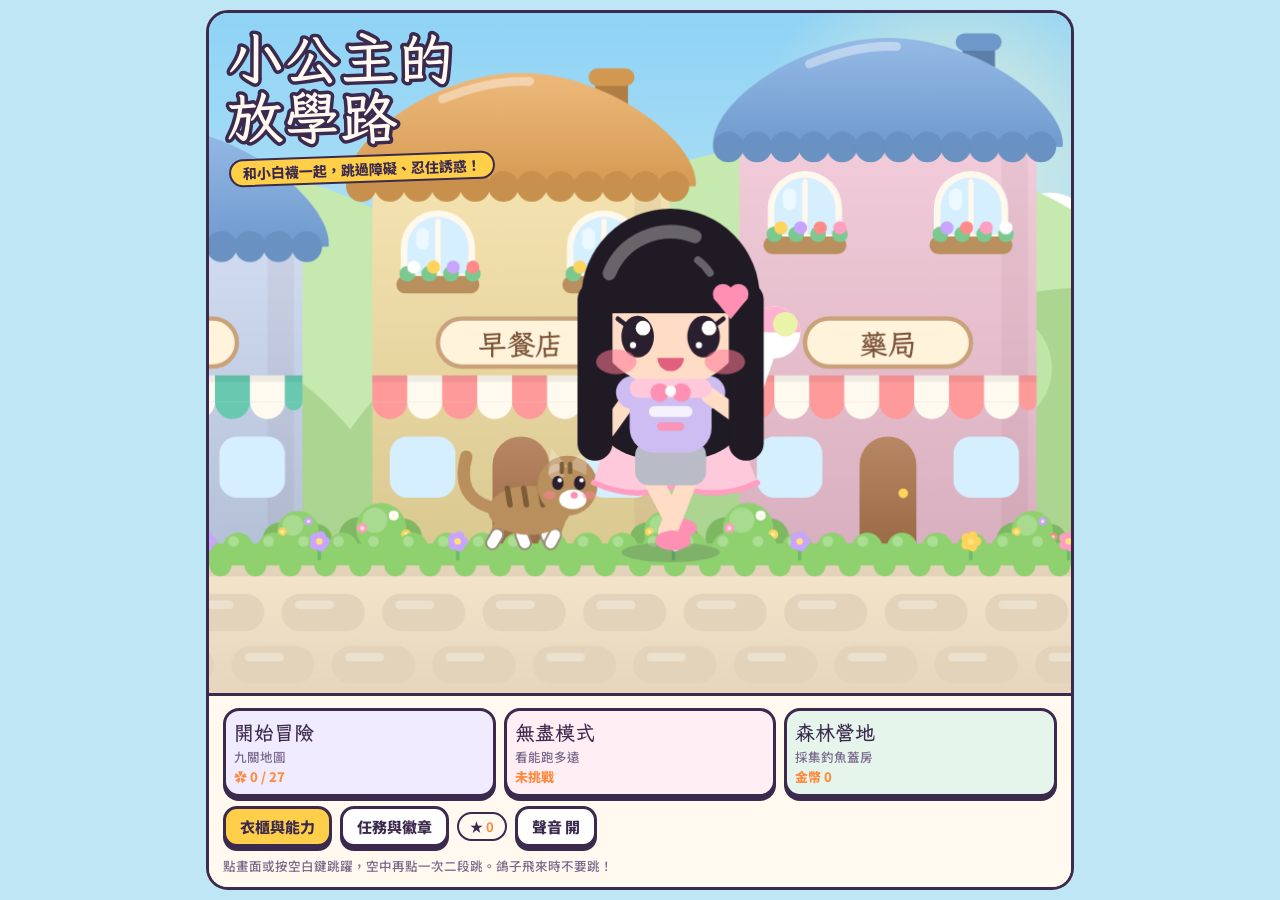
<file: princess/new.html>
<!doctype html><html lang="zh-Hant"><head><meta charset="utf-8"><meta name="viewport" content="width=device-width,initial-scale=1,maximum-scale=1,viewport-fit=cover,user-scalable=no"><style>body{margin:0;position:fixed;top:env(safe-area-inset-top,0);bottom:env(safe-area-inset-bottom,0);left:0;right:0;height:auto!important}[hidden]{display:none!important}</style></head><body>
<title>小公主的放學路</title>
<link rel="stylesheet" href="https://fonts.googleapis.com/css2?family=LXGW+WenKai+TC:wght@400;700&family=Noto+Sans+TC:wght@500;800&display=swap">
<style>
/* Layout: one-screen game. HUD strip on top, a single framed street stage below; every menu and dialogue is a sheet inside the stage. */
:root{
  color-scheme: light;
  --sky:#bfe6f5; --paper:#fff9ef; --ink:#3b2a4d; --ink-soft:#7a6a8c;
  --lav:#b9a4ea; --pink:#ff8fb3; --orange:#ff8a3d; --mint:#7fd3bb; --sun:#ffcf4a;
  --line:#3b2a4d; --off:#f1ece2;
  --display:"LXGW WenKai TC","PingFang TC","Microsoft JhengHei",serif;
  --ui:"Noto Sans TC","PingFang TC","Microsoft JhengHei",sans-serif;
}
html,body{height:100%;touch-action:manipulation;overscroll-behavior:none;-webkit-text-size-adjust:100%}
body{background:var(--sky);color:var(--ink);font-family:var(--ui);font-size:15px;overflow:hidden;
  -webkit-user-select:none;user-select:none;-webkit-tap-highlight-color:transparent}
#app{height:100%;max-width:900px;margin:0 auto;padding-inline:16px;padding-block:10px;display:flex;flex-direction:column;gap:8px;box-sizing:border-box}
button{font:inherit;color:inherit;cursor:pointer}
button:focus-visible{outline:3px solid var(--orange);outline-offset:2px}
button:disabled{cursor:default}

.hud{display:flex;flex-wrap:wrap;gap:6px 8px;align-items:center}
.chip{background:var(--paper);border:2px solid var(--line);border-radius:999px;padding:3px 11px;font-weight:800;font-size:13px;white-space:nowrap;font-variant-numeric:tabular-nums}
.chip b{color:var(--orange)}
.chip.warn{background:var(--pink)}
.chip.hi{background:var(--sun)}
#mname{font-family:var(--display);font-weight:700;font-size:16px;margin-right:auto}
.prog{flex-basis:100%;height:12px;background:var(--paper);border:2px solid var(--line);border-radius:999px;position:relative;overflow:hidden}
.prog i{position:absolute;inset:0 auto 0 0;width:0;background:repeating-linear-gradient(-45deg,var(--lav) 0 8px,var(--pink) 8px 16px)}

#stage{flex:1;min-height:0;position:relative;border:3px solid var(--line);border-radius:22px;overflow:hidden;background:var(--sky);touch-action:none}
#cv{position:absolute;inset:0;width:100%;height:100%;display:block}
.layer{position:absolute;inset:0;display:flex;flex-direction:column}

#title h1{font-family:var(--display);font-weight:700;font-size:clamp(32px,8.5vw,56px);line-height:1.05;margin:16px 18px 0;text-wrap:balance;
  color:var(--paper);-webkit-text-stroke:7px var(--ink);paint-order:stroke fill;letter-spacing:.02em}
#title .tag{margin:8px 20px 0;font-weight:800;font-size:14px;background:var(--sun);border:2px solid var(--line);border-radius:999px;padding:2px 12px;align-self:flex-start;transform:rotate(-2deg)}
.sheet{margin-top:auto;background:var(--paper);border-top:3px solid var(--line);padding:12px 14px;display:flex;flex-direction:column;gap:9px}
.two{display:grid;grid-template-columns:repeat(3,1fr);gap:8px}
.mcard{text-align:left;background:#fff;border:3px solid var(--line);border-radius:16px;padding:8px 8px;box-shadow:0 4px 0 var(--line);display:flex;flex-direction:column;gap:1px;min-width:0}
.mcard:active{transform:translateY(3px);box-shadow:0 1px 0 var(--line)}
.mcard strong{font-family:var(--display);font-size:clamp(16px,4.6vw,20px);white-space:nowrap}
.mcard span{font-size:12.5px;color:var(--ink-soft);font-weight:500}
.mcard em{font-style:normal;font-size:13px;color:var(--orange);font-weight:800}
.mcard.a{background:#f1ebff}.mcard.b{background:#ffeef3}.mcard.c{background:#e6f5ec}
#camp{pointer-events:none;justify-content:space-between}
#camp>*{pointer-events:auto}
.ctop{display:flex;flex-wrap:wrap;gap:6px;padding:10px}
.csheet{max-height:47%;border-top:3px solid var(--line);display:flex;flex-direction:column}
.csheet .row .btn{padding:6px 12px;font-size:14px}
.ctop .chip{font-size:12.5px;padding:2px 9px}
.seg{display:grid;grid-template-columns:repeat(3,1fr);gap:6px}
.seg button{background:#fff;border:3px solid var(--line);border-radius:12px;padding:6px 4px;font-weight:800;font-size:14px}
.seg button.on{background:var(--lav);box-shadow:inset 0 3px 0 rgba(59,42,77,.18)}
.row{display:flex;gap:8px;flex-wrap:wrap;align-items:center}
.btn{background:var(--sun);border:3px solid var(--line);border-radius:14px;padding:7px 14px;font-weight:800;box-shadow:0 4px 0 var(--line);position:relative}
.btn:active{transform:translateY(3px);box-shadow:0 1px 0 var(--line)}
.btn.alt{background:#fff}
.btn.dot::after{content:"";position:absolute;top:-6px;right:-6px;width:12px;height:12px;border-radius:50%;background:var(--pink);border:2px solid var(--line)}
.hint{font-size:12.5px;color:var(--ink-soft);font-weight:500}

#dialog{justify-content:flex-end;padding:12px;pointer-events:none}
.dbox{pointer-events:auto;background:var(--paper);border:3px solid var(--line);border-radius:18px;padding:22px 16px 14px;position:relative;box-shadow:0 5px 0 var(--line);min-height:92px}
.dname{position:absolute;top:-16px;left:14px;background:var(--lav);border:3px solid var(--line);border-radius:10px;padding:1px 12px;font-weight:800;font-size:14px}
.dtext{font-family:var(--display);font-size:19px;line-height:1.5;min-height:2.9em}
.dnext{position:absolute;right:14px;bottom:8px;font-size:12px;color:var(--ink-soft);animation:bop 1s infinite}
.choices{display:flex;flex-direction:column;gap:8px;margin-top:10px}
.choices button{text-align:left;background:#fff;border:3px solid var(--line);border-radius:12px;padding:9px 12px;font-weight:800;box-shadow:0 3px 0 var(--line)}
.choices button:first-child{background:#dff5ee}
.choices button:active{transform:translateY(2px);box-shadow:0 1px 0 var(--line)}
@keyframes bop{50%{transform:translateY(3px)}}

#tap{align-items:center;justify-content:center;gap:12px;background:rgba(59,42,77,.55);padding:16px;text-align:center}
#tap .food{font-size:74px;line-height:1;animation:wob .5s infinite}
@keyframes wob{0%,100%{transform:rotate(-8deg) scale(1)}50%{transform:rotate(8deg) scale(1.08)}}
#tap h2{font-family:var(--display);color:var(--paper);font-size:26px;margin:0}
.bar{width:min(300px,100%);height:20px;background:var(--paper);border:3px solid var(--line);border-radius:999px;overflow:hidden}
.bar i{display:block;height:100%;width:0;background:var(--mint)}
.bar.time i{background:var(--pink);width:100%}
#tapbtn{width:150px;height:150px;border-radius:50%;background:var(--sun);border:4px solid var(--line);box-shadow:0 8px 0 var(--line);font-family:var(--display);font-weight:700;font-size:34px;touch-action:manipulation}
#tapbtn:active{transform:translateY(6px);box-shadow:0 2px 0 var(--line)}
#tap p{color:var(--paper);font-weight:800;margin:0}
#quiz{align-items:center;justify-content:center;gap:14px;background:rgba(59,42,77,.6);padding:18px;text-align:center}
#quiz h2{font-family:var(--display);color:var(--paper);font-size:23px;line-height:1.4;margin:0;max-width:20em;text-wrap:balance}
#qshow{font-size:44px;line-height:1.2;letter-spacing:.1em;background:var(--paper);border:3px solid var(--line);border-radius:16px;padding:8px 16px}
#quiz .choices{width:min(320px,100%);margin:0}
#quiz .choices button{text-align:center;font-size:18px;padding:12px}
#quiz .choices button:first-child{background:#fff}
#qtrack{position:relative;width:min(300px,100%);height:34px;background:var(--paper);border:3px solid var(--line);border-radius:12px;overflow:hidden}
#qzone{position:absolute;top:0;bottom:0;background:var(--mint)}
#qptr{position:absolute;top:-2px;bottom:-2px;width:8px;margin-left:-4px;background:var(--ink);border-radius:4px}

.panel{background:var(--paper);overflow:auto;padding:14px;gap:12px;touch-action:pan-y}
.panel h2{font-family:var(--display);font-size:26px;margin:0}
.panel h3{margin:6px 0 0;font-size:13px;letter-spacing:.12em;color:var(--ink-soft)}
.phead{display:flex;gap:10px;align-items:center;flex-wrap:wrap}
.phead h2{margin-right:auto}
.levels{display:grid;grid-template-columns:repeat(auto-fill,minmax(150px,1fr));gap:10px}
.lv{text-align:left;background:#fff;border:3px solid var(--line);border-radius:16px;padding:8px 10px;box-shadow:0 4px 0 var(--line);display:flex;flex-direction:column;gap:2px;min-width:0}
.lv:active{transform:translateY(3px);box-shadow:0 1px 0 var(--line)}
.lv .no{font-size:12px;font-weight:800;color:var(--ink-soft)}
.lv strong{font-family:var(--display);font-size:18px;line-height:1.2}
.lv span{font-size:12px;color:var(--ink-soft);font-weight:500}
.lv .fl{color:var(--pink);letter-spacing:.1em;font-size:16px}
.lv .fl s{text-decoration:none;color:#e3d9c8}
.lv.lock{background:var(--off);box-shadow:none}
.lv.lock strong{color:var(--ink-soft)}
.lv.boss{background:#f1ebff}
.wtop{display:flex;gap:12px;align-items:center;flex-wrap:wrap}
#pv{width:150px;height:170px;background:var(--sky);border:3px solid var(--line);border-radius:16px;flex:none}
.wtop .info{flex:1;min-width:150px;display:flex;flex-direction:column;gap:8px;align-items:flex-start}
.items{display:grid;grid-template-columns:repeat(auto-fill,minmax(100px,1fr));gap:8px}
.item{background:#fff;border:3px solid var(--line);border-radius:12px;padding:7px 6px;font-weight:800;font-size:13.5px;display:flex;flex-direction:column;gap:1px;align-items:center;text-align:center}
.item small{font-weight:500;font-size:11.5px;color:var(--ink-soft)}
.item.on{background:var(--lav)}.item.on small{color:var(--ink)}
.item.lock{background:var(--off)}
.no-go{animation:shake .3s}
@keyframes shake{25%{transform:translateX(-5px)}75%{transform:translateX(5px)}}
.list{display:flex;flex-direction:column;gap:8px}
.line{display:flex;gap:10px;align-items:center;background:#fff;border:3px solid var(--line);border-radius:12px;padding:8px 10px}
.line .tx{flex:1;min-width:0;display:flex;flex-direction:column}
.line .tx b{font-size:14px}.line .tx span{font-size:12px;color:var(--ink-soft);font-weight:500}
.line .btn{padding:4px 10px;font-size:13px;box-shadow:0 3px 0 var(--line);white-space:nowrap}
.line .btn:disabled{background:var(--off);box-shadow:none;color:var(--ink-soft)}
.pips{letter-spacing:.15em;color:var(--orange)}
.badges{display:grid;grid-template-columns:repeat(auto-fill,minmax(98px,1fr));gap:8px}
.badge{background:#fff;border:3px solid var(--line);border-radius:12px;padding:8px 6px;text-align:center;display:flex;flex-direction:column;gap:2px;align-items:center}
.badge i{font-style:normal;font-size:28px;line-height:1.1}
.badge b{font-size:13px}.badge span{font-size:11px;color:var(--ink-soft);font-weight:500}
.badge.off{background:var(--off)}.badge.off i{filter:grayscale(1);opacity:.35}
#result{align-items:center;justify-content:center;text-align:center}
#result .rate{font-size:44px;letter-spacing:.12em;color:var(--pink);line-height:1}
#result .rate s{text-decoration:none;color:#e3d9c8}
#result p{margin:0;font-family:var(--display);font-size:18px;line-height:1.5;max-width:26em}
#rending{font-family:var(--display);font-weight:700;background:var(--sun);border:3px solid var(--line);border-radius:12px;padding:4px 14px;transform:rotate(-1.5deg)}
.stats{display:flex;gap:8px;flex-wrap:wrap;justify-content:center}
@media (prefers-reduced-motion:reduce){#tap .food,.dnext{animation:none}}
</style>

<div id="app">
  <div class="hud" id="hud" hidden>
    <span id="mname"></span>
    <span class="chip" id="cres"></span>
    <span class="chip">忍住 <b id="cwill">0</b></span>
    <span class="chip">★ <b id="cstar">0</b></span>
    <span class="chip hi" id="cfx" hidden></span>
    <span class="chip hi" id="cq" hidden></span>
    <div class="prog" id="prog" aria-hidden="true"><i id="pbar"></i></div>
  </div>
  <div id="stage">
    <canvas id="cv"></canvas>

    <div class="layer" id="title">
      <h1>小公主的<br>放學路</h1>
      <span class="tag">和小白襪一起，跳過障礙、忍住誘惑！</span>
      <div class="sheet" id="tsheet">
        <div class="two">
          <button class="mcard a" id="tomap"><strong>開始冒險</strong><span>九關地圖</span><em id="hflow"></em></button>
          <button class="mcard b" id="toend"><strong>無盡模式</strong><span>看能跑多遠</span><em id="hend"></em></button>
          <button class="mcard c" id="tocamp"><strong>森林營地</strong><span>採集釣魚蓋房</span><em id="hcamp"></em></button>
        </div>
        <div class="row">
          <button class="btn" id="toshop">衣櫃與能力</button>
          <button class="btn alt" id="tobook">任務與徽章</button>
          <span class="chip">★ <b id="wallet0">0</b></span>
          <button class="btn alt" id="snd" aria-pressed="true">聲音 開</button>
        </div>
        <span class="hint">點畫面或按空白鍵跳躍，空中再點一次二段跳。鴿子飛來時不要跳！</span>
      </div>
    </div>

    <div class="layer panel" id="map" hidden>
      <div class="phead"><h2>冒險地圖</h2><span class="chip">小花 <b id="mflow">0</b> / 27</span><button class="btn alt" data-home>回首頁</button></div>
      <span class="hint">過關拿小花，小花夠多才會開下一關。全部忍住沒亂花，就有三朵。</span>
      <div class="levels" id="levels"></div>
    </div>

    <div class="layer" id="dialog" hidden>
      <div class="dbox" id="dbox">
        <span class="dname" id="dname"></span>
        <div class="dtext" id="dtext"></div>
        <div class="choices" id="choices" hidden></div>
        <span class="dnext" id="dnext">點一下繼續 ▼</span>
      </div>
    </div>

    <div class="layer" id="tap" hidden>
      <div class="food" id="tfood"></div>
      <h2>快連點，忍住！</h2>
      <div class="bar"><i id="twill"></i></div>
      <button id="tapbtn">忍住</button>
      <div class="bar time"><i id="ttime"></i></div>
      <p>時間條跑完前把忍耐力點滿</p>
    </div>

    <div class="layer" id="quiz" hidden>
      <h2 id="qhead"></h2>
      <div id="qshow" hidden></div>
      <div id="qtrack" hidden><div id="qzone"></div><div id="qptr"></div></div>
      <div class="choices" id="qopts"></div>
      <div class="bar time" id="qtimebar"><i id="qtime"></i></div>
    </div>

    <div class="layer panel" id="shop" hidden>
      <div class="wtop">
        <canvas id="pv" width="300" height="340"></canvas>
        <div class="info">
          <h2>衣櫃與能力</h2>
          <span class="chip">我的星星 ★ <b id="wallet1">0</b></span>
          <span class="chip hi">金幣 <b id="wcoin">0</b></span>
          <span class="hint" id="wmsg">用路上撿到的星星換造型、練能力。</span>
          <button class="btn" data-home>好了</button>
        </div>
      </div>
      <div id="shopbody"></div>
    </div>

    <div class="layer panel" id="book" hidden>
      <div class="phead"><h2>任務與徽章</h2><span class="chip">★ <b id="wallet2">0</b></span><button class="btn alt" data-home>回首頁</button></div>
      <h3>今日任務（每天換新）</h3>
      <div class="list" id="daily"></div>
      <h3 id="bcount">徽章蒐集冊</h3>
      <div class="badges" id="badges"></div>
    </div>

    <div class="layer" id="camp" hidden>
      <div class="ctop">
        <span class="chip">🪵 <b id="cwood">0</b></span><span class="chip">🍖 <b id="cmeat">0</b></span><span class="chip">🐟 <b id="cfish">0</b></span><span class="chip">🍲 <b id="cdish">0</b></span>
        <span class="chip" id="cbagc">背包 <b id="cbag">0</b></span><span class="chip" id="cstac">體力 <b id="csta">0</b></span>
        <span class="chip hi">金幣 <b id="ccoin">0</b></span>
      </div>
      <div class="csheet panel">
        <div class="seg"><button id="ar-forest">森林</button><button id="ar-lake">冰湖</button><button id="ar-base">營地</button></div>
        <div class="row"><button class="btn" id="csell">全部賣掉</button><button class="btn alt" id="ceat">吃東西</button><button class="btn alt" data-home>回首頁</button></div>
        <span class="hint" id="cmsg"></span>
        <h3>訂單</h3><div class="list" id="corders"></div>
        <h3>裝備</h3><div class="list" id="cequip"></div>
      </div>
    </div>

    <div class="layer panel" id="result" hidden>
      <span id="rending" hidden></span>
      <h2 id="rtitle"></h2>
      <div class="rate" id="rrate"></div>
      <p id="rtext"></p>
      <div class="stats" id="rstats"></div>
      <p id="rnew" class="hint" hidden></p>
      <div class="row" style="justify-content:center">
        <button class="btn" id="rnext">下一關</button>
        <button class="btn alt" id="ragain">再玩一次</button>
        <button class="btn alt" id="rmap">地圖</button>
        <button class="btn alt" data-home>回首頁</button>
      </div>
    </div>
  </div>
</div>

<script>
(function(){
const $=id=>document.getElementById(id);
const cv=$('cv'),ctx=cv.getContext('2d'),stage=$('stage');
const reduce=matchMedia('(prefers-reduced-motion:reduce)').matches;
const HAIR='#1f1a24',SKIN='#ffdcc6';
const FONT='"LXGW WenKai TC","PingFang TC","Microsoft JhengHei",sans-serif';
const rnd=Math.random;
function shuffle(a){a=a.slice();for(let i=a.length-1;i>0;i--){const j=Math.floor(rnd()*(i+1));const t=a[i];a[i]=a[j];a[j]=t;}return a;}

/* ---------- data ---------- */
const SHOP={
  hair:{label:'頭飾',items:[{id:'none',name:'愛心髮夾',cost:0},{id:'bow',name:'蝴蝶結',cost:20,fx:'忍住少點 1 下'},{id:'cat',name:'貓耳朵',cost:40,fx:'二段跳更高'},{id:'crown',name:'皇冠',cost:80,fx:'星星收入 +20%'},
    {id:'wreath',name:'花環',cost:35},{id:'bunny',name:'兔耳朵',cost:45},{id:'beret',name:'貝雷帽',cost:40},{id:'beanie',name:'毛線帽',cost:60,coin:true}]},
  face:{label:'眼鏡',items:[{id:'none',name:'不戴',cost:0},{id:'round',name:'圓框眼鏡',cost:25},{id:'sun',name:'太陽眼鏡',cost:40},{id:'heart',name:'愛心墨鏡',cost:80,coin:true}]},
  neck:{label:'披風與脖子',items:[{id:'cape',name:'淺粉小披風',cost:0},{id:'none',name:'不戴',cost:0},{id:'scarf',name:'紅圍巾',cost:25},{id:'pearl',name:'珍珠項鍊',cost:45},{id:'rcape',name:'紅色披風',cost:120,coin:true}]},
  back:{label:'背上',items:[{id:'none',name:'不背',cost:0},{id:'bag',name:'書包',cost:20},{id:'angel',name:'天使翅膀',cost:90},{id:'fly',name:'蝴蝶翅膀',cost:150,coin:true}]},
  top:{label:'上衣',items:[{id:'lav',name:'薰衣草紫',cost:0,color:'#cdbdf2'},{id:'pink',name:'蜜桃粉',cost:15,color:'#ffb3c9'},{id:'mint',name:'薄荷綠',cost:15,color:'#a8e6d1'},{id:'lemon',name:'檸檬黃',cost:15,color:'#ffe58a'},{id:'sky',name:'天空藍',cost:15,color:'#a9d4ff'},{id:'white',name:'牛奶白',cost:20,color:'#f7f3ea'},{id:'coral',name:'珊瑚橘',cost:20,color:'#ffb08a'}]},
  bottom:{label:'下身',items:[{id:'shorts',name:'灰色短褲',cost:0},{id:'skirt',name:'百褶裙',cost:30},{id:'jeans',name:'牛仔褲',cost:30}]},
  hand:{label:'手上拿的',items:[{id:'candy',name:'棉花糖棒',cost:0},{id:'none',name:'空手',cost:0},{id:'balloon',name:'氣球',cost:25},{id:'wand',name:'星星魔法棒',cost:50},{id:'bouquet',name:'花束',cost:35},{id:'umb',name:'小雨傘',cost:40},{id:'axe',name:'小斧頭',cost:50,coin:true}]},
  pet:{label:'小白襪的配件',items:[{id:'none',name:'不戴',cost:0},{id:'bell',name:'鈴鐺項圈',cost:20},{id:'tie',name:'小領結',cost:30},{id:'pcrown',name:'小皇冠',cost:60},{id:'pscarf',name:'小圍巾',cost:25},{id:'phat',name:'小草帽',cost:70,coin:true}]}
};
const UPS=[
  {id:'jump',name:'彈跳力',d:'每級跳得更高一點',cost:[30,60,100]},
  {id:'will',name:'忍耐力',d:'每級忍住時少點 2 下',cost:[40,80,120]},
  {id:'guard',name:'護身符',d:'每級每趟多擋 1 次撞擊',cost:[60,120]},
  {id:'magnet',name:'星星手',d:'每級撿星星的範圍變大',cost:[30,60,90]}
];
const TEMPT=[
  {who:'雞排老闆',food:'🍗',sign:'香雞排',line:'妹妹～剛起鍋的雞排，咬下去會卡滋卡滋喔！來一塊？',money:60,sec:12,name:'雞排'},
  {who:'飲料店姐姐',food:'🧋',sign:'珍珠奶茶',line:'今天珍奶第二杯半價，珍珠是剛煮好的喔～',money:50,sec:12,name:'珍奶'},
  {who:'雞蛋糕阿姨',food:'🧇',sign:'雞蛋糕',line:'熱呼呼的雞蛋糕出爐囉，聞到香味了嗎？',money:30,sec:10,name:'雞蛋糕'},
  {who:'夾娃娃機',food:'🧸',sign:'夾娃娃',line:'（娃娃就卡在洞口旁邊……再夾一次一定會掉下來吧？）',money:40,sec:14,name:'夾娃娃',after:'夾了好幾次，娃娃還是沒掉下來……',slip:'手不聽話……還是投了硬幣，結果沒夾到。'},
  {who:'零食店老闆',food:'🍭',sign:'零食批發',line:'新口味洋芋片到貨！還有妳最愛的軟糖喔。',money:35,sec:10,name:'零食'},
  {who:'鹽酥雞攤',food:'🍢',sign:'鹽酥雞',line:'鹽酥雞加九層塔，現炸的最香了！',money:55,sec:12,name:'鹽酥雞'},
  {who:'冰淇淋車',food:'🍦',sign:'霜淇淋',line:'叮叮噹～今天有草莓牛奶口味的霜淇淋喔！',money:45,sec:11,name:'霜淇淋'},
  {who:'甜甜圈店員',food:'🍩',sign:'甜甜圈',line:'剛淋上巧克力的甜甜圈，買一個送一個～',money:50,sec:11,name:'甜甜圈'},
  {who:'扭蛋機',food:'🎁',sign:'扭蛋',line:'（這一台有隱藏版耶……轉一顆就好？）',money:60,sec:13,name:'扭蛋',after:'轉到一顆扭蛋，打開是普通版……',slip:'手不聽話……還是轉了一顆，不是隱藏版。'},
  {who:'地瓜球阿伯',food:'🍠',sign:'地瓜球',line:'QQ 的地瓜球，剛炸好還在冒煙喔！',money:35,sec:10,name:'地瓜球'},
  {who:'熱狗攤',food:'🌭',sign:'大熱狗',line:'大熱狗加起司，要不要來一支？',money:45,sec:11,name:'熱狗'},
  {who:'糖葫蘆姐姐',food:'🍡',sign:'糖葫蘆',line:'草莓糖葫蘆，外面脆脆、裡面酸酸甜甜的～',money:40,sec:10,name:'糖葫蘆'}
];
const MATES=[
  {who:'同學小美',food:'🃏',name:'貼紙',line:'欸欸！文具店進了新的貼紙和卡牌，一起去看嘛，看一下下就好！',money:40,sec:12,after:'和小美挑了好多貼紙，好開心！',slip:'腳自己跟著小美走進文具店了……',ch:'timing',dare:'那這樣！妳幫我停在綠色的地方，停對了我就不吵妳。',st:{body:'#ffb3c9',hair:'#3a2a2a',s:0.82,bun:true}},
  {who:'同學阿哲',food:'🎲',name:'一番賞',line:'我們要去便利商店抽一番賞，聽說還有大獎沒被抽走，妳也來！',money:60,sec:13,after:'和阿哲抽了一番賞，抽到小吊飾。',slip:'還是忍不住跟阿哲去抽了一張……',ch:'rps',dare:'不然猜拳！妳贏我或平手，我就自己去。',st:{body:'#a9d4ff',hair:'#2f2a33',s:0.82}},
  {who:'同學小安',food:'🏀',name:'投籃機',line:'公園旁邊新開了投籃機，我們來比賽誰投得多，走嘛！',money:30,sec:14,after:'和小安比了一場投籃，好過癮！',slip:'被小安拉去投了一場籃球……',ch:'memory',dare:'那考妳記憶力！記得住我就放妳走。',st:{body:'#ffe58a',hair:'#5a3a2a',s:0.82}},
  {who:'班長',food:'🥤',name:'手搖飲',line:'我要去買手搖飲，第二杯比較便宜，我們一人一杯剛剛好！',money:45,sec:11,after:'和班長一人一杯，冰冰涼涼的真好喝！',slip:'還是跟班長合買了一杯……',ch:'math',dare:'答對這題數學，我就不拉妳去。',st:{body:'#a8e6d1',hair:'#1f1a24',s:0.82,perm:true}},
  {who:'同學小語',food:'📺',name:'動畫',line:'我家就在旁邊，新的一集今天更新耶！順便買包零食，看完再走嘛～',money:35,sec:15,after:'和小語看了一集動畫，還吃了零食。',slip:'想說看五分鐘就好，結果看完一整集……',ch:'eng',dare:'那考妳一個英文單字，答對就放妳走！',st:{body:'#cdbdf2',hair:'#6a4a3a',s:0.82}}
];
const QUESTS=[
  {id:'cat',who:'王奶奶',title:'找小橘',ask:'小公主～我們家的貓小橘又溜出去了，妳在路上看到可以幫我抱回來嗎？',items:[{k:'cat',dx:540,h:22}],doneWho:'小公主',done:'抱到小橘了！回家的時候送去給王奶奶。'},
  {id:'paper',who:'陳伯伯',title:'撿報紙',ask:'唉呀，我的報紙被風吹走了！妳腳程快，可以幫我撿回來嗎？一共三張。',items:[{k:'paper',dx:390,h:70},{k:'paper',dx:540,h:150},{k:'paper',dx:690,h:64}],doneWho:'小公主',done:'三張都撿到了！陳伯伯一定很開心。'},
  {id:'balloon',who:'隔壁小弟弟',title:'抓氣球',ask:'嗚嗚……我的氣球飛走了，姐姐可以幫我抓回來嗎？它飛得好高。',items:[{k:'balloon',dx:540,h:200}],doneWho:'小公主',done:'抓到氣球了！小弟弟不用哭了。'},
  {id:'bento',who:'林阿姨',title:'送便當',ask:'可以幫阿姨把便當拿給前面巷口的警衛叔叔嗎？路上不要撞到東西，便當會打翻喔！',deliver:true,dx:720,failHit:'便當打翻了……',doneWho:'警衛叔叔',done:'便當還熱熱的，一點都沒灑出來，謝謝小公主！'},
  {id:'dog',who:'李叔叔',title:'遛小黑',ask:'我腳扭到了，可以幫我把小黑牽到前面的公園口嗎？牠跑很快，妳要跟緊，別撞到東西喔！',deliver:true,fast:true,dx:820,failHit:'小黑嚇一跳，自己跑回家了……',doneWho:'小公主',done:'到公園口了！小黑一直搖尾巴，好像很開心。'},
  {id:'ball',who:'巷口的小妹妹',title:'追皮球',ask:'我的皮球彈走了！它一直跳一直跳，姐姐可以幫我抓住嗎？',items:[{k:'ball',dx:560,h:0,bounce:true}],doneWho:'小公主',done:'抓到皮球了！它跳得真高。'},
  {id:'change',who:'雜貨店老闆娘',title:'幫忙找零',quiz:'change',ask:'妹妹，阿姨的老花眼鏡忘了帶，可以幫我算一下要找客人多少錢嗎？',fail:'哎呀，好像算錯了。沒關係，阿姨用計算機再按一次。',doneWho:'雜貨店老闆娘',done:'算得又快又對，謝謝妳！'},
  {id:'place',who:'迷路的觀光客',title:'英文指路',quiz:'place',ask:'Excuse me! Can you help me?（他好像迷路了，要幫他嗎？）',fail:'（好像指錯方向了……他改去問別人了。）',doneWho:'迷路的觀光客',done:'Thank you so much!'}
];
const NPCSTYLE={cat:{body:'#c98fb0',hair:'#d8d8de',bun:true},paper:{body:'#7fa6c9',hair:'#8a8a92'},balloon:{body:'#ffd35c',hair:'#3a2a2a',s:0.72},bento:{body:'#8fd0b0',hair:'#5a3a2a',perm:true},guard:{body:'#4a6fb5',hair:'#2f2a33',cap:true},dog:{body:'#6f9f7a',hair:'#3a2a2a'},ball:{body:'#ff9ec0',hair:'#3a2a2a',s:0.7,bun:true},change:{body:'#e0a070',hair:'#5a3a2a',perm:true},place:{body:'#7fc4e0',hair:'#d9a441',cap:true},mom:{body:'#ff9aa8',hair:'#3a2a2a',perm:true}};
const LEVELS=[
  {id:'l1',name:'放學鐘響',desc:'第一次自己走去補習班',type:'time',scene:'day',len:9000,stalls:3,mates:1,npcs:1,sp:[230,60],gap:[380,260],slack:16,goal:'補習班',need:0},
  {id:'l2',name:'幫媽媽買醬油',desc:'帶 200 元，要留 150 元買東西',type:'money',scene:'day',len:10000,stalls:4,mates:1,npcs:1,sp:[240,70],gap:[360,250],money:200,keep:150,goal:'超市',need:1},
  {id:'l3',name:'公園捷徑',desc:'小狗和鴿子特別多',type:'time',scene:'park',len:11000,stalls:3,mates:2,npcs:2,sp:[250,80],gap:[330,230],slack:15,goal:'補習班',need:3,mix:'animals'},
  {id:'l4',name:'下雨天',desc:'到處是水坑，帶 200 元留 150 元',type:'money',scene:'rain',len:11000,stalls:5,mates:1,npcs:1,sp:[250,80],gap:[320,220],money:200,keep:150,goal:'超市',need:5,mix:'puddles'},
  {id:'l5',name:'夜市入口',desc:'攤位一個接一個',type:'time',scene:'dusk',len:13000,stalls:8,mates:1,npcs:1,sp:[260,90],gap:[320,220],slack:14,goal:'補習班',need:7},
  {id:'l6',name:'同學大軍',desc:'今天大家都想約妳',type:'time',scene:'day',len:13000,stalls:3,mates:5,npcs:2,sp:[265,95],gap:[310,220],slack:13,goal:'補習班',need:9},
  {id:'l7',name:'颱風前採買',desc:'風大雨大，帶 250 元留 200 元',type:'money',scene:'rain',len:14000,stalls:6,mates:2,npcs:2,sp:[275,100],gap:[300,210],money:250,keep:200,goal:'超市',need:12,mix:'puddles'},
  {id:'l8',name:'夜市大街',desc:'整條街都是香味，帶 220 元留 160 元',type:'money',scene:'night',len:15000,stalls:10,mates:2,npcs:1,sp:[280,105],gap:[300,210],money:220,keep:160,goal:'雜貨店',need:15},
  {id:'l9',name:'補習班大魔王',desc:'最長、最快、誘惑最多的一天',type:'time',scene:'night',len:19000,stalls:10,mates:4,npcs:3,sp:[290,120],gap:[290,200],slack:13,goal:'補習班',need:18,boss:true}
];
const ENDLESS={id:'endless',name:'無盡模式',type:'endless',scene:'day'};
const ESCENES=['day','park','dusk','night','rain'];
const SCENES={
  day:{sky:['#8fd3f5','#eaf8f6'],orb:'#fff2b3',ground:'#f3e3c8',grass:'#8fd16f',hill:'#b6e39a'},
  park:{sky:['#94d8f2','#eefae6'],orb:'#fff2b3',ground:'#efe2bf',trees:true,grass:'#86cc66',hill:'#a9df8c'},
  rain:{sky:['#8e9bb0','#cfd6de'],tint:'rgba(70,80,110,.24)',ground:'#d6cdbd',rain:true,grass:'#79ad6a',hill:'#9cbf92'},
  dusk:{sky:['#ff9e7a','#ffe1a8'],orb:'#fff0c0',tint:'rgba(255,120,60,.14)',ground:'#efd7b8',lantern:true,grass:'#a3c66a',hill:'#d9c48a'},
  night:{sky:['#2a2456','#5a4a8a'],orb:'#f4f0d8',tint:'rgba(30,20,70,.4)',ground:'#bdb2c9',lantern:true,stars:true,grass:'#5f9a72',hill:'#4f6f7a'}
};
const DAILY=[
  {id:'resist',t:'忍住誘惑 8 次',n:8,r:25},{id:'stars',t:'撿到 120 顆星星',n:120,r:20},{id:'help',t:'幫鄰居 2 次',n:2,r:25},
  {id:'runs',t:'跑完 3 趟',n:3,r:20},{id:'dist',t:'無盡模式累計跑 1500 公尺',n:1500,r:30},{id:'clean',t:'一趟完全沒撞到',n:1,r:30}
];
const BADGES=[
  {id:'first',ic:'🎒',name:'第一次出門',d:'通過任何一關',t:function(s){return s.clears>=1;}},
  {id:'perfect',ic:'🌸',name:'一朵都不少',d:'任何一關拿三朵花',t:function(){return LEVELS.some(function(l){return S.best[l.id]===3;});}},
  {id:'will30',ic:'💪',name:'忍耐新手',d:'累計忍住 30 次',t:function(s){return s.resist>=30;}},
  {id:'will100',ic:'🧘',name:'忍耐大師',d:'累計忍住 100 次',t:function(s){return s.resist>=100;}},
  {id:'help10',ic:'🤝',name:'好鄰居',d:'累計幫鄰居 10 次',t:function(s){return s.helped>=10;}},
  {id:'clean',ic:'✨',name:'毫髮無傷',d:'過關而且完全沒撞到',t:function(s){return s.clean>=1;}},
  {id:'rich',ic:'⭐',name:'星星富翁',d:'累計撿到 1000 顆星星',t:function(s){return s.starsTotal>=1000;}},
  {id:'e1000',ic:'🏃',name:'長跑健將',d:'無盡模式 1000 公尺',t:function(){return S.endless>=1000;}},
  {id:'e2500',ic:'🚀',name:'停不下來',d:'無盡模式 2500 公尺',t:function(){return S.endless>=2500;}},
  {id:'style',ic:'👗',name:'穿搭達人',d:'擁有 8 件造型',t:function(){return Object.keys(S.owned).length>=8;}},
  {id:'boss',ic:'🏆',name:'大魔王剋星',d:'通過補習班大魔王',t:function(){return (S.best.l9||0)>=2;}},
  {id:'wood',ic:'🪓',name:'小小伐木工',d:'營地累計砍 300 個木頭',t:function(){return S.camp.tw>=300;}},
  {id:'orders',ic:'📦',name:'使命必達',d:'營地完成 15 張訂單',t:function(){return S.camp.done>=15;}},
  {id:'camp',ic:'🔥',name:'營地達人',d:'營火升到最高級',t:function(){return S.camp.eq.fire>=3;}},
  {id:'all',ic:'👑',name:'真正的小公主',d:'九關全部三朵花',t:function(){return LEVELS.every(function(l){return S.best[l.id]===3;});}}
];

/* ---------- save ---------- */
let S={stars:0,owned:{},fit:{hair:'none',face:'none',neck:'cape',back:'none',top:'lav',bottom:'shorts',hand:'candy',pet:'none'},best:{},sound:true,
  camp:{wood:0,meat:0,fish:0,dish:0,coin:0,sta:40,staT:0,seen:0,done:0,tw:0,fuelT:0,lumT:0,trapT:0,orders:[],b:{kitchen:0,lumber:0,trap:0},eq:{axe:0,knife:0,rod:0,bag:0,fire:0,cat:0}},
  up:{jump:0,will:0,guard:0,magnet:0},badges:{},stats:{clears:0,resist:0,helped:0,clean:0,starsTotal:0},endless:0,daily:null};
try{const r=JSON.parse(localStorage.getItem('princess-walk')||'null');
  if(r&&r.fit){['stars','owned','sound','endless','daily','badges','capeGiven'].forEach(function(k){if(r[k]!==undefined)S[k]=r[k];});
    Object.assign(S.fit,r.fit);Object.assign(S.up,r.up||{});Object.assign(S.stats,r.stats||{});
    if(r.camp){const eq=Object.assign(S.camp.eq,r.camp.eq||{}),bb=Object.assign(S.camp.b,r.camp.b||{});Object.assign(S.camp,r.camp);S.camp.eq=eq;S.camp.b=bb;}
    LEVELS.forEach(function(l){if(r.best&&r.best[l.id])S.best[l.id]=r.best[l.id];});}
}catch(e){}
if(!S.capeGiven){S.capeGiven=1;S.fit.neck='cape';}
function save(){try{localStorage.setItem('princess-walk',JSON.stringify(S));}catch(e){}}
const owns=(c,it)=>it.cost===0||!!S.owned[c+':'+it.id];
function today(){const d=new Date();return d.getFullYear()+'-'+(d.getMonth()+1)+'-'+d.getDate();}
function daily(){
  const t=today();
  if(!S.daily||S.daily.date!==t){const d=new Date(),s=(d.getFullYear()*372+d.getMonth()*31+d.getDate())%6;
    S.daily={date:t,ids:[DAILY[s].id,DAILY[(s+1)%6].id,DAILY[(s+3)%6].id],c:{},claimed:{}};}
  return S.daily;
}
function dcount(id,n){const d=daily();d.c[id]=(d.c[id]||0)+n;}
function claimable(){const d=daily();return d.ids.some(function(id){const k=DAILY.find(function(x){return x.id===id;});return (d.c[id]||0)>=k.n&&!d.claimed[id];});}
function flowers(){return LEVELS.reduce(function(a,l){return a+(S.best[l.id]||0);},0);}
function newBadges(){const out=[];BADGES.forEach(function(b){if(!S.badges[b.id]&&b.t(S.stats)){S.badges[b.id]=1;out.push(b.ic+' '+b.name);}});return out;}

/* ---------- sound ---------- */
let ac=null;
function beep(f,d,type,vol){
  if(!S.sound)return;
  try{
    ac=ac||new (window.AudioContext||window.webkitAudioContext)();
    const o=ac.createOscillator(),gn=ac.createGain();
    o.type=type||'square';o.frequency.value=f;gn.gain.value=vol||0.05;
    gn.gain.exponentialRampToValueAtTime(0.0001,ac.currentTime+d);
    o.connect(gn);gn.connect(ac.destination);o.start();o.stop(ac.currentTime+d);
  }catch(e){}
}

/* ---------- state ---------- */
let W=360,Hl=400,scale=1,dpr=1,gy=320;
const g={mode:'title',t:0,camX:0,py:0,vy:0,jumps:0,stun:0,inv:0,face:'happy',faceT:0,ents:[],fx:[],ph:[0],
  lv:null,stars:0,resisted:0,bought:0,helped:0,hits:0,met:0,money:0,time:0,idx:0,lift:0,quest:null,
  boost:0,magnet:0,shield:0,hp:3,genX:0,limit:0};
const PX=64;

function resize(){
  const r=stage.getBoundingClientRect();
  dpr=Math.min(window.devicePixelRatio||1,2);
  cv.width=Math.max(1,Math.round(r.width*dpr));cv.height=Math.max(1,Math.round(r.height*dpr));
  scale=Math.min(r.height/400,r.width/360);
  W=r.width/scale;Hl=r.height/scale;gy=Hl-Math.max(78,Hl*0.27);
}
new ResizeObserver(resize).observe(stage);resize();

function hash(k){const s=Math.sin(k*127.1+3.7)*43758.5453;return s-Math.floor(s);}
function rr(c,x,y,w,h,r){c.beginPath();if(c.roundRect)c.roundRect(x,y,w,h,r);else c.rect(x,y,w,h);}
function line(c,a,b,d,e){c.beginPath();c.moveTo(a,b);c.lineTo(d,e);c.stroke();}
function starPath(c,x,y,r,rot){c.beginPath();for(let i=0;i<10;i++){const a=rot+i*Math.PI/5-Math.PI/2,q=i%2?r*0.46:r;c.lineTo(x+Math.cos(a)*q,y+Math.sin(a)*q);}c.closePath();}
/* soft-shading helpers for the cozy look */
function shade(hex,amt){const n=parseInt(hex.slice(1),16);let r=n>>16,gg=(n>>8)&255,b=n&255;
  const f=function(v){return Math.max(0,Math.min(255,Math.round(amt>0?v+(255-v)*amt:v*(1+amt))));};
  return 'rgb('+f(r)+','+f(gg)+','+f(b)+')';}
function vg(c,y0,y1,col,lt,dk){const gr=c.createLinearGradient(0,y0,0,y1);gr.addColorStop(0,shade(col,lt));gr.addColorStop(1,shade(col,dk));return gr;}
function blob(c,x,y,r,col){c.fillStyle=col;c.beginPath();c.arc(x,y,r,0,7);c.fill();}
function bush(c,x,y,s,col,fl){
  blob(c,x-14*s,y-8*s,13*s,shade(col,-0.12));blob(c,x+14*s,y-8*s,12*s,shade(col,-0.12));
  blob(c,x,y-14*s,16*s,col);blob(c,x-4*s,y-19*s,8*s,shade(col,0.22));
  if(fl){[[-12,-14],[8,-22],[16,-10]].forEach(function(p,i){blob(c,x+p[0]*s,y+p[1]*s,3.2*s,fl[i%fl.length]);blob(c,x+p[0]*s,y+p[1]*s,1.2*s,'#fff6c8');});}
}
function flower(c,x,y,col){c.strokeStyle='#6dbb6a';c.lineWidth=1.6;line(c,x,y,x,y-7);
  for(let i=0;i<5;i++){const a=i*1.2566;blob(c,x+Math.cos(a)*2.6,y-8+Math.sin(a)*2.6,2.2,col);}blob(c,x,y-8,1.5,'#ffe27a');}

/* ---------- characters ---------- */
function drawGirl(c,x,y,s,fit,t,st){
  const air=st.air,run=st.run&&!air,ph=t*13;
  const sw=run?Math.sin(ph):0,bob=run?-Math.abs(Math.cos(ph))*2.5:0;
  c.save();c.translate(x,y);c.scale(s,s);c.lineCap='round';c.lineJoin='round';
  if(fit.back==='angel'){c.fillStyle='#fff';c.strokeStyle='#d8d8ea';c.lineWidth=1.5;[-1,1].forEach(function(d){c.beginPath();c.ellipse(d*36,-64+bob,21,11,d*-0.5,0,7);c.fill();c.stroke();c.beginPath();c.ellipse(d*33,-48+bob,15,8,d*-0.2,0,7);c.fill();c.stroke();});}
  else if(fit.back==='fly'){[-1,1].forEach(function(d){c.fillStyle='#ff9ec7';c.beginPath();c.ellipse(d*37,-68+bob,19,15,d*-0.4,0,7);c.fill();c.fillStyle='#b9a4ea';c.beginPath();c.ellipse(d*33,-44+bob,13,10,d*0.3,0,7);c.fill();c.fillStyle='#fff';c.beginPath();c.arc(d*40,-70+bob,4,0,7);c.fill();});}
  else if(fit.back==='bag'){c.fillStyle='#e0607e';rr(c,-21,-62+bob,42,33,9);c.fill();}
  if(fit.neck==='cape'||fit.neck==='rcape'){const pk=fit.neck==='cape',sway=run?Math.sin(ph)*2:0;c.fillStyle=pk?'#ffc9dc':'#d9486a';c.beginPath();c.moveTo(-17,-60+bob);c.lineTo(17,-60+bob);c.lineTo(30+sway,-22+bob);c.quadraticCurveTo(15+sway,-15+bob,sway,-21+bob);c.quadraticCurveTo(-15+sway,-15+bob,-30+sway,-22+bob);c.closePath();c.fill();
    c.strokeStyle=pk?'#ff9ec0':'#b8324f';c.lineWidth=2;c.beginPath();c.moveTo(30+sway,-22+bob);c.quadraticCurveTo(15+sway,-15+bob,sway,-21+bob);c.quadraticCurveTo(-15+sway,-15+bob,-30+sway,-22+bob);c.stroke();}
  c.fillStyle=HAIR;rr(c,-30,-117+bob,60,86,22);c.fill();
  const jeans=fit.bottom==='jeans';
  [[-6,1],[6,-1]].forEach(function(p){
    const side=p[0],dir=p[1];
    const fx=air?side+dir*4:side+sw*dir*8,fy=air?-9:-2-Math.max(0,sw*dir)*5;
    c.strokeStyle=jeans?'#5b7fc4':SKIN;c.lineWidth=jeans?9:7;line(c,side,-22+bob,fx,fy-3);
    c.fillStyle='#ff8fb3';c.beginPath();c.ellipse(fx+2,fy,6.5,3.6,0,0,7);c.fill();
  });
  if(fit.bottom==='skirt'){
    c.fillStyle='#8f8fe0';c.beginPath();c.moveTo(-12,-38+bob);c.lineTo(12,-38+bob);c.lineTo(19,-18+bob);c.lineTo(-19,-18+bob);c.closePath();c.fill();
    c.strokeStyle='#6f6fc4';c.lineWidth=1.5;[-9,-3,3,9].forEach(function(q){line(c,q*0.7,-36+bob,q*1.4,-19+bob);});
  }else{c.fillStyle=jeans?'#5b7fc4':'#b9bcc6';rr(c,-13,-37+bob,26,jeans?14:16,5);c.fill();}
  const top=(SHOP.top.items.find(function(i){return i.id===fit.top;})||SHOP.top.items[0]).color;
  c.strokeStyle=SKIN;c.lineWidth=6;line(c,-14,-54+bob,-18-sw*6,-41+bob);
  c.fillStyle=top;rr(c,-15,-62+bob,30,29,9);c.fill();
  c.beginPath();c.arc(-14,-55+bob,6,0,7);c.arc(14,-55+bob,6,0,7);c.fill();
  c.fillStyle='rgba(255,255,255,.8)';rr(c,-8,-50+bob,16,4,2);c.fill();
  c.fillStyle='rgba(255,143,179,.9)';rr(c,-5,-44+bob,10,3,1.5);c.fill();
  if(fit.back==='bag'){c.strokeStyle='#e0607e';c.lineWidth=4;line(c,-9,-60+bob,-9,-36+bob);line(c,9,-60+bob,9,-36+bob);}
  const hx=28,hy=-44+bob;
  if(fit.hand==='candy'){
    c.strokeStyle='#fff';c.lineWidth=5;line(c,hx-3,hy+6,hx+8,hy-26);
    c.fillStyle='#fff';c.beginPath();c.arc(hx+10,hy-33,9.5,0,7);c.fill();
    c.fillStyle='#ffb3d1';c.beginPath();c.arc(hx+10,hy-33,9.5,Math.PI,0);c.fill();
    c.fillStyle='#e9f4a8';c.beginPath();c.arc(hx+14,hy-36,4.5,0,7);c.fill();
  }else if(fit.hand==='wand'){
    c.strokeStyle='#c9a4ff';c.lineWidth=3;line(c,hx-2,hy+5,hx+9,hy-26);
    c.fillStyle='#ffcf4a';starPath(c,hx+10,hy-33,10,t*2);c.fill();
  }else if(fit.hand==='bouquet'){
    c.strokeStyle='#5fae7a';c.lineWidth=3;line(c,hx-1,hy+6,hx+6,hy-14);
    [[2,-20,'#ff8fb3'],[11,-18,'#ffd35c'],[7,-28,'#fff']].forEach(function(q){c.fillStyle=q[2];c.beginPath();c.arc(hx+q[0],hy+q[1],5.5,0,7);c.fill();c.fillStyle='#ff8a3d';c.beginPath();c.arc(hx+q[0],hy+q[1],1.8,0,7);c.fill();});
  }else if(fit.hand==='axe'){
    c.strokeStyle='#8a6a48';c.lineWidth=4;line(c,hx-3,hy+8,hx+8,hy-24);
    c.fillStyle='#b8c0cc';c.beginPath();c.moveTo(hx+7,hy-31);c.lineTo(hx+21,hy-28);c.lineTo(hx+19,hy-14);c.lineTo(hx+5,hy-18);c.closePath();c.fill();
  }else if(fit.hand==='umb'){
    c.strokeStyle='#7a6a8c';c.lineWidth=2.5;line(c,hx,hy+4,hx+4,hy-54);
    c.fillStyle='#ff8fb3';c.beginPath();c.arc(hx+4,hy-54,25,Math.PI,0);c.closePath();c.fill();
    c.fillStyle='#ffd1e0';c.beginPath();c.arc(hx+4,hy-54,9,Math.PI,0);c.closePath();c.fill();
  }else if(fit.hand==='balloon'){
    c.strokeStyle='#7a6a8c';c.lineWidth=1.2;line(c,hx,hy,hx+6,hy-48);
    c.fillStyle='#ff6f8f';c.beginPath();c.ellipse(hx+7,hy-62,12,15,0,0,7);c.fill();
    c.fillStyle='rgba(255,255,255,.6)';c.beginPath();c.ellipse(hx+3,hy-68,3,5,0.5,0,7);c.fill();
  }
  c.strokeStyle=SKIN;c.lineWidth=6;line(c,14,-54+bob,hx,hy);
  const cy=-78+bob;c.save();c.translate(0,-57+bob);c.scale(1.42,1.42);c.translate(0,57-bob);
  c.fillStyle=SKIN;c.beginPath();c.arc(0,cy,21,0,7);c.fill();
  c.fillStyle=HAIR;rr(c,-24,cy-6,9,46,4.5);c.fill();rr(c,15,cy-6,9,46,4.5);c.fill();
  c.beginPath();c.arc(0,cy-2,23,Math.PI,0);c.lineTo(23,cy+2);c.lineTo(-23,cy+2);c.closePath();c.fill();
  c.strokeStyle='rgba(255,255,255,.32)';c.lineWidth=3.5;c.beginPath();c.arc(0,cy-2,17,Math.PI*1.12,Math.PI*1.62);c.stroke();c.lineWidth=2;c.beginPath();c.arc(0,cy-2,12,Math.PI*1.7,Math.PI*1.82);c.stroke();
  const f=st.face||'happy';
  c.strokeStyle='#2a1f2e';c.fillStyle='#2a1f2e';c.lineWidth=2;
  if(f==='ouch'){line(c,-11,cy+5,-6,cy+8);line(c,-6,cy+8,-11,cy+11);line(c,11,cy+5,6,cy+8);line(c,6,cy+8,11,cy+11);}
  else if(f==='yum'){c.beginPath();c.arc(-8,cy+9,3.5,Math.PI,0);c.stroke();c.beginPath();c.arc(8,cy+9,3.5,Math.PI,0);c.stroke();}
  else{c.beginPath();c.ellipse(-8.5,cy+8,4.2,5.4,0,0,7);c.fill();c.beginPath();c.ellipse(8.5,cy+8,4.2,5.4,0,0,7);c.fill();
    c.lineWidth=1.2;line(c,-11.5,cy+5,-13.6,cy+3.4);line(c,11.5,cy+5,13.6,cy+3.4);
    c.fillStyle='#fff';[-8.5,8.5].forEach(function(ex){c.beginPath();c.arc(ex+1.4,cy+5.8,1.9,0,7);c.fill();c.beginPath();c.arc(ex-1.2,cy+10.2,0.8,0,7);c.fill();});}
  c.fillStyle='rgba(255,120,150,.55)';[-14,14].forEach(function(ex){c.beginPath();c.ellipse(ex,cy+14.5,5.2,3.2,0,0,7);c.fill();});
  if(fit.face==='round'){c.strokeStyle='#5a4a6a';c.lineWidth=1.6;c.beginPath();c.arc(-8.5,cy+8,6.4,0,7);c.stroke();c.beginPath();c.arc(8.5,cy+8,6.4,0,7);c.stroke();line(c,-2.1,cy+8,2.1,cy+8);}
  else if(fit.face==='sun'){c.fillStyle='#2a2238';rr(c,-15.5,cy+3.2,12.6,9.6,3.5);c.fill();rr(c,2.9,cy+3.2,12.6,9.6,3.5);c.fill();c.strokeStyle='#2a2238';c.lineWidth=1.6;line(c,-3,cy+6,3,cy+6);}
  else if(fit.face==='heart'){c.fillStyle='#ff5f8f';[-8.5,8.5].forEach(function(ex){c.beginPath();c.arc(ex-3,cy+6,3.6,0,7);c.arc(ex+3,cy+6,3.6,0,7);c.fill();c.beginPath();c.moveTo(ex-6.4,cy+7.5);c.lineTo(ex+6.4,cy+7.5);c.lineTo(ex,cy+14);c.closePath();c.fill();});c.strokeStyle='#ff5f8f';c.lineWidth=1.5;line(c,-2,cy+7,2,cy+7);}
  if(f==='ouch'){c.strokeStyle='#c2506a';c.lineWidth=1.8;c.beginPath();c.arc(0,cy+17,3,Math.PI,0);c.stroke();}
  else{c.fillStyle='#e0607e';c.beginPath();c.arc(0,cy+13.5,3.4,0,Math.PI);c.closePath();c.fill();}
  if(fit.hair==='none'){c.fillStyle='#ff8fb3';c.beginPath();c.arc(13.5,cy-3,2.6,0,7);c.arc(17.5,cy-3,2.6,0,7);c.fill();c.beginPath();c.moveTo(11,cy-2);c.lineTo(20,cy-2);c.lineTo(15.5,cy+3.5);c.closePath();c.fill();}
  else if(fit.hair==='bow'){c.fillStyle='#ff6f9c';c.beginPath();c.moveTo(13,cy-19);c.lineTo(3,cy-27);c.lineTo(3,cy-11);c.closePath();c.fill();
    c.beginPath();c.moveTo(13,cy-19);c.lineTo(23,cy-27);c.lineTo(23,cy-11);c.closePath();c.fill();c.fillStyle='#ffd1e0';c.beginPath();c.arc(13,cy-19,3.2,0,7);c.fill();}
  else if(fit.hair==='cat'){c.fillStyle=HAIR;[-1,1].forEach(function(d){c.beginPath();c.moveTo(d*18,cy-12);c.lineTo(d*15,cy-34);c.lineTo(d*5,cy-23);c.closePath();c.fill();});
    c.fillStyle='#ffb3c9';[-1,1].forEach(function(d){c.beginPath();c.moveTo(d*15,cy-18);c.lineTo(d*14,cy-28);c.lineTo(d*9,cy-22);c.closePath();c.fill();});}
  else if(fit.hair==='wreath'){for(let i=0;i<7;i++){const a=Math.PI*(1.1+i*0.133);c.fillStyle='#6fbf85';c.beginPath();c.arc(Math.cos(a+0.06)*22,cy-2+Math.sin(a+0.06)*22,3,0,7);c.fill();
      c.fillStyle=['#ff8fb3','#ffd35c','#fff','#b9a4ea'][i%4];c.beginPath();c.arc(Math.cos(a)*22.5,cy-2+Math.sin(a)*22.5,4.2,0,7);c.fill();}}
  else if(fit.hair==='bunny'){[-1,1].forEach(function(d){c.fillStyle='#fff';c.beginPath();c.ellipse(d*10,cy-37,5.8,15,d*0.16,0,7);c.fill();c.fillStyle='#ffc2d6';c.beginPath();c.ellipse(d*10,cy-36,2.8,10,d*0.16,0,7);c.fill();});}
  else if(fit.hair==='beret'){c.fillStyle='#d9486a';c.beginPath();c.ellipse(3,cy-21,24,10,-0.15,0,7);c.fill();c.fillRect(2,cy-34,2.6,6);}
  else if(fit.hair==='beanie'){c.fillStyle='#7fd3bb';c.beginPath();c.arc(0,cy-5,24,Math.PI,0);c.closePath();c.fill();c.fillStyle='#fff';rr(c,-24.5,cy-10,49,8,4);c.fill();c.beginPath();c.arc(0,cy-30,6,0,7);c.fill();}
  else if(fit.hair==='crown'){c.fillStyle='#ffcf4a';c.beginPath();c.moveTo(-12,cy-21);c.lineTo(-13,cy-36);c.lineTo(-6,cy-29);c.lineTo(0,cy-39);c.lineTo(6,cy-29);c.lineTo(13,cy-36);c.lineTo(12,cy-21);c.closePath();c.fill();
    c.fillStyle='#ff6f9c';c.beginPath();c.arc(0,cy-27,2.4,0,7);c.fill();}
  c.restore();
  if(fit.neck==='scarf'){c.fillStyle='#e8504f';rr(c,-14,-60+bob,28,9,4.5);c.fill();rr(c,5,-55+bob,8,18,3);c.fill();}
  else if(fit.neck==='pearl'){c.fillStyle='#fff';c.strokeStyle='#c9c2d6';c.lineWidth=0.8;for(let i=-3;i<=3;i++){c.beginPath();c.arc(i*3.8,-58+bob+(3-Math.abs(i))*1.6,2.1,0,7);c.fill();c.stroke();}}
  else if(fit.neck==='cape'||fit.neck==='rcape'){const pk=fit.neck==='cape';c.fillStyle=pk?'#ffc9dc':'#d9486a';rr(c,-15,-60+bob,30,7,3.5);c.fill();c.fillStyle=pk?'#ff8fb3':'#ffcf4a';c.beginPath();c.arc(-4,-55+bob,3.4,0,7);c.arc(4,-55+bob,3.4,0,7);c.fill();c.fillStyle='#fff';c.beginPath();c.arc(0,-55.5+bob,2,0,7);c.fill();}
  c.restore();
}
/* 小白襪: a tabby with white socks */
function drawCat(c,x,y,s,t,run,acc){
  c.save();c.translate(x,y);c.scale(s,s);c.lineCap='round';
  const TB='#b98f5e',DK='#7d5c38';
  c.strokeStyle=TB;c.lineWidth=4.5;c.beginPath();c.moveTo(-13,-14);c.quadraticCurveTo(-26,-18,-22,-32+(run?Math.sin(t*9)*3:0));c.stroke();
  [-9,-3,6,12].forEach(function(lx,i){const sw=run?Math.sin(t*16+i*1.7)*4:0;
    c.strokeStyle=TB;c.lineWidth=4.5;line(c,lx,-9,lx+sw*0.5,-5);
    c.strokeStyle='#9a8a78';c.lineWidth=5.2;line(c,lx+sw*0.5,-4,lx+sw,-1);
    c.strokeStyle='#fff';c.lineWidth=3.8;line(c,lx+sw*0.5,-4,lx+sw,-1);});
  c.fillStyle=TB;c.beginPath();c.ellipse(1,-13,15,9,0,0,7);c.fill();
  c.strokeStyle=DK;c.lineWidth=2;[-7,-1,5].forEach(function(q){line(c,q,-21,q+1,-15);});
  c.fillStyle=TB;c.beginPath();c.arc(15,-22,11,0,7);c.fill();blob(c,11,-27,3,'rgba(255,255,255,.25)');
  c.beginPath();c.moveTo(8,-26);c.lineTo(9,-36);c.lineTo(15,-29);c.closePath();c.fill();c.beginPath();c.moveTo(22,-26);c.lineTo(22,-36);c.lineTo(15,-29);c.closePath();c.fill();
  c.strokeStyle=DK;c.lineWidth=1.6;line(c,13,-30,13,-27);line(c,16,-30,16,-27);
  c.fillStyle='#fff';c.beginPath();c.ellipse(17,-17,5,3.6,0,0,7);c.fill();
  c.fillStyle='#2a1f2e';c.beginPath();c.ellipse(11.5,-23,2.1,2.6,0,0,7);c.ellipse(19.5,-23,2.1,2.6,0,0,7);c.fill();blob(c,12.2,-24,0.8,'#fff');blob(c,20.2,-24,0.8,'#fff');c.fillStyle='rgba(255,130,160,.5)';c.beginPath();c.ellipse(8.5,-18.5,2.4,1.5,0,0,7);c.ellipse(23,-18.5,2.4,1.5,0,0,7);c.fill();
  c.fillStyle='#ff8fb3';c.beginPath();c.arc(17.5,-18.5,1.3,0,7);c.fill();
  if(acc==='bell'){c.strokeStyle='#e0607e';c.lineWidth=2.5;line(c,8,-14,13,-11);c.fillStyle='#ffcf4a';c.beginPath();c.arc(11,-10,3,0,7);c.fill();}
  else if(acc==='tie'){c.fillStyle='#7f8fe0';c.beginPath();c.moveTo(11,-11);c.lineTo(5,-15);c.lineTo(5,-7);c.closePath();c.fill();c.beginPath();c.moveTo(11,-11);c.lineTo(17,-15);c.lineTo(17,-7);c.closePath();c.fill();}
  else if(acc==='pscarf'){c.fillStyle='#e8504f';rr(c,5,-15,11,5,2.5);c.fill();c.fillRect(8,-11,4,7);}
  else if(acc==='phat'){c.fillStyle='#f2d28a';c.beginPath();c.ellipse(15,-30,11,3.6,0,0,7);c.fill();c.beginPath();c.arc(15,-30,6.5,Math.PI,0);c.closePath();c.fill();c.fillStyle='#e0607e';c.fillRect(8.5,-33,13,2.4);}
  else if(acc==='pcrown'){c.fillStyle='#ffcf4a';c.beginPath();c.moveTo(10,-29);c.lineTo(9,-38);c.lineTo(13,-34);c.lineTo(15,-40);c.lineTo(17,-34);c.lineTo(21,-38);c.lineTo(20,-29);c.closePath();c.fill();}
  c.restore();
}
function fig(c,x,st){
  c.save();c.translate(x,gy);const s=st.s||1;c.scale(s,s);c.lineCap='round';
  c.strokeStyle='#4a3a55';c.lineWidth=6;line(c,-6,-14,-6,-2);line(c,6,-14,6,-2);
  c.fillStyle=vg(c,-54,-12,st.body,0.18,-0.08);rr(c,-15,-54,30,42,13);c.fill();
  c.fillStyle=SKIN;c.beginPath();c.arc(0,-70,19,0,7);c.fill();
  c.fillStyle=st.hair;c.beginPath();c.arc(0,-72,20,Math.PI,0);c.closePath();c.fill();c.fillRect(-20,-72,6,14);c.fillRect(14,-72,6,14);
  if(st.bun){c.beginPath();c.arc(0,-93,8,0,7);c.fill();}
  if(st.perm)[-17,-9,0,9,17].forEach(function(q){c.beginPath();c.arc(q,-83+Math.abs(q)*0.4,7,0,7);c.fill();});
  if(st.cap){c.fillStyle='#2f4a80';rr(c,-22,-84,44,8,4);c.fill();}
  c.fillStyle='#2a1f2e';c.beginPath();c.ellipse(-7,-66,2.8,3.6,0,0,7);c.ellipse(7,-66,2.8,3.6,0,0,7);c.fill();
  blob(c,-6,-67.5,1.1,'#fff');blob(c,8,-67.5,1.1,'#fff');
  c.fillStyle='rgba(255,120,150,.45)';c.beginPath();c.ellipse(-12,-60,3.6,2.2,0,0,7);c.ellipse(12,-60,3.6,2.2,0,0,7);c.fill();
  c.strokeStyle='#c2506a';c.lineWidth=1.6;c.beginPath();c.arc(0,-61,3.5,0.2*Math.PI,0.8*Math.PI);c.stroke();
  c.restore();
}
function bubble(c,x,y,txt){
  c.fillStyle='#ffcf4a';c.beginPath();c.arc(x,y,13,0,7);c.fill();c.strokeStyle='#3b2a4d';c.lineWidth=2.5;c.stroke();
  c.fillStyle='#3b2a4d';c.font='800 16px sans-serif';c.textAlign='center';c.textBaseline='middle';c.fillText(txt,x,y+1);
}
function drawMom(c,x,e){
  c.fillStyle='#3b2a4d';c.beginPath();c.arc(x-20,gy-9,9,0,7);c.arc(x+22,gy-9,9,0,7);c.fill();
  c.fillStyle='#ff6f8f';rr(c,x-26,gy-30,50,18,8);c.fill();
  c.strokeStyle='#ff6f8f';c.lineWidth=5;c.lineCap='round';line(c,x+20,gy-26,x+26,gy-48);line(c,x+20,gy-48,x+32,gy-48);
  c.save();c.translate(0,-22);fig(c,x-4,NPCSTYLE.mom);c.restore();
  if(!e.done)bubble(c,x-4,gy-134+Math.sin(g.t*5)*3,'♥');
}
function drawQ(c,x,e){
  if(e.k==='guard'){fig(c,x,NPCSTYLE.guard);bubble(c,x,gy-112+Math.sin(g.t*5)*3,'🍱');return;}
  if(e.k==='flag'){c.fillStyle='#8a6a48';c.fillRect(x-3,gy-96,6,96);c.fillStyle='#5fbf8a';rr(c,x-34,gy-124,68,32,8);c.fill();c.strokeStyle='#3b2a4d';c.lineWidth=2.5;c.stroke();
    c.fillStyle='#fff';c.font='700 17px '+FONT;c.textAlign='center';c.textBaseline='middle';c.fillText('公園口',x,gy-107);return;}
  const y=gy-qh(e)+(e.bounce?0:Math.sin(g.t*4+e.x)*4);
  c.fillStyle='rgba(255,207,74,.4)';c.beginPath();c.arc(x,y,26+Math.sin(g.t*6)*3,0,7);c.fill();
  if(e.k==='cat'){
    c.strokeStyle='#e08f3c';c.lineWidth=4;c.lineCap='round';c.beginPath();c.moveTo(x+14,y+6);c.quadraticCurveTo(x+26,y+2,x+22,y-10);c.stroke();
    c.fillStyle='#f2a85c';c.beginPath();c.ellipse(x+3,y+8,14,10,0,0,7);c.fill();c.beginPath();c.arc(x-8,y-4,10,0,7);c.fill();
    c.beginPath();c.moveTo(x-17,y-8);c.lineTo(x-15,y-19);c.lineTo(x-8,y-12);c.closePath();c.fill();c.beginPath();c.moveTo(x+1,y-8);c.lineTo(x-1,y-19);c.lineTo(x-8,y-12);c.closePath();c.fill();
    c.fillStyle='#2a1f2e';c.beginPath();c.arc(x-12,y-5,1.5,0,7);c.arc(x-4,y-5,1.5,0,7);c.fill();
  }else if(e.k==='paper'){
    c.save();c.translate(x,y);c.rotate(Math.sin(g.t*3+e.x)*0.45);
    c.fillStyle='#fff';c.fillRect(-11,-14,22,28);c.strokeStyle='#3b2a4d';c.lineWidth=1.5;c.strokeRect(-11,-14,22,28);
    c.fillStyle='#3b2a4d';c.fillRect(-8,-11,16,4);c.fillStyle='#b9b2c4';for(let i=0;i<4;i++)c.fillRect(-8,-4+i*4.5,16,2);
    c.restore();
  }else if(e.k==='ball'){
    c.fillStyle='#ff6f6f';c.beginPath();c.arc(x,y,15,0,7);c.fill();
    c.fillStyle='#fff';c.beginPath();c.arc(x,y,15,-0.6,0.6);c.arc(x,y,15,Math.PI-0.6,Math.PI+0.6);c.fill();
    c.fillStyle='#ffcf4a';c.beginPath();c.arc(x,y,5,0,7);c.fill();
  }else{
    c.strokeStyle='#7a6a8c';c.lineWidth=1.3;line(c,x,y+16,x+4,y+50);
    c.fillStyle='#ff6f8f';c.beginPath();c.ellipse(x,y,14,17,0,0,7);c.fill();
    c.fillStyle='rgba(255,255,255,.6)';c.beginPath();c.ellipse(x-5,y-6,3,5,0.5,0,7);c.fill();
  }
}
const ITEMS={board:{ic:'🛹',name:'滑板衝刺'},umb:{ic:'☂️',name:'雨傘護盾'},mag:{ic:'🧲',name:'星星磁鐵'}};
function drawItem(c,x,e){
  const y=gy-e.h+Math.sin(g.t*5+e.x)*4;
  c.fillStyle='#fff';c.beginPath();c.arc(x,y,17,0,7);c.fill();c.strokeStyle='#ff8a3d';c.lineWidth=3;c.stroke();
  c.font='20px sans-serif';c.textAlign='center';c.textBaseline='middle';c.fillStyle='#3b2a4d';c.fillText(ITEMS[e.k].ic,x,y+1);
}

/* ---------- level building ---------- */
const MIX={def:[['cone',28],['box',22],['puddle',18],['dog',17],['bird',15]],animals:[['cone',14],['box',10],['puddle',10],['dog',36],['bird',30]],puddles:[['cone',15],['box',12],['puddle',48],['dog',12],['bird',13]]};
const OB={cone:{w:26,h:34},box:{w:40,h:40},puddle:{w:72,h:8},dog:{w:36,h:28},bird:{w:34,h:26,fy:108}};
function pick(mix){let r=rnd()*100;for(const p of mix){r-=p[1];if(r<0)return p[0];}return mix[0][0];}
function addObs(e,x0,x1,avoid,gmin,grand,mix){
  let x=x0,prev=x0-200;
  while(x<x1){
    if(!avoid.some(function(s){return Math.abs(x-s)<270;})){
      const k=pick(MIX[mix||'def']),o=OB[k];
      e.push({type:'ob',x:x,k:k,w:o.w,h:o.h,fy:o.fy});
      if(k==='bird')for(let j=-1;j<=1;j++)e.push({type:'star',x:x+17+j*38,h:34});
      else e.push({type:'star',x:x-44,h:62},{type:'star',x:x+o.w/2,h:104},{type:'star',x:x+o.w+44,h:62});
      if(x-prev>300){const mid=(x+prev)/2;
        if(rnd()<0.13)e.push({type:'item',x:mid,h:46,k:['board','umb','mag'][Math.floor(rnd()*3)]});
        else{const hi=rnd()<0.3;for(let j=-1;j<=1;j++)e.push({type:'star',x:mid+j*38,h:hi?168:34});}}
      prev=x+o.w;
    }
    x+=gmin+rnd()*grand;
  }
}
function makeLevel(lv){
  const e=[],kinds=[];
  for(let i=0;i<lv.stalls;i++)kinds.push('stall');
  for(let i=0;i<lv.mates;i++)kinds.push('mate');
  for(let i=0;i<lv.npcs;i++)kinds.push('npc');
  kinds.push('mom');
  const order=shuffle(kinds),ts=shuffle(TEMPT),ms=shuffle(MATES),qs=shuffle(QUESTS),xs=[];
  let a=0,b=0,q=0;
  order.forEach(function(k,i){
    const x=lv.len*(i+1)/(order.length+1);xs.push(x);
    if(k==='stall')e.push({type:'stall',x:x,tm:ts[a++%ts.length]});
    else if(k==='mate')e.push({type:'mate',x:x,tm:ms[b++%ms.length]});
    else if(k==='npc')e.push({type:'npc',x:x,q:qs[q++%qs.length]});
    else e.push({type:'mom',x:x});
  });
  addObs(e,700,lv.len-450,xs,lv.gap[0],lv.gap[1],lv.mix);
  e.push({type:'goal',x:lv.len});
  return e;
}
function extend(){
  while(g.genX<g.camX+W+1500){
    const x0=g.genX,x1=x0+1250,ex=x0+625,r=rnd(),avoid=[];
    if(x0>600){
      avoid.push(ex);
      if(r<0.5)g.ents.push({type:'stall',x:ex,tm:TEMPT[Math.floor(rnd()*TEMPT.length)]});
      else if(r<0.78)g.ents.push({type:'mate',x:ex,tm:MATES[Math.floor(rnd()*MATES.length)]});
      else if(r<0.93)g.ents.push({type:'npc',x:ex,q:QUESTS[Math.floor(rnd()*QUESTS.length)]});
      else g.ents.push({type:'mom',x:ex});
    }
    addObs(g.ents,x0+(x0?0:700),x1,avoid,Math.max(250,370-x0/260),220,'def');
    g.genX=x1;
  }
  if(g.ents.length>400)g.ents=g.ents.filter(function(e){return e.x>g.camX-400;});
}

/* ---------- street ---------- */
const BCOL=['#f6c6a8','#cfe3c2','#f3dfa2','#c9d6ef','#f1c3d4','#d9cdea'];
const SIGNS=['早餐店','文具行','書局','藥局','機車行','便利商店','麵包店','洗衣店','水果行','理髮廳'];
function sceneNow(){
  if(!g.lv)return SCENES.day;
  if(g.lv.type==='endless')return SCENES[ESCENES[Math.floor(g.camX/3600)%ESCENES.length]];
  return SCENES[g.lv.scene];
}
const ROOF=['#e8836b','#b69be0','#6fc0a8','#f29bb5','#7aa9e0','#e9a85a'];
const FLC=['#ff9ec0','#ffffff','#ffd35c','#c9a4ff','#ff8a8a'];
function drawTree(c,x,k,sc){
  const col=hash(k)<0.5?'#7cc98f':'#69bd7f';
  c.fillStyle=vg(c,gy-90,gy,'#a07450',0.1,-0.15);rr(c,x-9,gy-86,18,88,7);c.fill();
  blob(c,x-34,gy-96,30,shade(col,-0.16));blob(c,x+34,gy-98,30,shade(col,-0.16));
  blob(c,x,gy-128,44,col);blob(c,x-24,gy-110,32,col);blob(c,x+24,gy-112,32,col);
  blob(c,x-14,gy-146,17,shade(col,0.28));blob(c,x+16,gy-134,10,shade(col,0.2));blob(c,x-34,gy-112,8,shade(col,0.2));
  if(hash(k+7)<0.55)[[-20,-124],[18,-104],[2,-150],[30,-130]].forEach(function(p,i){blob(c,x+p[0],gy+p[1],4,FLC[(k+i)%3]);});
}
function drawStreet(sc){
  const c=ctx;
  c.setTransform(dpr*scale,0,0,dpr*scale,0,0);
  const sk=c.createLinearGradient(0,0,0,Hl);sk.addColorStop(0,sc.sky[0]);sk.addColorStop(0.75,sc.sky[1]);
  c.fillStyle=sk;c.fillRect(0,0,W,Hl);
  if(sc.stars){c.fillStyle='rgba(255,255,255,.8)';for(let i=0;i<26;i++)c.fillRect(hash(i+40)*W,hash(i+80)*Hl*0.5,2,2);}
  if(sc.orb){const gl=c.createRadialGradient(W-54,58,12,W-54,58,90);gl.addColorStop(0,'rgba(255,248,210,.6)');gl.addColorStop(1,'rgba(255,248,210,0)');
    c.fillStyle=gl;c.fillRect(W-150,-40,200,200);blob(c,W-54,58,26,sc.orb);blob(c,W-62,50,9,'rgba(255,255,255,.55)');}
  const cTop=sc.rain?'rgba(238,240,246,.92)':sc.stars?'rgba(255,255,255,.22)':'#ffffff',
        cBot=sc.rain?'rgba(196,202,216,.92)':sc.stars?'rgba(200,190,240,.18)':'#dcebf7';
  const nc=Hl>520?7:4;
  for(let i=0;i<nc;i++){const span=W+260,cs=0.7+hash(i+20)*0.6,x=((i*170-g.camX*(0.05+hash(i+3)*0.04))%span+span)%span-130,y=40+hash(i)*Math.max(110,gy-260);
    c.save();c.translate(x,y);c.scale(cs,cs);
    c.fillStyle=cBot;c.beginPath();c.arc(0,5,16,0,7);c.arc(18,-2,20,0,7);c.arc(40,5,15,0,7);c.arc(20,10,18,0,7);c.fill();
    c.fillStyle=cTop;c.beginPath();c.arc(0,0,15,0,7);c.arc(18,-8,19,0,7);c.arc(40,0,14,0,7);c.fill();c.restore();}
  if(!sc.rain&&!sc.stars){c.strokeStyle='rgba(80,70,110,.45)';c.lineWidth=1.6;for(let i=0;i<3;i++){const span=W+120,bx=((i*150+g.t*18)%span)-60,by=gy-280-hash(i+50)*Math.max(40,gy-360)+Math.sin(g.t*2+i)*6,fl=Math.sin(g.t*8+i)*3;
    if(by<30)continue;c.beginPath();c.moveTo(bx-6,by-fl);c.quadraticCurveTo(bx-3,by-4,bx,by);c.quadraticCurveTo(bx+3,by-4,bx+6,by-fl);c.stroke();}}
  c.translate(0,-g.lift);
  /* rolling hills far away */
  const fo2=g.camX*0.08,fk=Math.floor(fo2/300);
  for(let k=fk-1;k<=fk+Math.ceil(W/300)+2;k++){const x=k*300-fo2,r=170+hash(k+60)*60;blob(c,x,gy+40,r,shade(sc.hill,0.22));}
  const ho=g.camX*0.15,hk=Math.floor(ho/220);
  for(let k=hk-1;k<=hk+Math.ceil(W/220)+2;k++){const x=k*220-ho,r=110+hash(k+30)*40;
    blob(c,x,gy+30,r,shade(sc.hill,-0.06));blob(c,x-r*0.3,gy+30-r*0.75,r*0.18,shade(sc.hill,0.12));}
  const bw=168,off=g.camX*0.45,k0=Math.floor(off/bw);
  c.textAlign='center';c.textBaseline='middle';
  const lit=sc.stars||sc.lantern,win=lit?'#ffe89a':'#d6efff';
  for(let k=k0-1;k<=k0+Math.ceil(W/bw)+1;k++){
    const x=k*bw-off;
    if(sc.trees){
      drawTree(c,x+84,k,sc);
      if(k%3===0){c.fillStyle='#b98f5e';rr(c,x+4,gy-28,58,9,4.5);c.fill();rr(c,x+6,gy-42,54,8,4);c.fill();c.fillStyle='#8f6a3c';rr(c,x+10,gy-20,6,20,3);c.fill();rr(c,x+50,gy-20,6,20,3);c.fill();}
      else bush(c,x+20,gy+2,0.8,sc.grass,FLC);
      continue;
    }
    const h=135+hash(k)*70,col=BCOL[Math.floor(hash(k+9)*BCOL.length)],roof=ROOF[Math.floor(hash(k+11)*ROOF.length)];
    const bx=x+16,bwd=bw-32,top=gy-h,cx=x+bw/2,peak=top-34-hash(k+2)*16;
    if(hash(k+4)<0.45){c.fillStyle=shade(roof,-0.25);rr(c,bx+bwd-34,peak+2,15,30,4);c.fill();c.fillStyle=shade(roof,-0.1);rr(c,bx+bwd-37,peak-2,21,8,4);c.fill();}
    c.fillStyle=vg(c,top,gy,col,0.16,-0.1);rr(c,bx,top,bwd,h,16);c.fill();
    c.fillStyle='rgba(110,70,90,.07)';rr(c,bx+bwd-16,top+8,12,h-8,6);c.fill();
    /* puffy rounded roof */
    const r0=bx-12,r1=bx+bwd+12,ry=top+8;
    c.fillStyle=vg(c,peak,ry,roof,0.2,-0.08);c.beginPath();c.moveTo(r0,ry);
    c.bezierCurveTo(r0-2,ry-20,cx-40,peak,cx,peak);c.bezierCurveTo(cx+40,peak,r1+2,ry-20,r1,ry);c.closePath();c.fill();
    for(let sx=r0+7;sx<=r1-6;sx+=13)blob(c,sx,ry,7,shade(roof,-0.14));
    c.strokeStyle='rgba(255,255,255,.4)';c.lineWidth=4;c.lineCap='round';c.beginPath();c.moveTo(cx-36,peak+12);c.quadraticCurveTo(cx-14,peak+3,cx+4,peak+4);c.stroke();
    /* arched windows with flower boxes */
    for(let wy=top+22;wy+26<gy-104;wy+=44)[bx+16,bx+bwd-44].forEach(function(wx,i){
      c.fillStyle='#fff8ec';rr(c,wx-3,wy-3,34,32,[17,17,6,6]);c.fill();
      c.fillStyle=win;rr(c,wx,wy,28,26,[14,14,3,3]);c.fill();
      c.fillStyle='rgba(255,255,255,.55)';rr(c,wx+4,wy+5,6,10,3);c.fill();
      c.strokeStyle='#fff8ec';c.lineWidth=2.5;line(c,wx+14,wy+2,wx+14,wy+26);
      c.fillStyle='#b98f5e';rr(c,wx-5,wy+27,38,8,4);c.fill();
      for(let j=0;j<4;j++){blob(c,wx+j*10,wy+26,3.6,'#7cc98f');blob(c,wx+3+j*9,wy+23,3,FLC[(k+j+i)%FLC.length]);}
    });
    /* shop front: scalloped awning + wooden sign */
    const awn=hash(k+3)<0.5?'#ff9a9a':'#68c9b0';
    for(let i=0;i*16<bwd;i++){const ax=bx+i*16,w=Math.min(16,bwd-i*16);c.fillStyle=i%2?'#fffaf0':awn;c.fillRect(ax,gy-78,w,12);c.beginPath();c.arc(ax+w/2,gy-66,w/2,0,Math.PI);c.fill();}
    c.fillStyle='rgba(0,0,0,.06)';c.fillRect(bx,gy-78,bwd,3);
    c.fillStyle='#fff3dc';rr(c,cx-38,gy-104,76,22,11);c.fill();c.strokeStyle='#c9a27a';c.lineWidth=2;c.stroke();
    c.fillStyle='#7a5236';c.font='700 13px '+FONT;c.fillText(SIGNS[Math.floor(hash(k+5)*SIGNS.length)],cx,gy-92.5);
    c.fillStyle=vg(c,gy-50,gy,'#b07a52',0.1,-0.12);rr(c,cx-13,gy-50,26,50,[13,13,0,0]);c.fill();
    blob(c,cx+7,gy-24,2.2,'#ffd35c');
    c.fillStyle=win;rr(c,bx+8,gy-50,30,28,8);c.fill();rr(c,bx+bwd-38,gy-50,30,28,8);c.fill();
    bush(c,bx+4,gy+2,0.72,sc.grass,FLC);if(hash(k+6)<0.6)bush(c,bx+bwd-2,gy+2,0.6,sc.grass,FLC.slice(2));
  }
  if(sc.tint){c.fillStyle=sc.tint;c.fillRect(0,-200,W,gy+200);}
  if(sc.lantern){
    c.strokeStyle='rgba(59,42,77,.6)';c.lineWidth=1.5;line(c,0,gy-188,W,gy-188);
    for(let x=-((g.camX*0.45)%56);x<W+20;x+=56){blob(c,x,gy-176,13,'rgba(255,200,120,.25)');c.fillStyle='#ff6a6a';c.beginPath();c.ellipse(x,gy-178,8,10,0,0,7);c.fill();blob(c,x-3,gy-181,2.5,'rgba(255,255,255,.5)');c.fillStyle='#ffd35c';c.fillRect(x-4,gy-169,8,3);}
  }
  /* grass verge + cobblestone path */
  c.fillStyle=vg(c,gy+8,Hl,sc.ground,0.06,-0.1);c.fillRect(0,gy+8,W,Hl+g.lift);
  const st=shade(sc.ground,-0.07);
  for(let r=0;gy+22+r*24<Hl+g.lift;r++){const y=gy+22+r*24,o=(g.camX+r*23)%46;
    for(let x=-o;x<W;x+=46){c.fillStyle=st;rr(c,x,y,38,17,8.5);c.fill();c.fillStyle='rgba(255,255,255,.3)';rr(c,x+6,y+3,18,4,2);c.fill();}}
  c.fillStyle='rgba(80,60,40,.10)';c.fillRect(0,gy+8,W,6);
  c.fillStyle=sc.grass;c.fillRect(0,gy-1,W,10);
  const go=g.camX%16;
  for(let x=-go;x<W+16;x+=16){blob(c,x,gy+1,7,sc.grass);blob(c,x+8,gy+9,5,sc.grass);blob(c,x-2,gy-2,2.5,shade(sc.grass,0.25));}
  const fo=Math.floor(g.camX/70);
  for(let i=0;i<Math.ceil(W/70)+2;i++){const id=fo+i,x=id*70-g.camX+hash(id+70)*40;flower(c,x,gy+6,FLC[Math.floor(hash(id+90)*FLC.length)]);}
}
function drawStall(x,e){
  const c=ctx,b=gy+2,tm=e.tm;
  c.fillStyle='#fff';rr(c,x-52,b-62,104,62,6);c.fill();
  c.strokeStyle='#3b2a4d';c.lineWidth=2.5;c.stroke();
  for(let i=0;i<6;i++){c.fillStyle=i%2?'#fff':'#ff6f6f';c.beginPath();c.moveTo(x-60+i*20,b-92);c.lineTo(x-40+i*20,b-92);c.lineTo(x-40+i*20,b-74);c.arc(x-50+i*20,b-74,10,0,Math.PI);c.closePath();c.fill();}
  c.strokeStyle='#3b2a4d';line(c,x-56,b-92,x-56,b-60);line(c,x+56,b-92,x+56,b-60);
  c.fillStyle='#ffcf4a';rr(c,x-46,b-126,92,28,8);c.fill();c.stroke();
  c.fillStyle='#3b2a4d';c.font='700 17px '+FONT;c.textAlign='center';c.textBaseline='middle';c.fillText(tm.sign,x,b-111);
  c.font='40px sans-serif';c.globalAlpha=e.done?0.45:1;c.fillText(tm.food,x,b-36+(e.done?0:Math.sin(g.t*5)*3));c.globalAlpha=1;
  c.fillStyle='#3b2a4d';c.beginPath();c.arc(x-34,b,6,0,7);c.arc(x+34,b,6,0,7);c.fill();
}
function drawGoal(x,label){
  const c=ctx;
  c.fillStyle='#fff';c.fillRect(x-10,gy-230,150,230);c.strokeStyle='#3b2a4d';c.lineWidth=3;c.strokeRect(x-10,gy-230,150,230);
  c.fillStyle='#b9a4ea';c.fillRect(x-10,gy-230,150,46);c.strokeRect(x-10,gy-230,150,46);
  c.fillStyle='#3b2a4d';c.font='700 26px '+FONT;c.textAlign='center';c.textBaseline='middle';c.fillText(label,x+65,gy-206);
  c.fillStyle='#9fd8f2';for(let i=0;i<3;i++)c.fillRect(x+6+i*44,gy-166,32,34);
  c.fillStyle='#7a5a3c';rr(c,x+38,gy-88,54,88,6);c.fill();
  c.fillStyle='#ffcf4a';c.beginPath();c.arc(x+82,gy-44,3.5,0,7);c.fill();
}
function drawOb(c,x,e){
  if(e.k==='cone'){c.fillStyle='#ff8a3d';c.beginPath();c.moveTo(x+13,gy-34);c.lineTo(x+25,gy);c.lineTo(x+1,gy);c.closePath();c.fill();
    c.fillStyle='#fff';c.fillRect(x+7,gy-20,12,6);c.fillStyle='#e06a1f';rr(c,x-3,gy-4,32,6,3);c.fill();}
  else if(e.k==='box'){c.fillStyle='#c79a62';rr(c,x,gy-40,40,40,4);c.fill();c.strokeStyle='#8f6a3c';c.lineWidth=2;c.stroke();
    c.fillStyle='#e8cfa3';c.fillRect(x+16,gy-40,8,40);}
  else if(e.k==='dog'){const wag=Math.sin(g.t*18);
    c.strokeStyle='#b97f45';c.lineWidth=4;c.lineCap='round';line(c,x+10,gy-8,x+10+wag*4,gy);line(c,x+28,gy-8,x+28-wag*4,gy);line(c,x+34,gy-18,x+40,gy-26+wag*3);
    c.fillStyle='#e0aa6c';c.beginPath();c.ellipse(x+20,gy-14,16,9,0,0,7);c.fill();c.beginPath();c.arc(x+4,gy-22,10,0,7);c.fill();
    c.fillStyle='#b97f45';c.beginPath();c.ellipse(x+9,gy-30,4,6,0.5,0,7);c.fill();
    c.fillStyle='#2a1f2e';c.beginPath();c.arc(x+1,gy-24,1.6,0,7);c.arc(x-5,gy-20,1.8,0,7);c.fill();}
  else if(e.k==='bird'){const by=gy-e.fy-13+Math.sin(g.t*6+e.x)*3,fl=Math.sin(g.t*20)*9;
    c.fillStyle='#9aa3b8';c.beginPath();c.ellipse(x+17,by,15,9,0,0,7);c.fill();c.beginPath();c.arc(x+4,by-4,7,0,7);c.fill();
    c.fillStyle='#7c869e';c.beginPath();c.moveTo(x+10,by-2);c.lineTo(x+26,by-2);c.lineTo(x+20,by-12-fl);c.closePath();c.fill();
    c.fillStyle='#ffb347';c.beginPath();c.moveTo(x-3,by-5);c.lineTo(x-9,by-2);c.lineTo(x-2,by-1);c.closePath();c.fill();
    c.fillStyle='#2a1f2e';c.beginPath();c.arc(x+2,by-5,1.3,0,7);c.fill();}
  else{c.fillStyle='#7cc4ea';c.beginPath();c.ellipse(x+36,gy+7,38,7,0,0,7);c.fill();
    c.fillStyle='rgba(255,255,255,.7)';c.beginPath();c.ellipse(x+26,gy+5,10,2,0,0,7);c.fill();}
}
function drawWorld(){
  const sc=sceneNow(),c=ctx,lv=g.lv;
  drawStreet(sc);
  if(lv){
    for(const e of g.ents){
      const x=e.x-g.camX;if(x<-180||x>W+180)continue;
      if(e.type==='stall')drawStall(x,e);
      else if(e.type==='goal')drawGoal(x,lv.goal);
      else if(e.type==='npc'){fig(c,x,NPCSTYLE[e.q.id]);if(!e.done)bubble(c,x,gy-112+Math.sin(g.t*5)*3,'!');}
      else if(e.type==='mate'){fig(c,x,e.tm.st);if(!e.done)bubble(c,x,gy-98+Math.sin(g.t*5)*3,e.tm.food);}
      else if(e.type==='mom')drawMom(c,x,e);
      else if(e.type==='qitem'&&!e.got)drawQ(c,x,e);
    }
    for(const e of g.ents){
      const x=e.x-g.camX;if(x<-100||x>W+100)continue;
      if(e.type==='ob'&&!e.dead)drawOb(c,x,e);
      else if(e.type==='item'&&!e.got)drawItem(c,x,e);
      else if(e.type==='star'&&!e.got){
        c.fillStyle='#ffcf4a';starPath(c,x,gy-e.h+Math.sin(g.t*4+e.x)*3,11,0);c.fill();
        c.strokeStyle='#e0a21a';c.lineWidth=1.5;c.stroke();
      }
    }
  }
  const idle=!lv;
  const gx=idle?W/2+14:PX,gs=idle?1.25:0.9,running=g.mode==='run'||(idle&&!reduce);
  c.fillStyle='rgba(59,42,77,.18)';c.beginPath();c.ellipse(gx,gy+3,18*gs*(1-Math.min(g.py,120)/260),4.5,0,0,7);c.fill();
  drawCat(c,gx-(idle?66:40),gy-(g.ph[0]||0)*0.8,idle?1.25:0.92,g.t,running,S.fit.pet);
  if(g.boost>0&&lv){c.fillStyle='#7f8fe0';rr(c,gx-22,gy-g.py-5,44,6,3);c.fill();c.fillStyle='#3b2a4d';c.beginPath();c.arc(gx-13,gy-g.py+2,3.5,0,7);c.arc(gx+13,gy-g.py+2,3.5,0,7);c.fill();}
  if(!(g.inv>0&&g.boost<=0&&Math.floor(g.t*14)%2))
    drawGirl(c,gx,gy-g.py-(g.boost>0&&lv?5:0),gs,S.fit,g.t,{run:running&&g.boost<=0,air:g.py>0,face:g.face});
  if(lv&&g.quest&&g.quest.def.fast){c.strokeStyle='#e0607e';c.lineWidth=2;line(c,gx+24,gy-g.py-40,gx+62,gy-22);
    c.save();c.translate(gx+92,0);c.scale(-1,1);c.filter='brightness(0.35)';drawOb(c,0,{k:'dog'});c.restore();}
  if(g.shield>0&&lv){c.strokeStyle='rgba(127,211,187,.9)';c.lineWidth=3;c.beginPath();c.arc(gx,gy-g.py-52,62,0,7);c.stroke();}
  for(const p of g.fx){c.globalAlpha=Math.max(0,Math.min(1,p.life*2));c.fillStyle=p.col;c.font='800 15px sans-serif';c.textAlign='center';c.fillText(p.txt,p.x-g.camX,gy-p.h);c.globalAlpha=1;}
  if(sc.rain){c.strokeStyle='rgba(255,255,255,.55)';c.lineWidth=1.5;
    for(let i=0;i<46;i++){const span=W+80,x=((hash(i)*span-g.t*150)%span+span)%span,y=(hash(i+9)*Hl+g.t*(520+hash(i)*260))%(Hl+g.lift);line(c,x,y,x-5,y+15);}}
}

/* ---------- flow ---------- */
const layers=['title','map','dialog','tap','quiz','shop','book','camp','result'];
function show(id){layers.forEach(function(l){$(l).hidden=l!==id;});}
function setFace(f,d){g.face=f;g.faceT=d||1.2;}
function pop(x,h,txt,col,life){g.fx.push({x:x,h:h,life:life||0.8,txt:txt,col:col||'#c2506a'});}

let dq=null;
function say(name,text,opts){
  opts=opts||{};
  g.mode='talk';show('dialog');
  $('dname').textContent=name;$('choices').hidden=true;$('choices').innerHTML='';$('dnext').hidden=true;
  const el=$('dtext');let i=0;
  const me=dq={done:false,next:opts.next,choices:opts.choices,timer:null};
  me.fin=function(){clearInterval(me.timer);el.textContent=text;me.done=true;
    if(me.choices){const box=$('choices');me.choices.forEach(function(ch){const b=document.createElement('button');b.textContent=ch.label;
      b.addEventListener('click',function(ev){ev.stopPropagation();ch.fn();});box.appendChild(b);});box.hidden=false;}
    else $('dnext').hidden=false;};
  if(reduce){me.fin();return;}
  el.textContent='';
  me.timer=setInterval(function(){i++;el.textContent=text.slice(0,i);if(i>=text.length)me.fin();},26);
}
function advance(){
  if(!dq||g.mode!=='talk')return;
  if(!dq.done){dq.fin();return;}
  if(dq.choices)return;
  const n=dq.next;dq=null;if(n)n();
}
$('dbox').addEventListener('click',advance);
function resume(){g.mode='run';g.inv=Math.max(g.inv,0.9);show(null);}

function reset(lv){
  Object.assign(g,{lv:lv,camX:0,py:0,vy:0,jumps:0,stun:0,inv:0,face:'happy',fx:[],ph:[0],stars:0,resisted:0,bought:0,helped:0,hits:0,met:0,
    money:lv.money||0,time:0,idx:0,lift:0,quest:null,boost:0,magnet:0,shield:S.up.guard,hp:3,genX:0,ents:[]});
  $('hud').hidden=false;$('mname').textContent=lv.name;$('prog').hidden=lv.type==='endless';
  requestAnimationFrame(resize);
}
function start(lv){
  reset(lv);g.ents=makeLevel(lv);
  if(lv.type==='time'){const avg=lv.sp[0]+lv.sp[1]/2;g.limit=Math.round(lv.len/avg+lv.slack);}
  hud();
  const intro=lv.type==='time'
    ?['媽媽','小公主，下課直接去'+lv.goal+'喔，5:00 上課，不可以在路上偷買東西！']
    :['媽媽','幫媽媽去'+lv.goal+'買東西，一共 '+lv.keep+' 元。這 '+lv.money+' 元拿好，不要亂花喔！'];
  const second=lv.boss?'今天一定要全部忍住……小白襪，我們走！':'知道啦～小白襪，我們出發！';
  say(intro[0],intro[1],{next:function(){say('小公主',second,{next:resume});}});
}
function startEndless(){
  reset(ENDLESS);extend();hud();
  say('小公主','今天想跑多遠就跑多遠！撞到東西或被誘惑成功都會少一顆愛心，三顆沒了就回家。',{next:resume});
}

function costText(tm){const t=g.lv.type;return t==='time'?'多花 '+tm.sec+' 秒':t==='money'?'花掉 '+tm.money+' 元':'少一顆愛心';}
function meetStall(e){
  e.done=true;g.met++;const tm=e.tm;beep(660,0.12,'triangle');
  say(tm.who,tm.line,{choices:[
    {label:'忍住！深呼吸走過去',fn:function(){startTap(tm);}},
    {label:'偷買一點點……（'+costText(tm)+'）',fn:function(){buy(tm,false);}}
  ]});
}
function meetMate(e){
  e.done=true;g.met++;const tm=e.tm;beep(620,0.12,'triangle');
  say(tm.who,tm.line,{choices:[
    {label:'下次再約！我先去辦正事',fn:function(){challenge(tm);}},
    {label:'好啊走！（'+costText(tm)+'）',fn:function(){buy(tm,false);}}
  ]});
}
function meetMom(e){
  e.done=true;beep(784,0.12,'triangle');const t=g.lv.type;
  if(g.bought>0){say('媽媽','咦，嘴角怎麼有屑屑？……下次不可以喔，快去吧！',{next:resume});return;}
  let gift;
  if(t==='time'){g.time=Math.max(0,g.time-6);gift='媽媽載妳一小段，省下 6 秒';}
  else if(t==='money'){g.money+=20;gift='加碼 20 元零用錢';}
  else{g.hp=Math.min(3,g.hp+1);gift='補回一顆愛心';}
  g.stars+=10;setFace('happy',2);hud();
  say('媽媽','剛好騎車經過！一路上都沒亂買，很乖喔。（'+gift+'，★ +10）',{next:resume});
}
function buy(tm,slipped){
  g.bought++;setFace('yum',3);const t=g.lv.type;
  let post;
  if(t==='time'){g.time+=tm.sec;post='可是時間過了 '+tm.sec+' 秒，要用跑的了！';}
  else if(t==='money'){g.money=Math.max(0,g.money-tm.money);post='可是媽媽的錢少了 '+tm.money+' 元，剩 '+g.money+' 元……';}
  else{g.hp--;post='少了一顆愛心。';}
  hud();beep(300,0.2,'sawtooth');
  const pre=slipped?(tm.slip||'手不聽話……還是買了'+tm.name+'。'):(tm.after||'嗯～'+tm.name+'真好吃！');
  say('小公主',pre+post,{next:function(){if(t==='endless'&&g.hp<=0)finishEndless();else resume();}});
}
const tp={need:0,n:0,left:0,total:3,tm:null};
function startTap(tm){
  tp.tm=tm;tp.n=0;tp.left=tp.total;
  tp.need=Math.max(6,Math.min(19,12+g.idx)-2*S.up.will-(S.fit.hair==='bow'?1:0));g.idx++;
  $('tfood').textContent=tm.food;$('twill').style.width='0%';$('ttime').style.width='100%';
  g.mode='tap';show('tap');
}
function tapHit(){
  if(g.mode!=='tap')return;
  tp.n++;beep(500+tp.n*30,0.05);
  $('twill').style.width=Math.min(100,tp.n/tp.need*100)+'%';
  if(tp.n>=tp.need)resistWin();
}
function resistWin(){
  g.resisted++;g.stars+=5;setFace('happy',2);hud();beep(880,0.15,'triangle');setTimeout(function(){beep(1175,0.2,'triangle');},120);
  const lines=['走過去了！一點都不難嘛。','我可是有任務在身的小公主！','再見～我忍住了！','下次媽媽同意再來。','小白襪也說不可以。'];
  say('小公主',lines[Math.floor(rnd()*lines.length)]+'（忍住成功，★ +5）',{next:resume});
}

/* quiz-style challenges: classmates each dare her differently, some neighbours need brains not legs */
const qz={left:0,total:0,onTimeout:null,timing:null};
function ask(cfg){
  g.mode='quiz';show('quiz');
  $('qhead').textContent=cfg.head;$('qshow').textContent=cfg.show||'';$('qshow').hidden=!cfg.show;
  qz.timing=cfg.timing||null;$('qtrack').hidden=!cfg.timing;
  if(cfg.timing){$('qzone').style.left=(cfg.timing.z0*100)+'%';$('qzone').style.width=((cfg.timing.z1-cfg.timing.z0)*100)+'%';}
  qz.total=qz.left=cfg.secs||0;qz.onTimeout=cfg.onTimeout||null;$('qtimebar').hidden=!cfg.secs;$('qtime').style.width='100%';
  const box=$('qopts');box.innerHTML='';
  (cfg.opts||[]).forEach(function(o){const b=document.createElement('button');b.textContent=o.label;
    b.addEventListener('click',function(){if(g.mode==='quiz'){qz.total=0;o.fn();}});box.appendChild(b);});
}
function quizOpts(correct,wrongs,onOk,onFail){
  return shuffle([correct].concat(wrongs)).map(function(l){return {label:String(l),fn:l===correct?function(){beep(988,0.12,'triangle');onOk();}:onFail};});
}
function ri(a,b){return a+Math.floor(rnd()*(b-a+1));}
function near(ans){return shuffle([ans+10,ans-10,ans+1,ans-1,ans+2,ans+5].filter(function(v){return v>0&&v!==ans;})).slice(0,2);}
function mathQ(){
  const r=rnd();let a,b,ans,q;
  if(r<0.35){a=ri(18,79);b=ri(13,68);ans=a+b;q=a+' + '+b+' = ?';}
  else if(r<0.65){a=ri(52,99);b=ri(13,48);ans=a-b;q=a+' − '+b+' = ?';}
  else{a=ri(3,12);b=ri(3,9);ans=a*b;q=a+' × '+b+' = ?';}
  return {q:q,a:ans,w:near(ans)};
}
function changeQ(){
  const p1=5*ri(4,10),p2=5*ri(2,7),ans=100-p1-p2;
  return {q:'客人買了 '+p1+' 元和 '+p2+' 元的東西，付 100 元，要找多少？',a:ans+' 元',w:shuffle([ans+5,ans+10,ans-5,ans+15].filter(function(v){return v>=0;})).slice(0,2).map(function(v){return v+' 元';})};
}
const WORDS=[['umbrella','雨傘'],['library','圖書館'],['breakfast','早餐'],['neighbor','鄰居'],['homework','功課'],['Saturday','星期六'],['kitchen','廚房'],['weather','天氣'],['hungry','肚子餓'],['cheap','便宜的'],['expensive','貴的'],['borrow','借'],['medicine','藥'],['bicycle','腳踏車'],['vegetable','蔬菜'],['dangerous','危險的'],['careful','小心的'],['delicious','好吃的'],['tired','累的'],['classmate','同學'],['snack','零食'],['promise','約定'],['patient','有耐心的'],['finish','完成'],['wallet','錢包'],['corner','轉角'],['early','早的'],['forget','忘記'],['remember','記得'],['share','分享']];
const PLACES=[['library','圖書館'],['hospital','醫院'],['train station','火車站'],['park','公園'],['supermarket','超市'],['post office','郵局'],['police station','警察局'],['bank','銀行'],['temple','廟'],['night market','夜市'],['school','學校'],['bookstore','書店']];
function pairQ(list){const s=shuffle(list);return {en:s[0][0],a:s[0][1],w:[s[1][1],s[2][1]]};}
function challenge(tm){
  const win=resistWin,lose=function(){buy(tm,true);};
  say(tm.who,tm.dare,{next:function(){
    if(tm.ch==='rps'){
      const names=['石頭 ✊','剪刀 ✌️','布 🖐️'];
      ask({head:'猜拳！出什麼？',secs:6,onTimeout:lose,opts:names.map(function(n,me){return {label:n,fn:function(){
        const opp=ri(0,2),res=(opp-me+3)%3;
        if(res===1)say(tm.who,'我出'+names[opp]+'……好啦，妳贏了，我自己去。',{next:win});
        else if(res===0)say(tm.who,'我也出'+names[opp]+'，平手！算妳厲害。',{next:win});
        else say(tm.who,'我出'+names[opp]+'，妳輸了！走吧走吧～',{next:lose});
      }};})});
    }else if(tm.ch==='memory'){
      const seq=shuffle(['🍎','🐶','⭐','🎈','🌸','🚲','🍙']).slice(0,4),i=ri(0,3);
      ask({head:'記住順序！',show:seq.join(' '),secs:2.6,onTimeout:function(){
        ask({head:'第 '+(i+1)+' 個是什麼？',secs:6,onTimeout:lose,opts:quizOpts(seq[i],seq.filter(function(_,j){return j!==i;}),win,lose)});
      }});
    }else if(tm.ch==='math'){
      const m=mathQ();ask({head:m.q,secs:20,onTimeout:lose,opts:quizOpts(m.a,m.w,win,lose)});
    }else if(tm.ch==='eng'){
      const w=pairQ(WORDS);ask({head:'「'+w.en+'」是什麼意思？',secs:8,onTimeout:lose,opts:quizOpts(w.a,w.w,win,lose)});
    }else{
      const z=0.15+rnd()*0.55,t={pos:0,dir:1,speed:1.15+Math.min(0.6,g.idx*0.08),z0:z,z1:z+0.24};g.idx++;
      ask({head:'停在綠色的地方！',timing:t,secs:7,onTimeout:lose,opts:[{label:'停！',fn:function(){if(t.pos>=t.z0&&t.pos<=t.z1){beep(988,0.12,'triangle');win();}else lose();}}]});
    }
  }});
}
function qh(e){return e.bounce?26+Math.abs(Math.sin(g.t*2.7))*150:e.h;}
$('tapbtn').addEventListener('pointerdown',function(e){e.preventDefault();tapHit();});

/* neighbours */
function meetNpc(e){
  e.done=true;const q=e.q;beep(740,0.12,'triangle');
  say(q.who,q.ask,{choices:[
    {label:q.quiz?'好，我試試！':'好，交給我！',fn:function(){acceptQuest(q);}},
    {label:'對不起，我在趕時間……',fn:function(){say(q.who,'沒關係，路上小心喔。',{next:resume});}}
  ]});
}
function acceptQuest(q){
  if(q.quiz){
    const ok=function(){questReward(q);},no=function(){say(q.who,q.fail,{next:resume});};
    if(q.quiz==='change'){const c=changeQ();ask({head:c.q,secs:25,onTimeout:no,opts:quizOpts(c.a,c.w,ok,no)});}
    else{const w=pairQ(PLACES);ask({head:'「Where is the '+w.en+'?」他要去哪裡？',secs:9,onTimeout:no,opts:quizOpts(w.a,w.w,ok,no)});}
    return;
  }
  if(g.quest)g.quest.ents.forEach(function(n){n.got=true;});
  const px=g.camX+PX;
  const ents=q.deliver?[{type:'qitem',k:q.fast?'flag':'guard',goal:true,x:px+q.dx,h:0}]:q.items.map(function(it){return {type:'qitem',k:it.k,x:px+it.dx,h:it.h,bounce:it.bounce};});
  g.ents=g.ents.filter(function(o){return !(o.type==='ob'&&ents.some(function(n){return Math.abs(o.x-n.x)<110;}));});
  ents.forEach(function(n){g.ents.push(n);});
  g.quest={def:q,need:ents.length,got:0,ents:ents,endX:ents[ents.length-1].x+130};
  hud();resume();
}
function gotItem(e){
  const q=g.quest;e.got=true;q.got++;beep(1175,0.1,'triangle');
  if(q.got<q.need){pop(e.x,e.h+20,q.got+'/'+q.need,'#e0a21a',0.7);hud();return;}
  questReward(q.def);
}
function questReward(def){
  g.quest=null;g.helped++;g.stars+=15;setFace('happy',2);
  let tip='（★ +15）';
  if(g.lv.type==='money'){g.money+=10;tip='（★ +15，還拿到 10 元謝禮）';}
  hud();setTimeout(function(){beep(1568,0.2,'triangle');},120);
  say(def.doneWho,def.done+tip,{next:resume});
}
function dropQuest(txt,px){
  g.quest.ents.forEach(function(n){n.got=true;});g.quest=null;pop(px,125,txt,'#c2506a',1.3);hud();
}
function takeItem(k,px){
  beep(990,0.12,'triangle');setTimeout(function(){beep(1320,0.15,'triangle');},90);
  if(k==='board'){g.boost=4;g.inv=4.3;}
  else if(k==='umb')g.shield++;
  else g.magnet=7;
  pop(px,130,ITEMS[k].ic+' '+ITEMS[k].name,'#3b2a4d',1.3);
}
function hitOb(px,e){
  g.hits++;
  if(g.shield>0){g.shield--;g.inv=1.2;pop(px,110,'擋住了！','#3f9f86',0.9);beep(440,0.12,'triangle');return;}
  g.stun=0.7;g.inv=1.5;setFace('ouch',1);beep(160,0.2,'sawtooth');
  if(g.quest&&g.quest.def.deliver)dropQuest(g.quest.def.failHit,px);
  const t=g.lv.type;
  if(t==='money'&&g.money>0){g.money=Math.max(0,g.money-5);pop(px,90,'掉了 5 元');}
  else if(t==='endless'){g.hp--;pop(px,90,'少一顆愛心');}
  else pop(px,90,e.k==='puddle'?'濕掉了':'好痛');
}

/* endings */
function bank(ok,rate){
  let earn=g.stars+(ok?(rate===3?20:10):0);
  if(S.fit.hair==='crown')earn=Math.round(earn*1.2);
  S.camp.sta=staMax();S.camp.staT=Date.now();
  S.stars+=earn;S.stats.starsTotal+=g.stars;S.stats.resist+=g.resisted;S.stats.helped+=g.helped;
  dcount('resist',g.resisted);dcount('stars',g.stars);dcount('help',g.helped);dcount('runs',1);
  return earn;
}
function finish(ok,why){
  g.mode='end';
  const lv=g.lv,rate=ok?(g.bought===0?3:2):1;
  if(ok){S.stats.clears++;if(g.hits===0){S.stats.clean++;dcount('clean',1);}}
  const before=S.best[lv.id]||0;S.best[lv.id]=Math.max(before,rate);
  const earn=bank(ok,rate),fresh=newBadges();save();
  let who,msg,ending='';
  if(lv.type==='time'){who=lv.goal+'老師';msg=ok?(g.bought?'趕上了。下次早一點到，可以先預習喔。':'準時到！今天很有精神喔。'):'上課鐘響了才到……下次早一點出發喔。';}
  else{who='媽媽';msg=ok?(g.bought?'東西買齊了。不過找回來的錢好像少了一點？':'東西都買回來了，一塊錢都沒少，謝謝我的小幫手！'):'咦？錢不夠買齊了耶。沒關係，下次記得先把正事辦好。';}
  if(ok&&g.helped>=2)msg+='對了，鄰居還特地來說謝謝妳呢。';
  if(lv.boss&&ok){who='媽媽';
    if(rate===3){msg='這麼難的一天妳全部都忍住了！這個週末媽媽請妳吃雞排，光明正大地吃。';ending='結局：自律小公主';}
    else{msg='有準時到，很棒。雖然路上還是偷買了一點……週末的雞排，我們一人一半好了。';ending='結局：差一點點的小公主';}
    if(S.stats.helped>=10)ending+='・鄰居最愛的小幫手';}
  const done=function(){
    $('hud').hidden=true;
    $('rending').hidden=!ending;$('rending').textContent=ending;
    $('rtitle').textContent=ok?(rate===3?'完美達成！':'任務成功！'):'差一點點';
    $('rrate').hidden=false;$('rrate').innerHTML='✿'.repeat(rate)+'<s>'+'✿'.repeat(3-rate)+'</s>';
    $('rtext').textContent=why;
    $('rstats').innerHTML='<span class="chip">忍住 <b>'+g.resisted+'</b> / '+g.met+'</span><span class="chip">偷買 <b>'+g.bought+'</b> 次</span><span class="chip">幫鄰居 <b>'+g.helped+'</b></span><span class="chip">獲得 ★ <b>'+earn+'</b></span>';
    showNew(fresh);
    const i=LEVELS.indexOf(lv),nx=LEVELS[i+1];
    $('rnext').hidden=!(ok&&nx&&flowers()>=nx.need);$('rmap').hidden=false;
    show('result');
  };
  if(ok){setFace('happy',9);beep(784,0.15,'triangle');setTimeout(function(){beep(988,0.15,'triangle');},140);setTimeout(function(){beep(1319,0.3,'triangle');},280);}
  else setFace('ouch',9);
  say(who,msg,{next:done});
}
function finishEndless(){
  g.mode='end';
  const dist=Math.floor(g.camX/10),rec=dist>S.endless;
  if(rec)S.endless=dist;
  dcount('dist',dist);
  const earn=bank(false,0),fresh=newBadges();save();
  $('hud').hidden=true;$('rending').hidden=true;
  $('rtitle').textContent='跑了 '+dist+' 公尺'+(rec?'，新紀錄！':'');
  $('rrate').hidden=true;
  $('rtext').textContent=rec?'這是目前跑最遠的一次，小白襪都喘了。':'最高紀錄是 '+S.endless+' 公尺，再挑戰一次！';
  $('rstats').innerHTML='<span class="chip">忍住 <b>'+g.resisted+'</b> / '+g.met+'</span><span class="chip">幫鄰居 <b>'+g.helped+'</b></span><span class="chip">獲得 ★ <b>'+earn+'</b></span>';
  showNew(fresh);$('rnext').hidden=true;$('rmap').hidden=true;
  show('result');
}
function showNew(fresh){$('rnew').hidden=!fresh.length;$('rnew').textContent=fresh.length?'拿到新徽章：'+fresh.join('、'):'';}

/* ---------- hud ---------- */
function hud(){
  const lv=g.lv;if(!lv)return;
  let res,warn=false;
  if(lv.type==='time'){const mins=30+Math.floor(g.time*30/g.limit);res='4:'+String(Math.min(59,mins)).padStart(2,'0')+' ／ 5:00';warn=g.limit-g.time<12;}
  else if(lv.type==='money'){res='錢 '+g.money+' 元（留 '+lv.keep+'）';warn=g.money<lv.keep;}
  else{res='♥'.repeat(Math.max(0,g.hp))+'♡'.repeat(3-Math.max(0,g.hp))+' '+Math.floor(g.camX/10)+' 公尺';warn=g.hp<=1;}
  const cr=$('cres');if(cr.textContent!==res)cr.textContent=res;cr.classList.toggle('warn',warn);
  $('cwill').textContent=g.resisted;$('cstar').textContent=g.stars;
  const fxs=[];if(g.boost>0)fxs.push('🛹 '+Math.ceil(g.boost));if(g.magnet>0)fxs.push('🧲 '+Math.ceil(g.magnet));if(g.shield>0)fxs.push('☂️×'+g.shield);
  const cf=$('cfx'),ft=fxs.join('  ');cf.hidden=!ft;if(cf.textContent!==ft)cf.textContent=ft;
  const q=g.quest,cq=$('cq');cq.hidden=!q;
  if(q){const qt='支線 '+q.def.title+(q.def.deliver?'':' '+q.got+'/'+q.need);if(cq.textContent!==qt)cq.textContent=qt;}
  if(lv.len)$('pbar').style.width=Math.min(100,g.camX/lv.len*100)+'%';
}

/* ---------- input ---------- */
function jump(){
  if(g.mode!=='run'||g.jumps>=2)return;
  const k=1+0.04*S.up.jump;
  g.vy=(g.jumps===0?640:(S.fit.hair==='cat'?625:560))*k;g.jumps++;beep(g.jumps===1?520:700,0.08);
}
stage.addEventListener('pointerdown',function(e){if(g.mode==='run'){e.preventDefault();jump();}else if(g.mode==='camp'&&(e.target===cv||e.target===$('camp')))campTap(e);});
addEventListener('keydown',function(e){
  if(e.code!=='Space'&&e.code!=='ArrowUp'&&e.code!=='Enter')return;
  if(g.mode==='run'){e.preventDefault();jump();}
  else if(g.mode==='tap'){e.preventDefault();if(!e.repeat)tapHit();}
  else if(g.mode==='talk'&&!(dq&&dq.done&&dq.choices)){e.preventDefault();advance();}
});

/* keep phone browsers from zooming or scrolling the page while tapping fast */
['gesturestart','gesturechange','dblclick'].forEach(function(n){document.addEventListener(n,function(e){e.preventDefault();},{passive:false});});
document.addEventListener('touchmove',function(e){if(e.touches.length>1||!e.target.closest('.panel'))e.preventDefault();},{passive:false});
let lastTouch=0;
document.addEventListener('touchend',function(e){const n=Date.now();if(n-lastTouch<350&&!e.target.closest('button,.dbox'))e.preventDefault();lastTouch=n;},{passive:false});

/* ---------- loop ---------- */
function update(dt){
  const lv=g.lv,endless=lv.type==='endless',prog=endless?0:g.camX/lv.len;
  g.stun=Math.max(0,g.stun-dt);g.inv=Math.max(0,g.inv-dt);g.boost=Math.max(0,g.boost-dt);g.magnet=Math.max(0,g.magnet-dt);
  let v=endless?240+Math.min(220,g.camX/140):lv.sp[0]+lv.sp[1]*prog;
  if(g.boost>0)v*=1.55;if(g.quest&&g.quest.def.fast)v*=1.35;if(g.stun>0)v*=0.25;
  g.camX+=v*dt;
  if(g.py>0||g.vy>0){g.vy-=1900*dt;g.py+=g.vy*dt;if(g.py<=0){g.py=0;g.vy=0;g.jumps=0;}}
  g.ph.push(g.py);if(g.ph.length>9)g.ph.shift();
  if(endless)extend();
  const px=g.camX+PX,mag=S.up.magnet;
  for(const e of g.ents){
    if(e.k==='dog'&&e.type==='ob'&&e.x-px<420&&e.x-px>-120)e.x-=95*dt;
    const d=e.x-px;if(d<-140||d>280)continue;
    if(e.type==='star'){
      if(e.got)continue;
      const near=Math.abs(d)<24+6*mag&&Math.abs(e.h-(g.py+40))<46+8*mag;
      const pull=g.magnet>0&&d<150&&d>-40;
      const pet=Math.abs(d+40)<18&&Math.abs(e.h-(g.ph[0]*0.8+16))<32;
      if(near||pull||pet){e.got=true;g.stars++;beep(1040,0.06,'triangle',0.04);pop(e.x,e.h+10,(!near&&pet)?'喵 +1':'+1','#e0a21a',0.5);}
    }
    else if(e.type==='item'){if(!e.got&&Math.abs(d)<30&&Math.abs(e.h-(g.py+40))<60){e.got=true;takeItem(e.k,px);}}
    else if(e.type==='ob'){
      if(e.dead||!(px+10>e.x&&px-10<e.x+e.w&&(e.fy?(g.py+90>e.fy&&g.py<e.fy+e.h):g.py<e.h-4)))continue;
      if(g.boost>0){e.dead=true;g.stars+=2;pop(e.x,70,'撞飛！+2','#e0a21a',0.6);beep(220,0.08);}
      else if(g.inv<=0){hitOb(px,e);if(endless&&g.hp<=0){finishEndless();return;}}
    }
    else if(e.type==='qitem'){if(!e.got&&g.quest&&Math.abs(d)<30&&(e.goal||Math.abs(qh(e)-(g.py+40))<56)){gotItem(e);if(g.mode!=='run')return;}}
    else if(e.done||d>=150)continue;
    else if(e.type==='stall'){meetStall(e);return;}
    else if(e.type==='mate'){meetMate(e);return;}
    else if(e.type==='npc'){meetNpc(e);return;}
    else if(e.type==='mom'){meetMom(e);return;}
    else if(e.type==='goal'&&d<40){
      e.done=true;
      if(lv.type==='money'){const ok=g.money>=lv.keep;finish(ok,ok?(g.bought?'東西買齊了，不過路上還是偷花了一點錢。全部忍住才有三朵花！':'一塊錢都沒亂花，任務漂亮完成！'):'到了才發現錢不夠 '+(lv.keep-g.money)+' 元。再挑戰一次，這次把錢顧好！');}
      else finish(true,g.bought?'趕上了！不過路上還是被誘惑了，全部忍住才有三朵花。':'準時到，而且一次都沒有被誘惑！');
      return;
    }
  }
  if(g.quest&&px>g.quest.endX)dropQuest('沒趕上，下次再幫忙',px);
  if(lv.type==='time'){g.time+=dt;if(g.time>=g.limit){finish(false,'5:00 的鐘聲響了，還沒走到。少撞一點障礙、忍住誘惑就來得及！');return;}}
  hud();
}
let last=0;
function frame(ts){
  const dt=Math.min(0.033,(ts-last)/1000||0);last=ts;g.t+=dt;
  if(g.faceT>0){g.faceT-=dt;if(g.faceT<=0&&g.mode!=='end')g.face='happy';}
  if(!g.lv){
    if(!reduce)g.camX+=70*dt;
    g.lift=g.mode==='title'?Math.max(0,$('tsheet').offsetHeight/scale-40):0;
  }else if(g.mode==='run')update(dt);
  else if(g.mode==='quiz'){
    const t=qz.timing;
    if(t){t.pos+=t.dir*t.speed*dt;if(t.pos>1){t.pos=1;t.dir=-1;}if(t.pos<0){t.pos=0;t.dir=1;}$('qptr').style.left=(t.pos*100)+'%';}
    if(qz.total>0){qz.left-=dt;$('qtime').style.width=Math.max(0,qz.left/qz.total*100)+'%';
      if(qz.left<=0){qz.total=0;const f=qz.onTimeout;if(f)f();}}
  }
  else if(g.mode==='tap'){
    tp.left-=dt;$('ttime').style.width=Math.max(0,tp.left/tp.total*100)+'%';
    if(tp.left<=0&&tp.n<tp.need)buy(tp.tm,true);
  }
  for(const p of g.fx){p.life-=dt;p.h+=40*dt;}
  if(g.fx.length)g.fx=g.fx.filter(function(p){return p.life>0;});
  if(g.mode==='camp'){campTick(dt);drawCamp();}else drawWorld();
  requestAnimationFrame(frame);
}

/* ---------- forest camp: three areas — forest (chop, hunt), frozen lake (fish), base (build, cook) ---------- */
const EQ=[
  {id:'axe',name:'斧頭',d:'每砍一下多 1 個木頭',cost:[15,40,90,180]},
  {id:'knife',name:'菜刀',d:'每切一下多 1 塊肉',cost:[15,40,90,180]},
  {id:'rod',name:'釣竿',d:'咬鉤的時間變長，魚也釣得更多',cost:[20,50,110]},
  {id:'bag',name:'背包',d:'多裝 10 個東西',cost:[20,50,100,180,300]},
  {id:'fire',name:'營地等級',d:'體力上限 +10、恢復更快，森林多一棵樹或一個肉攤',cost:[60,150,300]},
  {id:'cat',name:'小白襪幫手',d:'小白襪自己幫忙撿，不花體力',cost:[50,120,250]}
];
const RES={wood:{ic:'🪵',n:'木頭',p:1},meat:{ic:'🍖',n:'肉',p:2},fish:{ic:'🐟',n:'魚',p:3},dish:{ic:'🍲',n:'料理',p:9}};
const RK=['wood','meat','fish','dish'];
const BUILD={
  kitchen:{name:'廚房',fx:0.14,cost:{wood:15,coin:10}},
  fire:{name:'營火',fx:0.38},
  lumber:{name:'伐木小屋',fx:0.64,cost:{wood:30,coin:25},res:'wood',rate:8,cap:15,T:'lumT'},
  trap:{name:'燻肉架',fx:0.88,cost:{wood:25,meat:10,coin:25},res:'meat',rate:12,cap:10,T:'trapT'}
};
const AREAHINT={forest:'點樹和肉攤採集，圈圈變金色時點下去是暴擊。動物跑過去也可以點！',lake:'點冰洞甩竿，看到「!」馬上再點一下，越快釣越多。',base:'點建築：廚房做料理、小屋會自己生產、營火添柴讓體力恢復加倍。'};
const CATRATE=[0,6,4,2.5];
const camp={area:'forest',nodes:[],gx:180,tx:180,fx:[],catT:0,saveT:0,chop:0,ani:[],aniT:4,yeti:null,yT:30,fish:{st:'idle',t:0,el:0}};
function CG(){return Hl*0.38;}
function staMax(){return 40+10*S.camp.eq.fire;}
function bagCap(){return 20+10*S.camp.eq.bag;}
function held(){const c=S.camp;return c.wood+c.meat+c.fish+c.dish;}
function burning(){return Date.now()<S.camp.fuelT;}
function gain(k,n){const c=S.camp;n=Math.min(n,bagCap()-held());if(n<=0)return 0;c[k]+=n;if(k==='wood')c.tw+=n;return n;}
function staTick(){
  const c=S.camp,max=staMax(),per=[5,4,3,2.5][c.eq.fire]*1000*(burning()?0.5:1),now=Date.now();
  if(c.sta>=max||!c.staT){c.staT=now;return;}
  const n=Math.floor((now-c.staT)/per);if(n>0){c.sta=Math.min(max,c.sta+n);c.staT+=n*per;}
}
function newOrder(){
  const c=S.camp,k=1+0.3*(c.eq.axe+c.eq.knife)+Math.min(1,c.done*0.05);
  const pool=['wood','meat'];if(c.done>=1)pool.push('fish');if(c.b.kitchen)pool.push('dish');
  const kinds=shuffle(pool).slice(0,rnd()<0.35?1:2),need={};
  kinds.forEach(function(r){need[r]=r==='wood'?Math.round(ri(6,14)*k):r==='meat'?Math.round(ri(3,8)*k):r==='fish'?Math.round(ri(2,5)*(1+0.3*c.eq.rod)):ri(1,3);});
  let tot=0;kinds.forEach(function(r){tot+=need[r];});
  const cap=bagCap();if(tot>cap)kinds.forEach(function(r){need[r]=Math.max(1,Math.floor(need[r]*cap/tot));});
  let v=0;kinds.forEach(function(r){v+=need[r]*RES[r].p;});
  return {who:['王奶奶','陳伯伯','林阿姨','雜貨店老闆娘','李叔叔','警衛叔叔'][ri(0,5)],need:need,star:Math.round(v/2.5)+4,coin:Math.round(v*0.3)+2};
}
function campNodes(){
  const f=S.camp.eq.fire,n=[{t:'tree',fx:0.1},{t:'tree',fx:0.3},{t:'meat',fx:0.72}];
  if(f>=1)n.push({t:'tree',fx:0.92});
  if(f>=2)n.push({t:'meat',fx:0.52});
  n.forEach(function(o,i){o.max=o.t==='tree'?5:4;o.hp=o.max;o.down=0;o.shake=0;o.ph=i*0.23;});
  camp.nodes=n;
}
function cmsg(t){$('cmsg').textContent=t;}
function cpop(x,y,txt,col){camp.fx.push({x:x,y:y,txt:txt,col:col||'#3b2a4d',life:1});}
function bad(x,y,txt,msg){cpop(x,y,txt,'#c2506a');cmsg(msg);beep(180,0.12,'sawtooth');}
function stored(k){const b=BUILD[k],c=S.camp;return c.b[k]?Math.min(b.cap,Math.floor((Date.now()-c[b.T])/1000/b.rate)):0;}
function campUI(){
  const c=S.camp;
  RK.forEach(function(r){$('c'+r).textContent=c[r];});$('ccoin').textContent=c.coin;
  $('cbag').textContent=held()+' / '+bagCap();$('cbagc').classList.toggle('warn',held()>=bagCap());
  $('csta').textContent=c.sta+' / '+staMax();$('cstac').classList.toggle('warn',c.sta<=0);
  ['forest','lake','base'].forEach(function(a){$('ar-'+a).classList.toggle('on',camp.area===a);});
  const ro=$('corders');ro.innerHTML='';
  c.orders.forEach(function(o,i){
    const ks=Object.keys(o.need),row=document.createElement('div');row.className='line';
    row.innerHTML='<div class="tx"><b></b><span></span></div>';
    row.querySelector('b').textContent=o.who+'要 '+ks.map(function(r){return RES[r].ic+' '+o.need[r];}).join('  ');
    row.querySelector('span').textContent='報酬 ★ '+o.star+'、金幣 '+o.coin;
    const b=document.createElement('button');b.className='btn';b.id='ord-'+i;b.textContent='交貨';
    b.disabled=ks.some(function(r){return c[r]<o.need[r];});
    b.addEventListener('click',function(){
      ks.forEach(function(r){c[r]-=o.need[r];});S.stars+=o.star;c.coin+=o.coin;c.done++;c.orders[i]=newOrder();
      beep(988,0.12,'triangle');setTimeout(function(){beep(1319,0.2,'triangle');},110);
      cmsg(o.who+'：「謝謝妳！」拿到 ★ '+o.star+'、金幣 '+o.coin+'。');newBadges();save();campUI();
    });
    row.appendChild(b);ro.appendChild(row);
  });
  const re=$('cequip');re.innerHTML='';
  EQ.forEach(function(u){
    const lvl=c.eq[u.id],max=u.cost.length,row=document.createElement('div');row.className='line';
    row.innerHTML='<div class="tx"><b></b><span></span></div><span class="pips">'+'●'.repeat(lvl)+'○'.repeat(max-lvl)+'</span>';
    row.querySelector('b').textContent=u.name;row.querySelector('.tx span').textContent=u.d;
    const b=document.createElement('button');b.className='btn';b.id='eq-'+u.id;
    if(lvl>=max){b.textContent='已滿級';b.disabled=true;}
    else{b.textContent='金幣 '+u.cost[lvl];
      b.addEventListener('click',function(){
        if(c.coin<u.cost[lvl]){cmsg('金幣還差 '+(u.cost[lvl]-c.coin)+' 個，多賣一點東西吧！');b.classList.remove('no-go');void b.offsetWidth;b.classList.add('no-go');beep(180,0.15,'sawtooth');return;}
        c.coin-=u.cost[lvl];c.eq[u.id]++;beep(988,0.15,'triangle');cmsg('「'+u.name+'」升級了！');
        if(u.id==='fire'){const old=camp.nodes;campNodes();old.forEach(function(o,j){if(camp.nodes[j]){camp.nodes[j].hp=o.hp;camp.nodes[j].down=o.down;}});}
        newBadges();save();campUI();
      });}
    row.appendChild(b);re.appendChild(row);
  });
}
function setArea(a){camp.area=a;camp.ani=[];camp.fish.st='idle';camp.tx=camp.gx=a==='lake'?W*0.34:W*0.5;cmsg(AREAHINT[a]);campUI();}
['forest','lake','base'].forEach(function(a){$('ar-'+a).addEventListener('click',function(){beep(600,0.05);setArea(a);});});
function openCamp(){
  idle('camp','camp');
  const c=S.camp,now=Date.now();
  if(!c.staT){c.staT=now;c.sta=staMax();}
  staTick();
  c.orders=c.orders.filter(function(o){return o.need;});
  while(c.orders.length<3)c.orders.push(newOrder());
  campNodes();camp.fx=[];camp.yeti=null;camp.yT=30;setArea(camp.area);
  if(c.eq.cat&&c.seen){
    const n=Math.floor(Math.min(1200,(now-c.seen)/1000)/CATRATE[c.eq.cat]),w=gain('wood',Math.round(n*0.6)),m=gain('meat',n-Math.round(n*0.6));
    if(w+m>0)cmsg('小白襪趁妳不在，幫忙撿了 '+(w+m)+' 個東西。');
  }
  c.seen=now;save();campUI();
}
function campTap(e){
  const r=stage.getBoundingClientRect(),lx=(e.clientX-r.left)/scale,ly=(e.clientY-r.top)/scale,cg=CG(),c=S.camp,y=camp.yeti;
  if(ly<cg-150||ly>cg+86)return;
  e.preventDefault();
  if(y&&Math.abs(lx-y.x)<36&&ly>cg-6){
    y.hp--;y.x+=16;y.hit=0.15;beep(300,0.06);
    if(y.hp<=0){camp.yeti=null;camp.yT=50+rnd()*40;c.coin+=5;cpop(y.x,cg,'嚇跑了！金幣 +5','#3f9f86');cmsg('小雪怪被嚇跑了，還掉了 5 個金幣。');beep(988,0.15,'triangle');campUI();}
    return;
  }
  if(camp.area==='forest'){
    for(let i=0;i<camp.ani.length;i++){const a=camp.ani[i];
      if(Math.abs(lx-a.x)<32&&ly>cg-4&&ly<cg+62){
        if(a.k==='deer'){c.coin+=10;cpop(a.x,cg,'金鹿！金幣 +10','#e0a21a');cmsg('摸到傳說中的金鹿，拿到 10 個金幣！');beep(1319,0.2,'triangle');}
        else{if(c.sta<=0){bad(a.x,cg,'沒體力','沒體力了。吃點東西，或去跑一關補滿。');return;}
          const got=gain('meat',a.k==='boar'?8:3);if(!got){bad(a.x,cg,'背包滿了','背包滿了！先賣掉或交訂單。');return;}
          c.sta--;cpop(a.x,cg,'🍖 +'+got);beep(400,0.08);}
        camp.ani.splice(i,1);campUI();return;}}
    if(ly>cg+28)return;
    let best=null,bd=36;
    camp.nodes.forEach(function(n){const d=Math.abs(lx-n.fx*W);if(d<bd){bd=d;best=n;}});
    if(best)chop(best);
  }else if(camp.area==='lake')fishTap();
  else{
    let best=null,bd=42;
    Object.keys(BUILD).forEach(function(k){const d=Math.abs(lx-BUILD[k].fx*W);if(d<bd){bd=d;best=k;}});
    if(best)baseTap(best);
  }
}
function ring(n){return (g.t*0.9+n.ph)%1;}
function chop(n){
  const c=S.camp,x=n.fx*W,cg=CG();
  camp.tx=Math.max(26,x-44);
  if(n.down>0){cmsg(n.t==='tree'?'這棵樹還在長，等一下。':'肉攤補貨中，等一下。');return;}
  const crit=ring(n)>0.8;
  if(c.sta<=0&&!crit){bad(x,cg-120,'沒體力','沒體力了。吃點東西，或去跑一關補滿。');return;}
  const tree=n.t==='tree',amt=gain(tree?'wood':'meat',(1+(tree?c.eq.axe:c.eq.knife))*(crit?3:1));
  if(!amt){bad(x,cg-120,'背包滿了','背包滿了！先賣掉或交訂單。');return;}
  if(!crit)c.sta--;
  n.hp--;n.shake=0.18;camp.chop=0.18;
  cpop(x,cg-120,(crit?'暴擊！':'')+(tree?'🪵 +':'🍖 +')+amt,crit?'#e0a21a':null);beep(crit?880:tree?240:330,crit?0.12:0.06,crit?'triangle':null);
  if(n.hp<=0){n.down=tree?5:4;beep(140,0.18,'sawtooth');}
  campUI();
}
function fishTap(){
  const c=S.camp,f=camp.fish,hx=W*0.62,cg=CG();
  if(f.st==='idle'){
    if(c.sta<2){bad(hx,cg-40,'沒體力','甩竿要 2 點體力。吃點東西，或去跑一關補滿。');return;}
    if(held()>=bagCap()){bad(hx,cg-40,'背包滿了','背包滿了！先賣掉或交訂單。');return;}
    c.sta-=2;f.st='wait';f.t=1.4+rnd()*3.2;cmsg('等魚上鉤……看到「!」再點！');beep(500,0.06);campUI();
  }else if(f.st==='wait'){f.st='idle';bad(hx,cg-40,'太早了','太早拉竿，魚被嚇跑了。');}
  else if(f.st==='bite'){
    const n=gain('fish',(f.el<0.3?3:f.el<0.55?2:1)+(c.eq.rod>=2?1:0));
    f.st='idle';cpop(hx,cg-40,(f.el<0.3?'神速！':'')+'🐟 +'+n,f.el<0.3?'#e0a21a':null);cmsg(f.el<0.3?'反應超快，釣到大魚群！':'釣到了！');
    beep(988,0.1,'triangle');setTimeout(function(){beep(1319,0.15,'triangle');},90);campUI();
  }
}
function baseTap(k){
  const c=S.camp,b=BUILD[k],x=b.fx*W,cg=CG();
  camp.tx=k==='kitchen'?x+46:Math.max(26,x-46);
  if(k==='fire'){
    if(c.wood<5){bad(x,cg-70,'木頭不夠','添柴要 5 個木頭。');return;}
    if(c.fuelT-Date.now()>480000){cmsg('火已經很旺了，晚點再添。');return;}
    c.wood-=5;c.fuelT=Math.max(Date.now(),c.fuelT)+120000;cpop(x,cg-70,'火變旺了！','#e0a21a');cmsg('添了柴，接下來 2 分鐘體力恢復加倍。');beep(520,0.12,'triangle');save();campUI();return;
  }
  if(!c.b[k]){
    const lack=Object.keys(b.cost).filter(function(r){return c[r]<b.cost[r];});
    if(lack.length){bad(x,cg-70,'材料不夠','蓋'+b.name+'還缺：'+lack.map(function(r){return (RES[r]?RES[r].n:'金幣')+' '+(b.cost[r]-c[r]);}).join('、'));return;}
    Object.keys(b.cost).forEach(function(r){c[r]-=b.cost[r];});c.b[k]=1;if(b.T)c[b.T]=Date.now();
    cpop(x,cg-80,b.name+'蓋好了！','#3f9f86');cmsg(b.name+'蓋好了！'+(k==='kitchen'?'點它可以做料理，訂單也會開始要料理。':'它會自己慢慢生產，記得回來收。'));
    beep(784,0.12,'triangle');setTimeout(function(){beep(1175,0.2,'triangle');},120);save();campUI();return;
  }
  if(k==='kitchen'){
    const src=c.fish>=2?'fish':c.meat>=2?'meat':null;
    if(!src||c.wood<1){bad(x,cg-70,'材料不夠','做料理要 2 條魚（或 2 塊肉）加 1 個木頭。');return;}
    c[src]-=2;c.wood--;c.dish++;cpop(x,cg-70,'🍲 +1');cmsg('煮好一份'+(src==='fish'?'鮮魚湯':'燉肉')+'！料理可以賣 9 金幣，吃了補 25 體力。');beep(700,0.1,'triangle');campUI();return;
  }
  const n=stored(k);
  if(!n){cmsg(b.name+'還在生產，等一下再來收。');return;}
  const got=gain(b.res,n);if(!got){bad(x,cg-70,'背包滿了','背包滿了！先賣掉或交訂單。');return;}
  c[b.T]=Date.now()-(n-got)*b.rate*1000;cpop(x,cg-70,RES[b.res].ic+' +'+got);beep(880,0.1,'triangle');campUI();
}
$('csell').addEventListener('click',function(){
  const c=S.camp;let gainC=0;const parts=[];
  RK.forEach(function(r){if(c[r]){gainC+=c[r]*RES[r].p;parts.push(RES[r].ic+' '+c[r]);c[r]=0;}});
  if(!gainC){cmsg('背包是空的，先去採集。');return;}
  c.coin+=gainC;cmsg('賣掉 '+parts.join('、')+'，賺到金幣 '+gainC+'。');
  beep(880,0.1,'triangle');setTimeout(function(){beep(1175,0.15,'triangle');},90);save();campUI();
});
$('ceat').addEventListener('click',function(){
  const c=S.camp;
  if(c.sta>=staMax()){cmsg('體力是滿的，先不用吃。');return;}
  if(c.dish>0){c.dish--;c.sta=Math.min(staMax(),c.sta+25);cmsg('吃了一份料理，體力 +25！');}
  else if(c.meat>=3){c.meat-=3;c.sta=Math.min(staMax(),c.sta+12);cmsg('烤了 3 塊肉吃，體力 +12！');}
  else{cmsg('要 1 份料理（+25 體力）或 3 塊肉（+12 體力）才能吃。');return;}
  beep(660,0.12,'triangle');save();campUI();
});
function campTick(dt){
  const c=S.camp,before=c.sta,cg=CG();
  staTick();if(c.sta!==before)campUI();
  camp.chop=Math.max(0,camp.chop-dt);
  camp.nodes.forEach(function(n){n.shake=Math.max(0,n.shake-dt);if(n.down>0){n.down-=dt;if(n.down<=0){n.down=0;n.hp=n.max;}}});
  camp.gx+=(camp.tx-camp.gx)*Math.min(1,dt*9);
  if(c.eq.cat){camp.catT+=dt;if(camp.catT>=CATRATE[c.eq.cat]){camp.catT=0;const tree=rnd()<0.6;if(gain(tree?'wood':'meat',1)){cpop(W*0.5-44,cg+20,tree?'喵 🪵 +1':'喵 🍖 +1','#8a6a48');campUI();}}}
  if(camp.area==='forest'){
    camp.aniT-=dt;
    if(camp.aniT<=0){camp.aniT=5+rnd()*5;const r=rnd(),k=r<0.08?'deer':r<0.32?'boar':'rabbit',dir=rnd()<0.5?1:-1;
      camp.ani.push({k:k,dir:dir,x:dir>0?-30:W+30,spd:k==='rabbit'?70:k==='boar'?115:150});}
    camp.ani.forEach(function(a){a.x+=a.dir*a.spd*dt;});
    camp.ani=camp.ani.filter(function(a){return a.x>-50&&a.x<W+50;});
  }else if(camp.area==='lake'){
    const f=camp.fish;
    if(f.st==='wait'){f.t-=dt;if(f.t<=0){f.st='bite';f.el=0;beep(1200,0.08,'triangle');}}
    else if(f.st==='bite'){f.el+=dt;if(f.el>0.75+0.25*c.eq.rod){f.st='idle';cmsg('慢了一點，魚跑掉了。');}}
  }
  const y=camp.yeti;
  if(y){y.hit=Math.max(0,(y.hit||0)-dt);y.x-=26*dt;
    if(y.x<=W*0.5){let n=0;RK.forEach(function(r){const t=Math.floor(c[r]*0.3);c[r]-=t;n+=t;});camp.yeti=null;camp.yT=50+rnd()*40;
      cpop(W*0.5,cg,'被偷走 '+n+' 個！','#c2506a');cmsg('小雪怪偷走了 '+n+' 個東西就跑了！下次看到要趕快點牠。');beep(160,0.25,'sawtooth');campUI();}}
  else{camp.yT-=dt;if(camp.yT<=0){if(held()>=5){camp.yeti={x:W+30,hp:5,max:5};cmsg('小雪怪來偷東西了！快連點牠，把牠嚇跑！');beep(220,0.2,'sawtooth');}else camp.yT=15;}}
  for(const p of camp.fx){p.life-=dt;p.y-=34*dt;}
  if(camp.fx.length)camp.fx=camp.fx.filter(function(p){return p.life>0;});
  camp.saveT+=dt;if(camp.saveT>5){camp.saveT=0;c.seen=Date.now();save();if(camp.area==='base')campUI();}
}
function hut(c,x,cg,wall,roof){
  c.fillStyle=wall;rr(c,x-26,cg-40,52,40,4);c.fill();
  c.fillStyle=roof;c.beginPath();c.moveTo(x-34,cg-38);c.lineTo(x,cg-68);c.lineTo(x+34,cg-38);c.closePath();c.fill();
  c.fillStyle='#fff';c.beginPath();c.moveTo(x-16,cg-54);c.lineTo(x,cg-68);c.lineTo(x+16,cg-54);c.lineTo(x+8,cg-51);c.lineTo(x,cg-56);c.lineTo(x-8,cg-51);c.closePath();c.fill();
  c.fillStyle='#7a5a3c';rr(c,x-8,cg-22,16,22,3);c.fill();
}
function tag(c,x,y,txt,bg){
  c.font='800 12px sans-serif';const w=c.measureText(txt).width+14;
  c.fillStyle=bg||'#ffcf4a';rr(c,x-w/2,y-10,w,20,10);c.fill();c.strokeStyle='#3b2a4d';c.lineWidth=2;c.stroke();
  c.fillStyle='#3b2a4d';c.fillText(txt,x,y+1);
}
function drawFire(c,fx,fy,big){
  const t=g.t,fh=(big?34:16)+Math.sin(t*11)*3;
  c.fillStyle='rgba(255,170,60,'+(big?0.22:0.1)+')';c.beginPath();c.arc(fx,fy-12,(big?46:26)+Math.sin(t*7)*3,0,7);c.fill();
  c.strokeStyle='#7a5a3c';c.lineWidth=6;c.lineCap='round';line(c,fx-16,fy,fx+16,fy-7);line(c,fx-16,fy-7,fx+16,fy);
  c.fillStyle='#ff8a3d';c.beginPath();c.moveTo(fx-11,fy-6);c.quadraticCurveTo(fx-14,fy-fh*0.6,fx+Math.sin(t*9)*3,fy-fh-6);c.quadraticCurveTo(fx+14,fy-fh*0.6,fx+11,fy-6);c.closePath();c.fill();
  c.fillStyle='#ffd35c';c.beginPath();c.moveTo(fx-6,fy-6);c.quadraticCurveTo(fx-7,fy-fh*0.4,fx,fy-fh*0.7);c.quadraticCurveTo(fx+7,fy-fh*0.4,fx+6,fy-6);c.closePath();c.fill();
}
function drawCamp(){
  const c=ctx,cg=CG(),t=g.t,a=camp.area,cs=S.camp;
  c.setTransform(dpr*scale,0,0,dpr*scale,0,0);
  const sk=c.createLinearGradient(0,0,0,cg);sk.addColorStop(0,a==='lake'?'#c9dcf4':'#bfe1f4');sk.addColorStop(1,'#f1fafe');
  c.fillStyle=sk;c.fillRect(0,0,W,Hl);
  c.fillStyle='#e3f1f9';c.beginPath();c.ellipse(W*0.25,cg-10,W*0.5,70,0,0,7);c.ellipse(W*0.85,cg-6,W*0.45,54,0,0,7);c.fill();
  for(let i=0;i<9;i++){const x=hash(i+3)*W,h=30+hash(i+20)*26,y=cg-34+hash(i+7)*14;
    c.fillStyle='#8fbfa6';c.beginPath();c.moveTo(x,y-h);c.lineTo(x+h*0.34,y);c.lineTo(x-h*0.34,y);c.closePath();c.fill();}
  c.fillStyle='#f6fbfe';c.fillRect(0,cg-22,W,Hl);
  c.textAlign='center';c.textBaseline='middle';
  if(a==='forest'){
    camp.nodes.forEach(function(n){
      const x=n.fx*W+(n.shake>0?Math.sin(t*70)*3:0);
      if(n.t==='tree'){
        if(n.down>0){c.fillStyle='#8a6a48';rr(c,x-9,cg-12,18,12,3);c.fill();c.fillStyle='#c79a62';c.beginPath();c.ellipse(x,cg-12,9,3.5,0,0,7);c.fill();
          c.fillStyle='#7a6a8c';c.font='800 12px sans-serif';c.fillText(Math.ceil(n.down)+' 秒',x,cg-28);return;}
        c.fillStyle='#8a6a48';c.fillRect(x-6,cg-30,12,30);
        [[36,-28,-72],[29,-54,-94],[21,-78,-114]].forEach(function(q){c.fillStyle='#3f9a72';c.beginPath();c.moveTo(x,cg+q[2]);c.lineTo(x+q[0]/2,cg+q[1]);c.lineTo(x-q[0]/2,cg+q[1]);c.closePath();c.fill();
          c.fillStyle='#fff';c.beginPath();c.moveTo(x,cg+q[2]);c.lineTo(x+q[0]*0.2,cg+q[2]+14);c.lineTo(x,cg+q[2]+10);c.lineTo(x-q[0]*0.2,cg+q[2]+14);c.closePath();c.fill();});
      }else{
        c.fillStyle='#8a6a48';c.fillRect(x-24,cg-22,5,22);c.fillRect(x+19,cg-22,5,22);
        c.fillStyle='#c79a62';rr(c,x-30,cg-30,60,9,3);c.fill();
        if(n.down>0){c.fillStyle='#7a6a8c';c.font='800 12px sans-serif';c.fillText('補貨 '+Math.ceil(n.down)+' 秒',x,cg-44);return;}
        c.font=(26+n.hp*3)+'px sans-serif';c.fillStyle='#3b2a4d';c.fillText('🍖',x,cg-50);
      }
      const p=ring(n),hot=p>0.8;
      c.strokeStyle=hot?'#ffb400':'rgba(59,42,77,.28)';c.lineWidth=hot?4:2;c.beginPath();c.arc(x,cg-58,36-27*p,0,7);c.stroke();
      c.fillStyle='rgba(59,42,77,.25)';rr(c,x-16,cg-132,32,5,2.5);c.fill();
      c.fillStyle=n.t==='tree'?'#5fbf8a':'#ff8fb3';rr(c,x-16,cg-132,32*n.hp/n.max,5,2.5);c.fill();
    });
    camp.ani.forEach(function(q){const hop=Math.abs(Math.sin(t*(q.k==='rabbit'?9:13)))*(q.k==='rabbit'?12:5);
      c.save();c.translate(q.x,cg+34-hop);if(q.dir>0)c.scale(-1,1);c.font='28px sans-serif';c.fillStyle='#3b2a4d';c.fillText(q.k==='rabbit'?'🐇':q.k==='boar'?'🐗':'🦌',0,0);c.restore();
      if(q.k==='deer'){c.fillStyle='#ffcf4a';starPath(c,q.x,cg+6-hop,6,t*3);c.fill();}});
    drawCat(c,W*0.5-10,cg+70,1,t,false,S.fit.pet);
  }else if(a==='lake'){
    c.fillStyle='#cfe6f7';c.beginPath();c.ellipse(W*0.6,cg+34,W*0.46,40,0,0,7);c.fill();
    c.strokeStyle='rgba(255,255,255,.9)';c.lineWidth=2;line(c,W*0.36,cg+22,W*0.5,cg+30);line(c,W*0.74,cg+44,W*0.88,cg+38);
    const hx=W*0.62,hy=cg+36,f=camp.fish;
    c.fillStyle='#4f86b8';c.beginPath();c.ellipse(hx,hy,24,10,0,0,7);c.fill();
    c.fillStyle='rgba(255,255,255,.5)';c.beginPath();c.ellipse(hx-6,hy-2,8,2.5,0,0,7);c.fill();
    if(f.st!=='idle'){const by=hy-3+(f.st==='bite'?Math.sin(t*40)*4:Math.sin(t*3)*1.5);
      c.strokeStyle='#7a6a8c';c.lineWidth=1.3;c.beginPath();c.moveTo(camp.gx+26,cg-40);c.quadraticCurveTo((camp.gx+hx)/2+10,cg-60,hx,by);c.stroke();
      c.fillStyle='#ff5a5a';c.beginPath();c.arc(hx,by,4.5,0,7);c.fill();c.fillStyle='#fff';c.beginPath();c.arc(hx,by-2,2.5,Math.PI,0);c.fill();
      if(f.st==='bite'){c.fillStyle='#ff5a5a';c.beginPath();c.arc(hx,hy-44,17,0,7);c.fill();c.fillStyle='#fff';c.font='800 24px sans-serif';c.fillText('!',hx,hy-43);}}
    else tag(c,hx,hy-34,'點這裡甩竿');
    drawCat(c,W*0.16,cg+52,1,t,false,S.fit.pet);
  }else{
    Object.keys(BUILD).forEach(function(k){
      const b=BUILD[k],x=b.fx*W;
      if(k==='fire'){drawFire(c,x,cg+4,burning());
        if(burning()){const s=Math.ceil((cs.fuelT-Date.now())/1000);tag(c,x,cg-66,'體力加倍 '+Math.floor(s/60)+':'+String(s%60).padStart(2,'0'));}
        else tag(c,x,cg-52,'添柴 🪵5','#fff');return;}
      if(!cs.b[k]){
        c.fillStyle='#8a6a48';c.fillRect(x-3,cg-40,6,40);c.fillStyle='#e8cfa3';rr(c,x-30,cg-62,60,26,5);c.fill();c.strokeStyle='#8a6a48';c.lineWidth=2;c.stroke();
        c.fillStyle='#3b2a4d';c.font='800 12px sans-serif';c.fillText('蓋'+b.name,x,cg-49);
        c.font='800 10.5px sans-serif';c.fillStyle='#7a6a8c';c.fillText(Object.keys(b.cost).map(function(r){return (RES[r]?RES[r].ic:'金幣')+b.cost[r];}).join(' '),x,cg-76);return;}
      if(k==='kitchen'){hut(c,x,cg,'#f3d9b0','#d9486a');c.font='18px sans-serif';c.fillText('🍲',x+17,cg-12);
        c.fillStyle='rgba(180,190,200,.6)';for(let i=0;i<3;i++){const q=(t*0.5+i/3)%1;c.beginPath();c.arc(x+16+Math.sin(q*6)*3,cg-70-q*26,4+q*4,0,7);c.fill();}}
      else if(k==='lumber'){hut(c,x,cg,'#c79a62','#7a5a3c');c.font='16px sans-serif';c.fillText('🪵',x+20,cg-8);c.fillText('🪵',x-20,cg-8);}
      else{c.fillStyle='#8a6a48';c.fillRect(x-24,cg-56,5,56);c.fillRect(x+19,cg-56,5,56);rr(c,x-28,cg-60,56,6,3);c.fill();c.font='17px sans-serif';[-14,0,14].forEach(function(o){c.fillText('🍖',x+o,cg-42);});}
      if(b.res){const n=stored(k);if(n)tag(c,x,cg-84,RES[b.res].ic+' '+n+(n>=b.cap?' 滿了':''));}
    });
    drawCat(c,W*0.38-52,cg+30,1,t,false,S.fit.pet);
  }
  const y=camp.yeti;
  if(y){const yy=cg+52+Math.abs(Math.sin(t*8))*-4,sx=y.x+(y.hit>0?Math.sin(t*80)*3:0);
    c.fillStyle='rgba(59,42,77,.14)';c.beginPath();c.ellipse(sx,cg+56,20,5,0,0,7);c.fill();
    c.fillStyle='#fff';c.strokeStyle='#b9cfe0';c.lineWidth=2;c.beginPath();c.ellipse(sx,yy-18,20,22,0,0,7);c.fill();c.stroke();
    c.beginPath();c.arc(sx-18,yy-16,6,0,7);c.arc(sx+18,yy-16,6,0,7);c.fill();
    c.fillStyle='#3b2a4d';c.beginPath();c.arc(sx-7,yy-24,2.4,0,7);c.arc(sx+5,yy-24,2.4,0,7);c.fill();
    c.strokeStyle='#3b2a4d';c.lineWidth=1.8;c.beginPath();c.arc(sx-1,yy-16,4,0.1*Math.PI,0.9*Math.PI);c.stroke();
    c.fillStyle='#7fb8e0';rr(c,sx-14,yy-9,28,6,3);c.fill();
    c.fillStyle='rgba(59,42,77,.25)';rr(c,sx-16,yy-50,32,5,2.5);c.fill();c.fillStyle='#ff8fb3';rr(c,sx-16,yy-50,32*y.hp/y.max,5,2.5);c.fill();}
  const moving=Math.abs(camp.tx-camp.gx)>3;
  c.fillStyle='rgba(59,42,77,.14)';c.beginPath();c.ellipse(camp.gx,cg+9,16,4,0,0,7);c.fill();
  c.save();if(camp.chop>0){c.translate(camp.gx,cg+6);c.rotate(0.12);c.translate(-camp.gx,-cg-6);}
  drawGirl(c,camp.gx,cg+6,0.78,S.fit,t,{run:moving,air:false,face:'happy'});c.restore();
  c.fillStyle='rgba(255,255,255,.9)';
  for(let i=0;i<22;i++){const x=(hash(i+60)*W+Math.sin(t+i)*10)%W,yy=(hash(i+90)*Hl+t*(18+hash(i)*22))%(cg+80);c.beginPath();c.arc(x,yy,1.6,0,7);c.fill();}
  for(const p of camp.fx){c.globalAlpha=Math.max(0,Math.min(1,p.life*2));c.fillStyle=p.col;c.font='800 15px sans-serif';c.fillText(p.txt,p.x,p.y);c.globalAlpha=1;}
}

/* ---------- menus ---------- */
function wallets(){['wallet0','wallet1','wallet2'].forEach(function(i){$(i).textContent=S.stars;});$('wcoin').textContent=S.camp.coin;}
function idle(mode,layer){g.mode=mode;g.lv=null;g.py=0;g.ph=[0];g.face='happy';g.fx=[];g.boost=0;g.shield=0;g.inv=0;$('hud').hidden=true;show(layer);wallets();requestAnimationFrame(resize);}
function home(){
  idle('title','title');
  $('hflow').textContent='✿ '+flowers()+' / 27';
  $('hend').textContent=S.endless?S.endless+' 公尺':'未挑戰';
  $('hcamp').textContent='金幣 '+S.camp.coin;
  $('snd').textContent='聲音 '+(S.sound?'開':'關');$('snd').setAttribute('aria-pressed',S.sound);
  $('tobook').classList.toggle('dot',claimable());
}
function openMap(){
  idle('menu','map');
  const fl=flowers();$('mflow').textContent=fl;
  const root=$('levels');root.innerHTML='';
  LEVELS.forEach(function(lv,i){
    const open=fl>=lv.need,b=S.best[lv.id]||0;
    const el=document.createElement('button');el.className='lv'+(open?'':' lock')+(lv.boss?' boss':'');el.id='lv-'+lv.id;
    el.innerHTML='<span class="no">第 '+(i+1)+' 關・'+(lv.type==='time'?'趕時間':'顧好錢')+'</span><strong></strong><span></span>'+
      (open?'<span class="fl">'+'✿'.repeat(b)+'<s>'+'✿'.repeat(3-b)+'</s></span>':'<span>需要 '+lv.need+' 朵小花</span>');
    el.querySelector('strong').textContent=lv.name;el.querySelectorAll('span')[1].textContent=lv.desc;
    el.addEventListener('click',function(){if(open)start(lv);else{el.classList.remove('no-go');void el.offsetWidth;el.classList.add('no-go');beep(180,0.15,'sawtooth');}});
    root.appendChild(el);
  });
}
const pv=$('pv'),pc=pv.getContext('2d');
function drawPreview(){
  pc.setTransform(1,0,0,1,0,0);pc.clearRect(0,0,300,340);
  pc.fillStyle='#eadcc6';pc.fillRect(0,290,300,50);
  drawCat(pc,62,298,2.1,0,false,S.fit.pet);
  drawGirl(pc,178,296,2.2,S.fit,0,{run:false,air:false,face:'happy'});
}
function nope(b,msg){$('wmsg').textContent=msg;b.classList.remove('no-go');void b.offsetWidth;b.classList.add('no-go');beep(180,0.15,'sawtooth');}
function openShop(){
  idle('menu','shop');
  const root=$('shopbody');root.innerHTML='';
  const h=document.createElement('h3');h.textContent='能力升級';root.appendChild(h);
  const list=document.createElement('div');list.className='list';
  UPS.forEach(function(u){
    const lvl=S.up[u.id],max=u.cost.length,row=document.createElement('div');row.className='line';
    row.innerHTML='<div class="tx"><b></b><span></span></div><span class="pips">'+'●'.repeat(lvl)+'○'.repeat(max-lvl)+'</span>';
    row.querySelector('b').textContent=u.name;row.querySelector('.tx span').textContent=u.d;
    const b=document.createElement('button');b.className='btn';b.id='up-'+u.id;
    if(lvl>=max){b.textContent='已滿級';b.disabled=true;}
    else{b.textContent='★ '+u.cost[lvl];
      b.addEventListener('click',function(){
        if(S.stars<u.cost[lvl]){nope(b,'星星還差 '+(u.cost[lvl]-S.stars)+' 顆，再去跑一趟吧！');return;}
        S.stars-=u.cost[lvl];S.up[u.id]++;save();beep(988,0.15,'triangle');openShop();$('wmsg').textContent='「'+u.name+'」升級了！';});}
    row.appendChild(b);list.appendChild(row);
  });
  root.appendChild(list);
  Object.keys(SHOP).forEach(function(c){
    const h3=document.createElement('h3');h3.textContent=SHOP[c].label;root.appendChild(h3);
    const grid=document.createElement('div');grid.className='items';
    SHOP[c].items.forEach(function(it){
      const own=owns(c,it),on=S.fit[c]===it.id;
      const b=document.createElement('button');b.className='item'+(on?' on':'')+(own?'':' lock');b.id='it-'+c+'-'+it.id;
      const nm=document.createElement('span');nm.textContent=it.name;
      const sm=document.createElement('small');sm.textContent=(on?'穿著中':own?'已擁有':(it.coin?'金幣 ':'★ ')+it.cost)+(it.fx?'・'+it.fx:'');
      b.appendChild(nm);b.appendChild(sm);
      b.addEventListener('click',function(){
        let msg='換上「'+it.name+'」。';
        if(!owns(c,it)){
          if(it.coin){if(S.camp.coin<it.cost){nope(b,'金幣還差 '+(it.cost-S.camp.coin)+' 個，去森林營地賺吧！');return;}S.camp.coin-=it.cost;}
          else{if(S.stars<it.cost){nope(b,'星星還差 '+(it.cost-S.stars)+' 顆，再去跑一趟吧！');return;}S.stars-=it.cost;}
          S.owned[c+':'+it.id]=1;msg='換到「'+it.name+'」了！';beep(988,0.15,'triangle');
        }
        S.fit[c]=it.id;newBadges();save();openShop();$('wmsg').textContent=msg;
      });
      grid.appendChild(b);
    });
    root.appendChild(grid);
  });
  drawPreview();
}
function openBook(){
  idle('menu','book');newBadges();save();
  const d=daily(),root=$('daily');root.innerHTML='';
  d.ids.forEach(function(id){
    const k=DAILY.find(function(x){return x.id===id;}),n=Math.min(k.n,d.c[id]||0),ok=n>=k.n,got=!!d.claimed[id];
    const row=document.createElement('div');row.className='line';
    row.innerHTML='<div class="tx"><b></b><span></span></div>';
    row.querySelector('b').textContent=k.t;row.querySelector('span').textContent='進度 '+n+' / '+k.n;
    const b=document.createElement('button');b.className='btn';b.id='dq-'+id;
    b.textContent=got?'已領取':ok?'領取 ★ '+k.r:'★ '+k.r;b.disabled=got||!ok;
    b.addEventListener('click',function(){d.claimed[id]=1;S.stars+=k.r;save();beep(988,0.15,'triangle');openBook();});
    row.appendChild(b);root.appendChild(row);
  });
  const bg=$('badges');bg.innerHTML='';let have=0;
  BADGES.forEach(function(b){
    const on=!!S.badges[b.id];if(on)have++;
    const el=document.createElement('div');el.className='badge'+(on?'':' off');
    el.innerHTML='<i></i><b></b><span></span>';
    el.querySelector('i').textContent=b.ic;el.querySelector('b').textContent=b.name;el.querySelector('span').textContent=b.d;
    bg.appendChild(el);
  });
  $('bcount').textContent='徽章蒐集冊（'+have+' / '+BADGES.length+'）';
}
$('tomap').addEventListener('click',openMap);
$('toend').addEventListener('click',startEndless);
$('tocamp').addEventListener('click',openCamp);
$('toshop').addEventListener('click',openShop);
$('tobook').addEventListener('click',openBook);
$('snd').addEventListener('click',function(){S.sound=!S.sound;save();home();beep(700,0.08);});
$('ragain').addEventListener('click',function(){if(g.lv.type==='endless')startEndless();else start(g.lv);});
$('rnext').addEventListener('click',function(){start(LEVELS[LEVELS.indexOf(g.lv)+1]);});
$('rmap').addEventListener('click',openMap);
document.querySelectorAll('[data-home]').forEach(function(b){b.addEventListener('click',home);});

daily();home();
requestAnimationFrame(frame);
})();
</script>
</body></html>
</file>
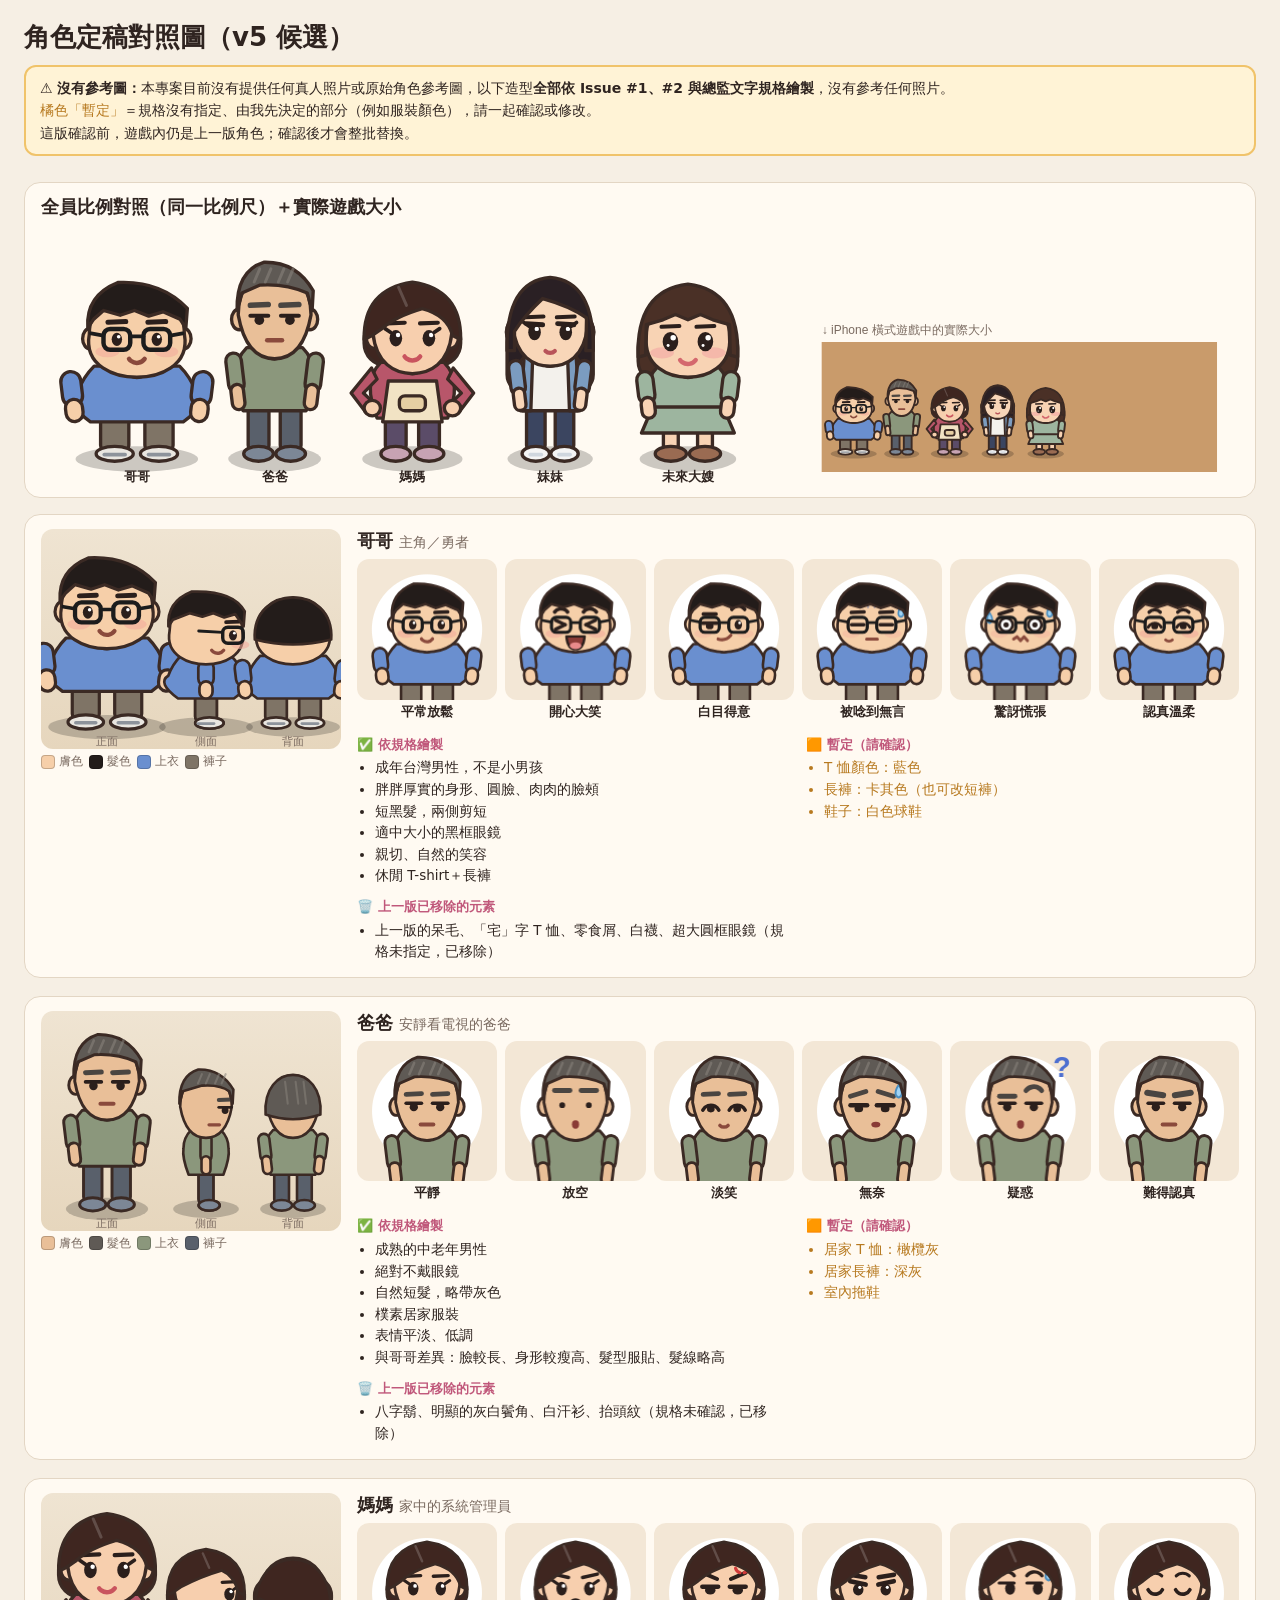
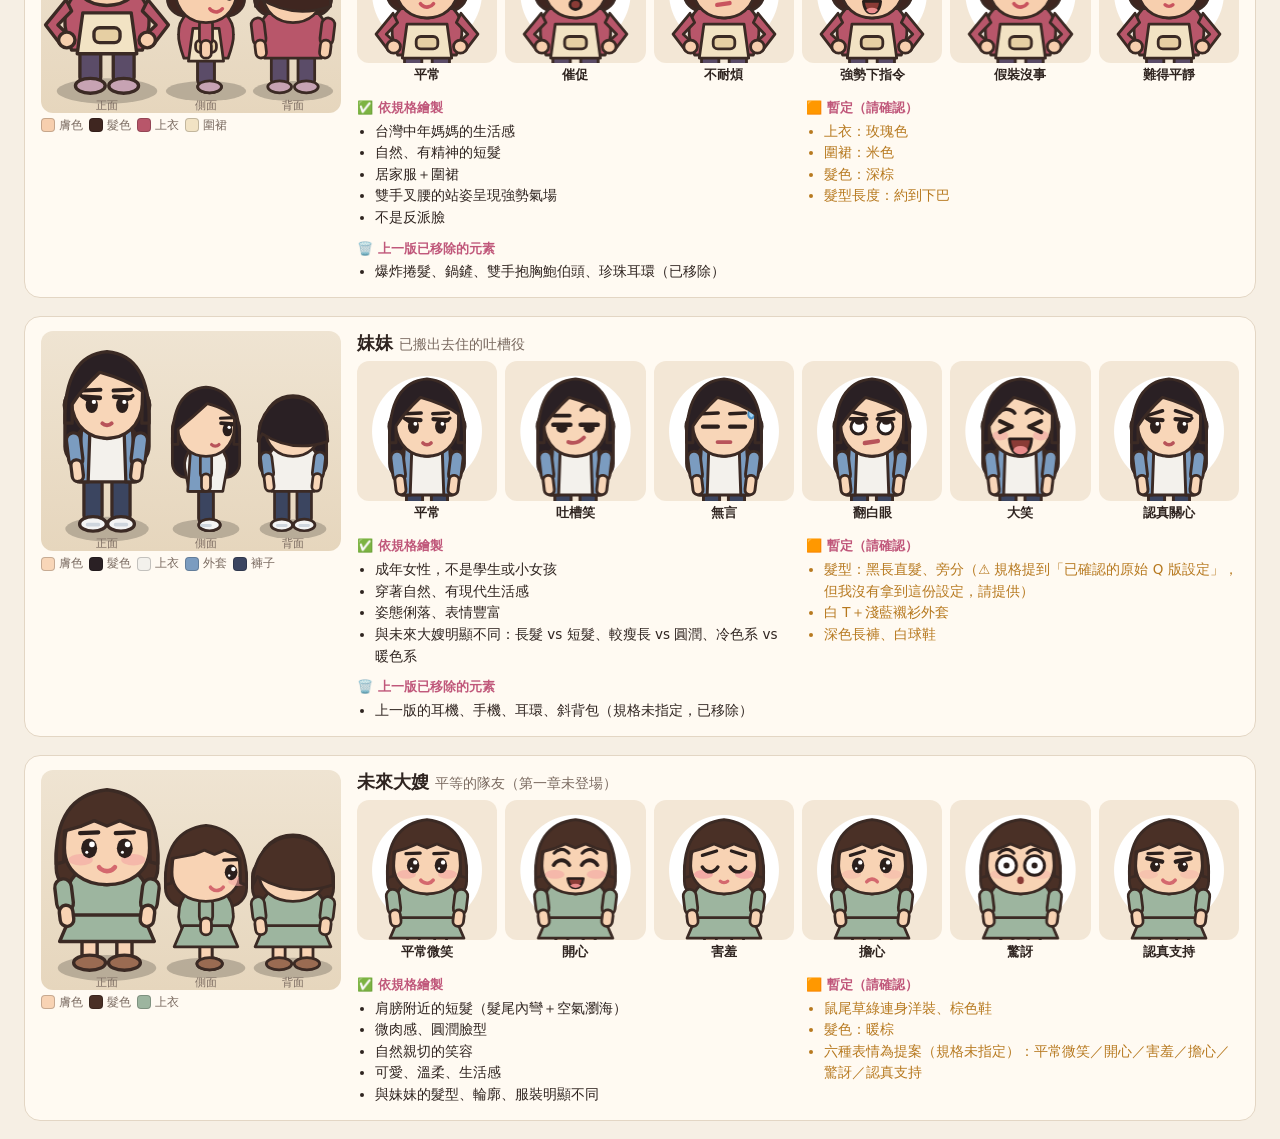
<file: game/design/characters.html>
<!doctype html>
<html lang="zh-Hant">
<head>
<meta charset="utf-8">
<meta name="viewport" content="width=device-width,initial-scale=1">
<title>角色定稿對照圖｜宅男勇者的人生副本</title>
<style>
  :root { --bg: #f6efe4; --card: #fffaf2; --ink: #2f2420; --muted: #7a6a60; --line: #e3d6c4; --accent: #c0577a; --tbd: #b7791f; }
  * { box-sizing: border-box; }
  body { margin: 0; background: var(--bg); color: var(--ink); font-family: "PingFang TC","Noto Sans TC","Microsoft JhengHei",system-ui,sans-serif; }
  header { padding: 20px 24px 8px; }
  h1 { margin: 0 0 4px; font-size: 26px; }
  .warn { background: #fff3d6; border: 2px solid #f0c36a; border-radius: 12px; padding: 10px 14px; margin: 10px 0; line-height: 1.6; font-size: 14px; }
  .lineup { margin: 8px 24px 16px; background: var(--card); border: 1px solid var(--line); border-radius: 16px; padding: 12px 16px; }
  .lineup h2, .card h2 { margin: 0 0 6px; font-size: 18px; }
  .card { margin: 0 24px 18px; background: var(--card); border: 1px solid var(--line); border-radius: 16px; padding: 14px 16px; display: grid; grid-template-columns: 300px 1fr; gap: 16px; }
  .card .role { color: var(--muted); font-size: 14px; margin-left: 6px; font-weight: 400; }
  .views canvas { width: 300px; height: 220px; background: linear-gradient(#efe4d2, #e6d6bd); border-radius: 12px; display: block; }
  .faces { display: grid; grid-template-columns: repeat(6, 1fr); gap: 8px; }
  .faces figure { margin: 0; text-align: center; }
  .faces canvas { width: 100%; aspect-ratio: 1; background: radial-gradient(circle, #fff 0 55%, #f3e7d6 56%); border-radius: 12px; display: block; }
  .faces figcaption { font-size: 13px; margin-top: 3px; font-weight: 700; }
  .spec { display: grid; grid-template-columns: 1fr 1fr; gap: 6px 16px; margin-top: 10px; font-size: 13.5px; line-height: 1.6; }
  .spec h3 { font-size: 13px; margin: 4px 0 2px; color: var(--accent); }
  .spec ul { margin: 0; padding-left: 18px; }
  .tbd { color: var(--tbd); }
  .swatches { display: flex; gap: 6px; flex-wrap: wrap; margin-top: 4px; }
  .sw { display: inline-flex; align-items: center; gap: 4px; font-size: 12px; color: var(--muted); }
  .sw i { width: 14px; height: 14px; border-radius: 4px; border: 1px solid #0003; display: inline-block; }
  @media (max-width: 900px) { .card { grid-template-columns: 1fr; } .faces { grid-template-columns: repeat(3, 1fr); } .spec { grid-template-columns: 1fr; } }
</style>
</head>
<body>
<header>
  <h1>角色定稿對照圖（v5 候選）</h1>
  <div class="warn">
    ⚠️ <b>沒有參考圖：</b>本專案目前沒有提供任何真人照片或原始角色參考圖，以下造型<b>全部依 Issue #1、#2 與總監文字規格繪製</b>，沒有參考任何照片。<br>
    <span class="tbd">橘色「暫定」</span>＝規格沒有指定、由我先決定的部分（例如服裝顏色），請一起確認或修改。<br>
    這版確認前，遊戲內仍是上一版角色；確認後才會整批替換。
  </div>
</header>

<section class="lineup">
  <h2>全員比例對照（同一比例尺）＋實際遊戲大小</h2>
  <canvas id="lineup" style="width:100%;height:260px;display:block"></canvas>
</section>

<main id="cards"></main>

<script src="cast.js"></script>
<script>
const SPEC = {
  bro: {
    ok: ['成年台灣男性，不是小男孩', '胖胖厚實的身形、圓臉、肉肉的臉頰', '短黑髮，兩側剪短', '適中大小的黑框眼鏡', '親切、自然的笑容', '休閒 T-shirt＋長褲'],
    tbd: ['T 恤顏色：藍色', '長褲：卡其色（也可改短褲）', '鞋子：白色球鞋'],
    removed: ['上一版的呆毛、「宅」字 T 恤、零食屑、白襪、超大圓框眼鏡（規格未指定，已移除）'],
    colors: ['skin', 'hair', 'shirt', 'pants'],
  },
  dad: {
    ok: ['成熟的中老年男性', '絕對不戴眼鏡', '自然短髮，略帶灰色', '樸素居家服裝', '表情平淡、低調', '與哥哥差異：臉較長、身形較瘦高、髮型服貼、髮線略高'],
    tbd: ['居家 T 恤：橄欖灰', '居家長褲：深灰', '室內拖鞋'],
    removed: ['八字鬍、明顯的灰白鬢角、白汗衫、抬頭紋（規格未確認，已移除）'],
    colors: ['skin', 'hair', 'shirt', 'pants'],
  },
  mom: {
    ok: ['台灣中年媽媽的生活感', '自然、有精神的短髮', '居家服＋圍裙', '雙手叉腰的站姿呈現強勢氣場', '不是反派臉'],
    tbd: ['上衣：玫瑰色', '圍裙：米色', '髮色：深棕', '髮型長度：約到下巴'],
    removed: ['爆炸捲髮、鍋鏟、雙手抱胸鮑伯頭、珍珠耳環（已移除）'],
    colors: ['skin', 'hair', 'shirt', 'apron'],
  },
  sis: {
    ok: ['成年女性，不是學生或小女孩', '穿著自然、有現代生活感', '姿態俐落、表情豐富', '與未來大嫂明顯不同：長髮 vs 短髮、較瘦長 vs 圓潤、冷色系 vs 暖色系'],
    tbd: ['髮型：黑長直髮、旁分（⚠️ 規格提到「已確認的原始 Q 版設定」，但我沒有拿到這份設定，請提供）', '白 T＋淺藍襯衫外套', '深色長褲、白球鞋'],
    removed: ['上一版的耳機、手機、耳環、斜背包（規格未指定，已移除）'],
    colors: ['skin', 'hair', 'shirt', 'outer', 'pants'],
  },
  sil: {
    ok: ['肩膀附近的短髮（髮尾內彎＋空氣瀏海）', '微肉感、圓潤臉型', '自然親切的笑容', '可愛、溫柔、生活感', '與妹妹的髮型、輪廓、服裝明顯不同'],
    tbd: ['鼠尾草綠連身洋裝、棕色鞋', '髮色：暖棕', '六種表情為提案（規格未指定）：平常微笑／開心／害羞／擔心／驚訝／認真支持'],
    removed: [],
    colors: ['skin', 'hair', 'shirt'],
  },
};
const COLOR_NAME = { skin: '膚色', hair: '髮色', shirt: '上衣', pants: '褲子', apron: '圍裙', outer: '外套' };
const ORDER = ['bro', 'dad', 'mom', 'sis', 'sil'];

function hiDPI(cv) {
  const r = cv.getBoundingClientRect(), dpr = Math.min(3, window.devicePixelRatio || 1);
  cv.width = Math.round(r.width * dpr); cv.height = Math.round(r.height * dpr);
  const ctx = cv.getContext('2d'); ctx.setTransform(dpr, 0, 0, dpr, 0, 0);
  return [ctx, r.width, r.height];
}

function list(title, items, cls) {
  if (!items.length) return '';
  return `<div><h3>${title}</h3><ul class="${cls || ''}">${items.map((i) => `<li>${i}</li>`).join('')}</ul></div>`;
}

const cards = document.getElementById('cards');
ORDER.forEach((id) => {
  const L = Cast.LOOKS[id], S = SPEC[id];
  const el = document.createElement('section');
  el.className = 'card';
  const faces = Object.entries(L.expr).map(([k, e]) => `<figure><canvas data-face="${k}"></canvas><figcaption>${e.label}</figcaption></figure>`).join('');
  const sw = S.colors.map((c) => `<span class="sw"><i style="background:${L[c]}"></i>${COLOR_NAME[c]}</span>`).join('');
  el.innerHTML = `
    <div class="views"><canvas></canvas><div class="swatches">${sw}</div></div>
    <div>
      <h2>${L.name}<span class="role">${L.role}</span></h2>
      <div class="faces">${faces}</div>
      <div class="spec">
        ${list('✅ 依規格繪製', S.ok)}
        ${list('🟧 暫定（請確認）', S.tbd, 'tbd')}
        ${list('🗑️ 上一版已移除的元素', S.removed)}
      </div>
    </div>`;
  cards.appendChild(el);
  const [vctx, vw, vh] = hiDPI(el.querySelector('.views canvas'));
  const M = Cast.metrics(L);
  const k = (vh * 0.78) / -M.top;
  [['down', 0.22], ['right', 0.55], ['up', 0.84]].forEach(([dir, fx]) => {
    vctx.save(); vctx.translate(vw * fx, vh * 0.9); vctx.scale(k * (dir === 'down' ? 1 : 0.8), k * (dir === 'down' ? 1 : 0.8));
    Cast.draw(vctx, 0, 0, L, { dir, face: 'normal' }); vctx.restore();
  });
  vctx.fillStyle = '#7a6a60'; vctx.font = '11px sans-serif'; vctx.textAlign = 'center';
  vctx.fillText('正面', vw * 0.22, vh - 4); vctx.fillText('側面', vw * 0.55, vh - 4); vctx.fillText('背面', vw * 0.84, vh - 4);
  el.querySelectorAll('.faces canvas').forEach((cv) => {
    const r = cv.getBoundingClientRect(), dpr = Math.min(3, window.devicePixelRatio || 1);
    cv.width = cv.height = Math.round(r.width * dpr);
    Cast.portrait(cv, id, cv.dataset.face);
  });
});

// 全員比例對照
(() => {
  const [ctx, w, h] = hiDPI(document.getElementById('lineup'));
  const k = (h * 0.8) / 56;
  ORDER.forEach((id, i) => {
    const L = Cast.LOOKS[id];
    ctx.save(); ctx.translate(w * 0.08 + i * w * 0.115, h * 0.9); ctx.scale(k, k);
    Cast.draw(ctx, 0, 0, L, { face: 'normal' }); ctx.restore();
    ctx.fillStyle = '#2f2420'; ctx.font = 'bold 13px sans-serif'; ctx.textAlign = 'center';
    ctx.fillText(L.name, w * 0.08 + i * w * 0.115, h - 4);
  });
  // 遊戲中實際大小（約 1.4 倍）
  const gx = w * 0.66;
  ctx.fillStyle = '#c99b6b'; ctx.fillRect(gx - 10, h * 0.45, w * 0.33, h * 0.5);
  ctx.fillStyle = '#7a6a60'; ctx.font = '12px sans-serif'; ctx.textAlign = 'left';
  ctx.fillText('↓ iPhone 橫式遊戲中的實際大小', gx - 10, h * 0.42);
  ORDER.forEach((id, i) => {
    ctx.save(); ctx.translate(gx + 22 + i * 48, h * 0.88); ctx.scale(1.4, 1.4);
    Cast.draw(ctx, 0, 0, Cast.LOOKS[id], { face: 'normal' }); ctx.restore();
  });
})();
</script>
</body>
</html>
</file>
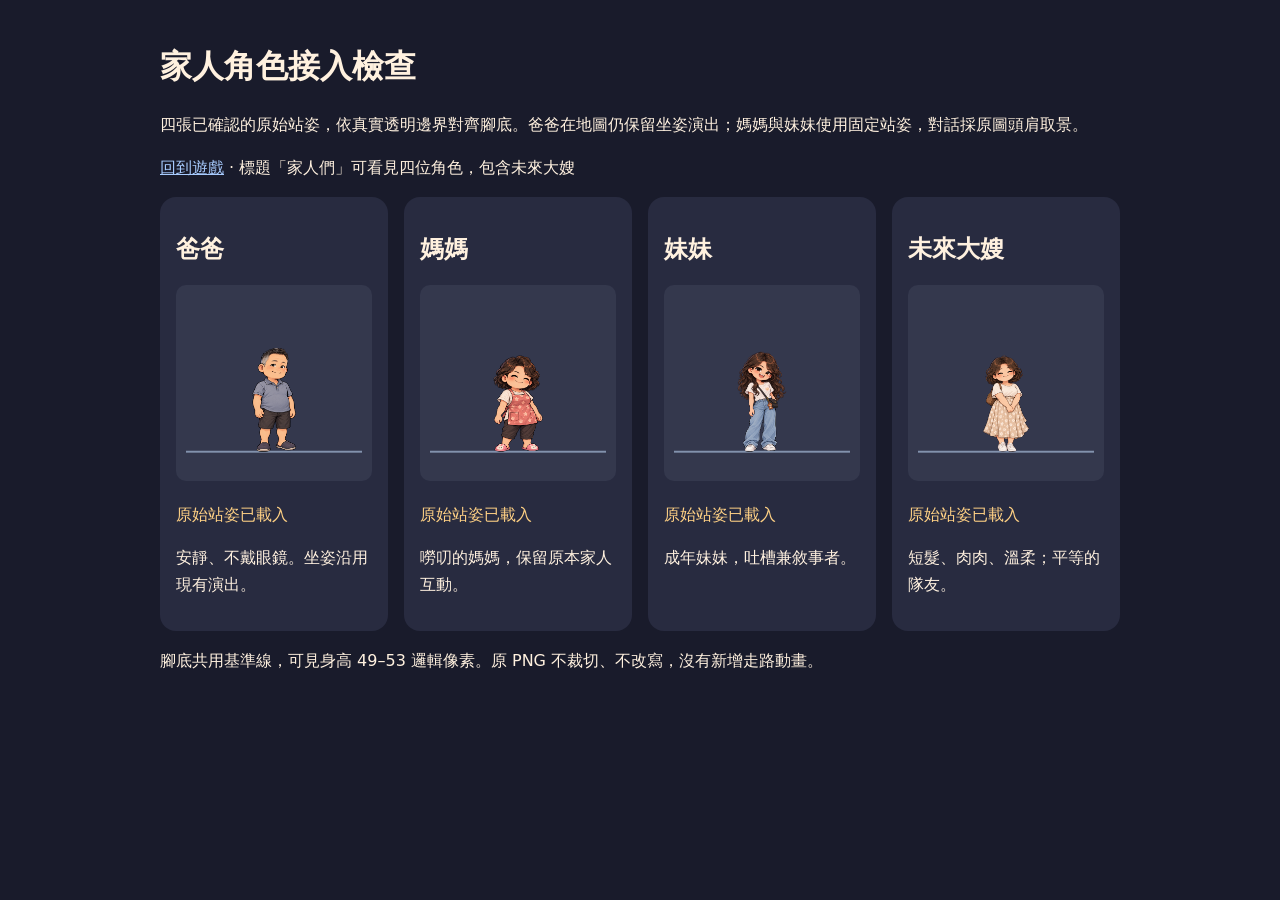
<file: game/design/family-integration.html>
<!doctype html>
<html lang="zh-Hant"><meta charset="utf-8"><meta name="viewport" content="width=device-width,initial-scale=1">
<title>家人素材接入檢查</title>
<style>body{margin:0;padding:24px;background:#191b2b;color:#fff1df;font:16px system-ui}main{max-width:960px;margin:auto}a{color:#a8ccff}.grid{display:grid;grid-template-columns:repeat(auto-fit,minmax(200px,1fr));gap:16px}article{background:#282b40;border-radius:16px;padding:16px}canvas{width:100%;height:auto;aspect-ratio:1;background:#34384d;border-radius:10px}p{line-height:1.7}.status{color:#ffd184}</style>
<main><h1>家人角色接入檢查</h1><p>四張已確認的原始站姿，依真實透明邊界對齊腳底。爸爸在地圖仍保留坐姿演出；媽媽與妹妹使用固定站姿，對話採原圖頭肩取景。</p><p><a href="../index.html">回到遊戲</a> · 標題「家人們」可看見四位角色，包含未來大嫂</p><div class="grid" id="cards"></div><p>腳底共用基準線，可見身高 49–53 邏輯像素。原 PNG 不裁切、不改寫，沒有新增走路動畫。</p></main>
<script src="../art.js"></script><script src="../family-assets.js"></script>
<script>
function render(){
  const cards=document.getElementById('cards');cards.replaceChildren();
  for(const [id,m] of Object.entries(FamilyAssets.manifest)){
    const card=document.createElement('article'), title=document.createElement('h2'), cv=document.createElement('canvas'), status=document.createElement('p'), desc=document.createElement('p');
    title.textContent=m.name; cv.width=400;cv.height=400;
    const ctx=cv.getContext('2d');ctx.scale(4,4);ctx.strokeStyle='#8292ad';ctx.beginPath();ctx.moveTo(5,85);ctx.lineTo(95,85);ctx.stroke();
    if(!FamilyAssets.draw(ctx,50,85,id,{dir:'down',noShadow:true})) {ctx.fillStyle='#fff1df';ctx.font='5px sans-serif';ctx.textAlign='center';ctx.fillText('圖片載入中或暫時不可用',50,50);}
    status.className='status';status.textContent=FamilyAssets.status()[id]==='ready'?'原始站姿已載入':'圖片暫時不可用';
    desc.textContent={dad:'安靜、不戴眼鏡。坐姿沿用現有演出。',mom:'嘮叨的媽媽，保留原本家人互動。',sis:'成年妹妹，吐槽兼敘事者。',bride:'短髮、肉肉、溫柔；平等的隊友。'}[id];
    card.append(title,cv,status,desc);cards.append(card);
  }
}
render();window.addEventListener('familyassetschange',render);
</script></html>
</file>
<file: game/style.css>
/* 宅男勇者的人生副本 — 第一章樣式（iPhone Safari 橫式優先） */
:root {
  --bg: #1d2730;
  --panel: #2f3d47;
  --ink: #fff4e0;
  --accent: #ffcc81;
  --accent-ink: #2b2016;
  --pink: #ff8fa3;
  --sl: env(safe-area-inset-left, 0px);
  --sr: env(safe-area-inset-right, 0px);
  --st: env(safe-area-inset-top, 0px);
  --sb: env(safe-area-inset-bottom, 0px);
  --pad: clamp(128px, 40vh, 178px);
  --abtn: clamp(78px, 26vh, 108px);
}
* { box-sizing: border-box; -webkit-tap-highlight-color: transparent; }
html, body {
  margin: 0; height: 100%; overflow: hidden; background: var(--bg); color: var(--ink);
  font-family: "PingFang TC", "Heiti TC", "Noto Sans TC", "Microsoft JhengHei", system-ui, sans-serif;
  -webkit-user-select: none; user-select: none; -webkit-touch-callout: none;
  -webkit-text-size-adjust: 100%; touch-action: manipulation; overscroll-behavior: none;
}
body { position: fixed; inset: 0; }
#app { position: absolute; left: 0; top: 0; width: 100%; height: var(--app-h, 100%); overflow: hidden; }
[hidden] { display: none !important; }
button { font: inherit; color: inherit; cursor: pointer; touch-action: manipulation; }

.screen { position: absolute; inset: 0; display: none; }
.screen.active { display: block; }

.btn {
  border: 0; border-radius: 14px; padding: 12px 26px; font-size: clamp(16px, 4.6vh, 21px); font-weight: 700;
  background: #44535d; color: var(--ink); box-shadow: 0 4px 0 rgba(0,0,0,.35); min-height: 48px;
}
.btn.primary { background: var(--accent); color: var(--accent-ink); }
.btn:active { transform: translateY(2px); box-shadow: 0 2px 0 rgba(0,0,0,.35); }
.btn:disabled { opacity: .4; }

/* ---------- 標題 ---------- */
#title { background: radial-gradient(circle at 30% 20%, #3d5160, #1d2730 70%); }
#titleArt { position: absolute; inset: 0; width: 100%; height: 100%; }
.title-wrap {
  position: absolute; top: 50%; transform: translateY(-50%);
  left: calc(6vw + var(--sl)); max-width: 54%; text-align: left;
}
.title-badge {
  display: inline-block; background: var(--pink); color: #3a1520; font-weight: 800; letter-spacing: 2px;
  font-size: clamp(11px, 3vh, 14px); padding: 3px 10px; border-radius: 999px;
}
h1 { font-size: clamp(30px, 11vh, 60px); line-height: 1.15; margin: 10px 0 6px; text-shadow: 0 4px 0 #0e1418; }
.subtitle { font-size: clamp(14px, 4.4vh, 20px); margin: 0 0 clamp(10px, 4vh, 22px); color: var(--accent); }
.title-buttons { display: flex; gap: 12px; flex-wrap: wrap; }
.note { font-size: clamp(11px, 3.2vh, 14px); opacity: .75; margin: 12px 0 0; }
.note.warn { color: #ffd08a; opacity: 1; }

/* ---------- 遊戲 ---------- */
#familyGallery { position:absolute;inset:0;z-index:70;overflow:auto;background:#1d2730;padding:12px max(16px,var(--sl)); }
#familyGallery header { display:flex;align-items:center;justify-content:space-between;gap:12px; }
#familyGallery h2 { margin:0;font-size:clamp(18px,5vh,26px);color:var(--accent); }
#familyGallery .btn { min-height:44px;padding:7px 18px;font-size:16px; }
.family-grid { display:grid;grid-template-columns:repeat(4,minmax(0,1fr));gap:12px;margin-top:8px; }
.family-grid figure { margin:0;text-align:center;background:linear-gradient(#344653,#293743);border:1px solid #657784;border-radius:14px;overflow:hidden; }
.family-grid img { width:100%;height:clamp(125px,55vh,290px);object-fit:contain;display:block; }
.family-grid figcaption { font-size:16px;font-weight:700;padding:4px; }
#familyGallery p { margin:8px 0;font-size:13px;line-height:1.5;text-align:center;color:#d5e0e7; }
@media (orientation:portrait) { .family-grid { grid-template-columns:repeat(2,minmax(0,1fr)); } .family-grid img { height:26vh; } }
#game { background: #141b21; }
#view { position: absolute; inset: 0; width: 100%; height: 100%; display: block; touch-action: none; }
#hud {
  position: absolute; top: 0; left: 0; right: 0; display: flex; justify-content: space-between; align-items: flex-start; gap: 8px;
  padding: calc(8px + var(--st)) calc(10px + var(--sr)) 0 calc(10px + var(--sl)); pointer-events: none;
}
#objective {
  pointer-events: auto; background: rgba(20,26,32,.82); border: 2px solid var(--accent); border-radius: 12px;
  padding: 5px 10px; font-size: clamp(12px, 3.6vh, 15px); line-height: 1.4; max-width: 46vw; white-space: pre-line;
}
.obj-label { display: inline-block; background: var(--accent); color: var(--accent-ink); font-weight: 800; border-radius: 6px; padding: 0 6px; margin-right: 6px; }
.hud-btns { display: flex; gap: 6px; pointer-events: auto; }
.hud-btns button {
  background: rgba(20,26,32,.82); border: 2px solid #56656f; border-radius: 12px; min-width: 48px; min-height: 48px;
  padding: 2px 8px; font-size: 18px; display: flex; flex-direction: column; align-items: center; justify-content: center; line-height: 1.1;
}
.hud-btns button span { font-size: 10px; opacity: .85; }

#controls { position: absolute; inset: 0; pointer-events: none; }
/* 方向鍵：外層是加大的感應區，內層 .dpad-vis 是看得到的按鍵 */
#dpad {
  position: absolute; left: calc(var(--sl) - var(--pad) * 0.12); bottom: calc(var(--sb) - var(--pad) * 0.14);
  width: calc(var(--pad) * 1.5); height: calc(var(--pad) * 1.5);
  pointer-events: auto; touch-action: none; display: flex; align-items: center; justify-content: center;
}
#dpad .dpad-vis {
  position: relative; width: var(--pad); height: var(--pad); border-radius: 50%;
  background: rgba(255,255,255,.08); pointer-events: none;
  /* Keep the exact touch geometry; hide only the directional pad artwork. */
  opacity: 0;
}
#dpad .arm {
  position: absolute; width: 36%; height: 36%; display: flex; align-items: center; justify-content: center;
  background: rgba(20,26,32,.75); border: 2px solid rgba(255,255,255,.35); color: rgba(255,255,255,.85);
  font-size: clamp(14px, 4vh, 20px); border-radius: 10px; pointer-events: none; transition: background .06s, transform .06s;
}
#dpad .up { left: 32%; top: 0; } #dpad .down { left: 32%; bottom: 0; }
#dpad .left { left: 0; top: 32%; } #dpad .right { right: 0; top: 32%; }
#dpad .arm.on { background: var(--accent); color: var(--accent-ink); border-color: #fff; transform: scale(1.08); }
#dpad .knob {
  position: absolute; left: 36%; top: 36%; width: 28%; height: 28%; border-radius: 50%;
  background: rgba(255,255,255,.28); border: 2px solid rgba(255,255,255,.5); pointer-events: none;
}
#dpad.active .knob { background: rgba(255,204,129,.85); }
#btnA {
  position: absolute; right: calc(20px + var(--sr)); bottom: calc(22px + var(--sb)); width: var(--abtn); height: var(--abtn);
  border-radius: 50%; border: 3px solid rgba(255,255,255,.5); background: rgba(255,143,163,.55); pointer-events: auto;
  display: flex; flex-direction: column; align-items: center; justify-content: center; touch-action: none; padding: 0;
}
#btnA::before { content: ''; position: absolute; inset: -22px; border-radius: 50%; } /* 加大點擊範圍 */
#btnA.pressed { transform: scale(.92); filter: brightness(1.15); }
#btnA b { font-size: clamp(22px, 7vh, 32px); line-height: 1; }
#btnA span { font-size: clamp(10px, 3vh, 13px); font-weight: 700; }
#btnA.ready { background: var(--pink); border-color: #fff; animation: pulse 1s infinite; }
@keyframes pulse { 50% { box-shadow: 0 0 0 8px rgba(255,143,163,.25); } }

/* ---------- 超市 ---------- */
#shop {
  background: linear-gradient(#e9f3f5 0 30%, #d8e6ea 30% 100%);
  color: #23323a;
}
.shop-sign {
  position: absolute; top: calc(8px + var(--st)); left: 50%; transform: translateX(-50%);
  background: #2f8f6a; color: #fff; font-weight: 800; padding: 4px 18px; border-radius: 10px; font-size: clamp(14px, 4.4vh, 20px);
  box-shadow: 0 3px 0 #1d5e45;
}
.shelves { position: absolute; left: 0; right: 0; top: 16%; padding: 0 calc(16px + var(--sr)) 0 calc(16px + var(--sl)); }
.shelf {
  display: flex; justify-content: space-around; font-size: clamp(20px, 7vh, 36px);
  border-bottom: 8px solid #a77b52; margin-bottom: 1.5vh; padding: 0 4%;
}
#shopBro { position: absolute; left: 50%; bottom: 36%; width: 120px; height: 120px; transform: translateX(-50%); }
#shopHud {
  position: absolute; top: calc(8px + var(--st)); left: calc(10px + var(--sl)); display: flex; flex-direction: column; gap: 6px;
}
.chips { display: flex; gap: 4px; }
.chip { background: #fff; border: 2px solid #9fb3ba; border-radius: 999px; padding: 1px 9px; font-size: clamp(11px, 3.4vh, 14px); }
.chip.done { background: #2f8f6a; color: #fff; border-color: #2f8f6a; }
.chip.done::before { content: '✔ '; }
.mood { font-size: clamp(11px, 3.4vh, 14px); background: #fff; border-radius: 10px; padding: 2px 9px; width: max-content; }
.mood b { font-size: 1.4em; vertical-align: middle; }

/* ---------- 章節完成 ---------- */
#clear { background: radial-gradient(circle at 70% 30%, #4a3a5c, #1d2730 70%); overflow-y: auto; -webkit-overflow-scrolling: touch; }
.clear-wrap {
  display: flex; gap: 20px; padding: calc(14px + var(--st)) calc(18px + var(--sr)) calc(18px + var(--sb)) calc(18px + var(--sl));
  min-height: 100%; align-items: center; justify-content: center; flex-wrap: wrap;
}
.clear-col { flex: 1 1 300px; max-width: 460px; }
.clear-col h2 { font-size: clamp(20px, 6vh, 30px); margin: 8px 0; line-height: 1.3; }
.clear-col h3 { margin: 10px 0 4px; font-size: 16px; color: var(--accent); }
.stats, .ach { list-style: none; margin: 0; padding: 0; font-size: clamp(13px, 3.8vh, 16px); line-height: 1.7; }
.ach li.locked { opacity: .5; }
.teaser { background: rgba(0,0,0,.3); border: 2px dashed var(--pink); border-radius: 16px; padding: 14px 18px; }
.teaser p { font-size: clamp(13px, 3.8vh, 16px); line-height: 1.6; margin: 6px 0; }
.next { color: var(--pink); font-weight: 800; letter-spacing: 3px; font-size: 13px; }
.soon { color: var(--accent); font-weight: 700; }

/* ---------- 對話 ---------- */
#dialogLayer {
  position: absolute; inset: 0; z-index: 30; display: flex; flex-direction: column; justify-content: flex-end; align-items: center;
  padding: 0 calc(12px + var(--sr)) calc(10px + var(--sb)) calc(12px + var(--sl));
  background: linear-gradient(transparent 55%, rgba(0,0,0,.25));
}
#dialog {
  position: relative; display: flex; gap: 10px; width: 100%; max-width: 920px;
  background: rgba(22,28,35,.94); border: 3px solid var(--accent); border-radius: 16px;
  padding: 10px 16px 10px 12px; min-height: clamp(96px, 30vh, 150px); max-height: 44vh;
}
#portrait {
  flex: none; width: clamp(76px, 26vh, 130px); height: clamp(76px, 26vh, 130px);
  margin-top: calc(-1 * clamp(28px, 10vh, 56px)); align-self: flex-start;
  background: radial-gradient(circle, #ffe9c7 0 58%, transparent 60%);
}
#dialog.no-portrait #portrait { display: none; }
.dlg-body { flex: 1; min-width: 0; display: flex; flex-direction: column; }
#dlgName {
  align-self: flex-start; background: var(--accent); color: var(--accent-ink); font-weight: 800; border-radius: 999px;
  padding: 1px 12px; font-size: clamp(12px, 3.8vh, 16px); margin-bottom: 4px;
}
#dlgName:empty { display: none; }
#dialog.narr #dlgText { color: #cfe3ff; font-style: normal; }
#dialog.sys { border-color: var(--pink); }
#dialog.sys #dlgName { background: var(--pink); color: #3a1520; }
#dlgText {
  font-size: clamp(15px, min(4.8vh, 4.6vw), 21px); line-height: 1.55; overflow-y: auto; white-space: pre-line;
  -webkit-overflow-scrolling: touch;
}
#dlgNext { position: absolute; right: 12px; bottom: 6px; color: var(--accent); animation: bounce .8s infinite; }
@keyframes bounce { 50% { transform: translateY(3px); } }
#choices {
  display: flex; flex-direction: column; align-items: stretch; gap: 6px; width: min(460px, 70vw); align-self: flex-end;
  margin: 0 0 8px; max-height: 50vh; overflow-y: auto;
}
#choices:empty { display: none; }
#choices button {
  text-align: left; border: 2px solid #fff; border-radius: 12px; background: rgba(43,32,22,.95); color: var(--ink);
  padding: 8px 14px; font-size: clamp(14px, 4.2vh, 18px); min-height: 44px; animation: slidein .2s ease-out both;
}
#choices button:active { background: var(--accent); color: var(--accent-ink); }
@keyframes slidein { from { transform: translateX(20px); opacity: 0; } }

/* ---------- 覆蓋層 ---------- */
.overlay { position: absolute; inset: 0; z-index: 40; background: rgba(0,0,0,.55); display: flex; align-items: center; justify-content: center; padding: 12px; }
.panel { background: var(--panel); border: 3px solid var(--accent); border-radius: 16px; width: min(560px, 92vw); max-height: 88%; display: flex; flex-direction: column; }
.panel.small { padding: 16px; width: min(420px, 90vw); }
.panel.small p { margin: 0 0 14px; font-size: 17px; line-height: 1.5; }
.panel .row { display: flex; gap: 10px; justify-content: flex-end; }
.panel-head { display: flex; justify-content: space-between; align-items: center; padding: 8px 12px; font-weight: 800; font-size: 18px; border-bottom: 2px solid #44535d; }
.panel-head button { background: none; border: 0; font-size: 22px; min-width: 44px; min-height: 40px; }
#bagList { list-style: none; margin: 0; padding: 8px 12px; overflow-y: auto; -webkit-overflow-scrolling: touch; }
#bagList li { display: flex; gap: 10px; padding: 8px 4px; border-bottom: 1px dashed #56656f; }
#bagList .ic { font-size: 30px; line-height: 1; }
#bagList b { display: block; color: var(--accent); }
#bagList small { display: block; font-size: 14px; line-height: 1.5; opacity: .9; white-space: pre-line; }
#bagList .empty { opacity: .7; justify-content: center; }

.item-card {
  background: linear-gradient(#fff8e8, #ffe7bf); color: #3a2a18; border-radius: 18px; border: 4px solid #fff;
  padding: 12px 20px; text-align: center; width: min(420px, 88vw); animation: pop .35s cubic-bezier(.2,1.6,.4,1) both;
  max-height: 92%; overflow-y: auto;
}
.item-head { font-weight: 800; color: #c0577a; font-size: 14px; }
.item-icon { font-size: clamp(36px, 14vh, 64px); line-height: 1.2; }
.item-name { font-size: clamp(17px, 5vh, 22px); font-weight: 800; }
.item-desc { font-size: clamp(13px, 3.8vh, 15px); line-height: 1.5; margin: 6px 0; white-space: pre-line; }
.tap { font-size: 12px; opacity: .6; }
@keyframes pop { from { transform: scale(.5); opacity: 0; } }

#card {
  position: absolute; inset: 0; z-index: 50; background: #0d1216; display: flex; flex-direction: column; align-items: center; justify-content: center;
  animation: fade 1.8s ease both; pointer-events: none;
}
.card-title { font-size: clamp(24px, 9vh, 44px); font-weight: 800; color: var(--accent); }
.card-sub { font-size: clamp(14px, 4.4vh, 20px); margin-top: 8px; }
@keyframes fade { 0% { opacity: 0; } 20%, 80% { opacity: 1; } 100% { opacity: 0; } }

#phone {
  position: absolute; z-index: 45; top: calc(8px + var(--st)); right: calc(12px + var(--sr)); width: min(320px, 60vw);
  background: #fff; color: #222; border-radius: 14px; padding: 8px 12px; box-shadow: 0 6px 18px rgba(0,0,0,.4);
  animation: drop .3s ease-out both; pointer-events: none;
}
.phone-app { font-size: 11px; color: #2f8f6a; font-weight: 700; }
.phone-from { font-weight: 800; font-size: 14px; }
.phone-text { font-size: clamp(13px, 3.8vh, 16px); line-height: 1.45; }
@keyframes drop { from { transform: translateY(-30px); opacity: 0; } }

#toast {
  position: absolute; z-index: 60; left: 50%; top: calc(56px + var(--st)); transform: translateX(-50%);
  background: rgba(20,26,32,.95); border: 2px solid var(--accent); border-radius: 999px; padding: 6px 16px;
  font-size: clamp(13px, 3.8vh, 16px); max-width: 90vw; text-align: center; pointer-events: none; animation: drop .25s ease-out both;
}

.shake { animation: shake .4s; }
@keyframes shake { 20% { transform: translate(-6px, 2px); } 40% { transform: translate(5px, -3px); } 60% { transform: translate(-4px, 1px); } 80% { transform: translate(3px, 2px); } }

/* ---------- 直式提示 ---------- */
#rotate {
  display: none; position: absolute; inset: 0; z-index: 80; background: rgba(13,18,22,.96);
  flex-direction: column; align-items: center; justify-content: center; text-align: center; padding: 24px; gap: 4px;
}
#rotate p { margin: 6px 0; font-size: 18px; }
#rotate .small { font-size: 13px; opacity: .75; }
.rotate-phone { font-size: 64px; animation: turn 2s ease-in-out infinite; }
@keyframes turn { 0%, 30% { transform: rotate(0); } 60%, 100% { transform: rotate(-90deg); } }
@media (orientation: portrait) and (hover: none) {
  #rotate:not(.dismissed) { display: flex; }
}

/* 直式時的版面微調 */
@media (orientation: portrait) {
  .title-wrap { left: 50%; transform: translate(-50%, -50%); max-width: 88%; text-align: center; top: 58%; }
  .title-buttons { justify-content: center; }
  #objective { max-width: 58vw; }
  .hud-btns button span { display: none; }
  #choices { width: 92vw; }
}
@media (max-height: 360px) {
  .hud-btns button span { display: none; }
}

#errorBar {
  position: absolute; z-index: 99; left: 0; right: 0; bottom: 0; background: #b3263a; color: #fff;
  padding: 10px calc(12px + var(--sr)) calc(10px + var(--sb)) calc(12px + var(--sl)); display: flex; gap: 10px; align-items: center; font-size: 14px;
}
#errorBar .msg { flex: 1; }
#errorBar button { background: #fff; color: #b3263a; border: 0; border-radius: 8px; padding: 6px 10px; font-weight: 700; min-height: 36px; }
</file>
<file: pixel/style.css>
:root{color-scheme:dark;font-family:system-ui,"Microsoft JhengHei",sans-serif;background:#151e29;color:#f3dfb1}*{box-sizing:border-box}body{margin:0;overflow:hidden;overscroll-behavior:none}button{font:inherit;color:inherit;cursor:pointer;touch-action:manipulation}button:focus-visible{outline:3px solid #efc46b;outline-offset:3px}[hidden]{display:none!important}#app{height:100dvh;position:relative;overflow:hidden;background:radial-gradient(ellipse at center,#344048,#151e29 80%);padding:env(safe-area-inset-top) env(safe-area-inset-right) env(safe-area-inset-bottom) env(safe-area-inset-left);isolation:isolate}header{height:44px;display:flex;align-items:center;justify-content:space-between;padding:4px 20px;border-bottom:2px solid #596568;background:#18232ce8}header b{font-size:17px;letter-spacing:3px}header span{font-size:11px;margin-left:15px;color:#afbeb7}#help{width:32px;height:30px;background:#334650;border:1px solid #7d9392}#stage{position:absolute;inset:54px 12px 24px;display:grid;place-items:center;pointer-events:none}canvas{display:block;width:min(100%,calc((100dvh - 84px)* 1.666667));height:auto;max-height:100%;image-rendering:crisp-edges;image-rendering:pixelated;box-shadow:0 0 0 3px #596568,0 0 0 7px #111b24;touch-action:none}#quest{position:absolute;top:50px;left:22px;font-size:12px;color:#f6e4b9;text-shadow:1px 2px #101a23;background:#1b2936df;padding:5px 9px;border-left:3px solid #e8b25a;white-space:pre-line;pointer-events:none}#hint{position:absolute;bottom:24px;left:50%;transform:translateX(-50%);font-size:12px;background:#14212bdd;padding:4px 10px;white-space:nowrap;pointer-events:none}#hint:empty{display:none}#pad{position:absolute;left:max(10px,env(safe-area-inset-left));bottom:max(8px,env(safe-area-inset-bottom));width:170px;height:170px;touch-action:none;user-select:none;opacity:0;z-index:3}#action{position:absolute;right:max(22px,env(safe-area-inset-right));bottom:max(24px,env(safe-area-inset-bottom));width:74px;height:74px;border:3px solid #f3dfaa;border-radius:18px;background:#435b65e8;box-shadow:0 5px #172632;font:bold 30px Georgia,serif;z-index:5;touch-action:none}#action span{display:block;font:10px system-ui;letter-spacing:2px}#action:active{background:#627e7b;transform:translateY(2px)}#dialog{position:absolute;left:max(16px,env(safe-area-inset-left));right:max(112px,env(safe-area-inset-right));bottom:max(18px,env(safe-area-inset-bottom));z-index:6;background:#182c3bf5;border:3px solid #e7cc8d;box-shadow:0 0 0 3px #324454,0 6px #101b25;padding:10px 16px;max-height:calc(100dvh - 80px);overflow:auto;touch-action:manipulation}#speaker{color:#efbd68;font-size:14px}#line{font-size:15px;line-height:1.6;white-space:pre-line;margin:5px 0}#next{display:block;text-align:right;color:#95b5b2;font-size:10px}#choices{display:grid;gap:5px}#choices button{background:#334d59;border:1px solid #79918b;text-align:left;padding:8px 10px;font-size:13px}.overlay{position:absolute;inset:0;display:grid;place-items:center;background:#142330d9;z-index:10;overflow:auto;padding:16px}.panel{width:min(460px,100%);text-align:center;background:#20333ded;border:3px solid #b69a60;padding:22px;box-shadow:0 0 0 4px #142330}.eyebrow{font-size:9px;letter-spacing:3px;color:#8caaa7}h1{font-size:31px;letter-spacing:5px;line-height:1.25;margin:12px 0;color:#efcf8d}.panel p{font-size:13px}.panel button{padding:10px 35px;background:#d4aa67;color:#152937;border:2px solid #f2dba5;font-weight:bold}.instructions{line-height:1.7;color:#d3ded4}.panel small{font-size:10px;color:#90a8a4}footer{position:absolute;bottom:3px;right:16px;font-size:8px;letter-spacing:2px;color:#7b9697;pointer-events:none}#notice{position:absolute;top:54px;left:50%;transform:translateX(-50%);max-width:85%;background:#243d49;border:1px solid #d4aa67;padding:10px 16px;font-size:12px;z-index:12}@media(max-width:500px){header span{display:none}#stage{inset:80px 8px 185px}#quest{top:52px;left:12px;font-size:11px}#dialog{left:10px;right:10px;bottom:112px;padding:10px;max-height:calc(100dvh - 175px)}#line{font-size:14px}#hint{bottom:175px}#pad{width:175px;height:175px}.panel{padding:18px}h1{font-size:29px}}@media(max-height:430px){.panel{padding:12px;max-width:580px}h1{font-size:24px;margin:5px 0}h1 br{display:none}.panel p{margin:7px 0}.instructions{font-size:11px!important;line-height:1.4}.panel button{padding:8px 30px}}

#portrait{float:left;width:48px;height:72px;max-height:none;margin:0 14px 8px 0;box-shadow:none;background:#293c45;border:1px solid #9e956e}#choices{clear:both}@media(max-width:500px){#portrait{width:40px;height:60px;margin-right:10px}#stage{align-items:start;padding-top:16px}}
</file>
